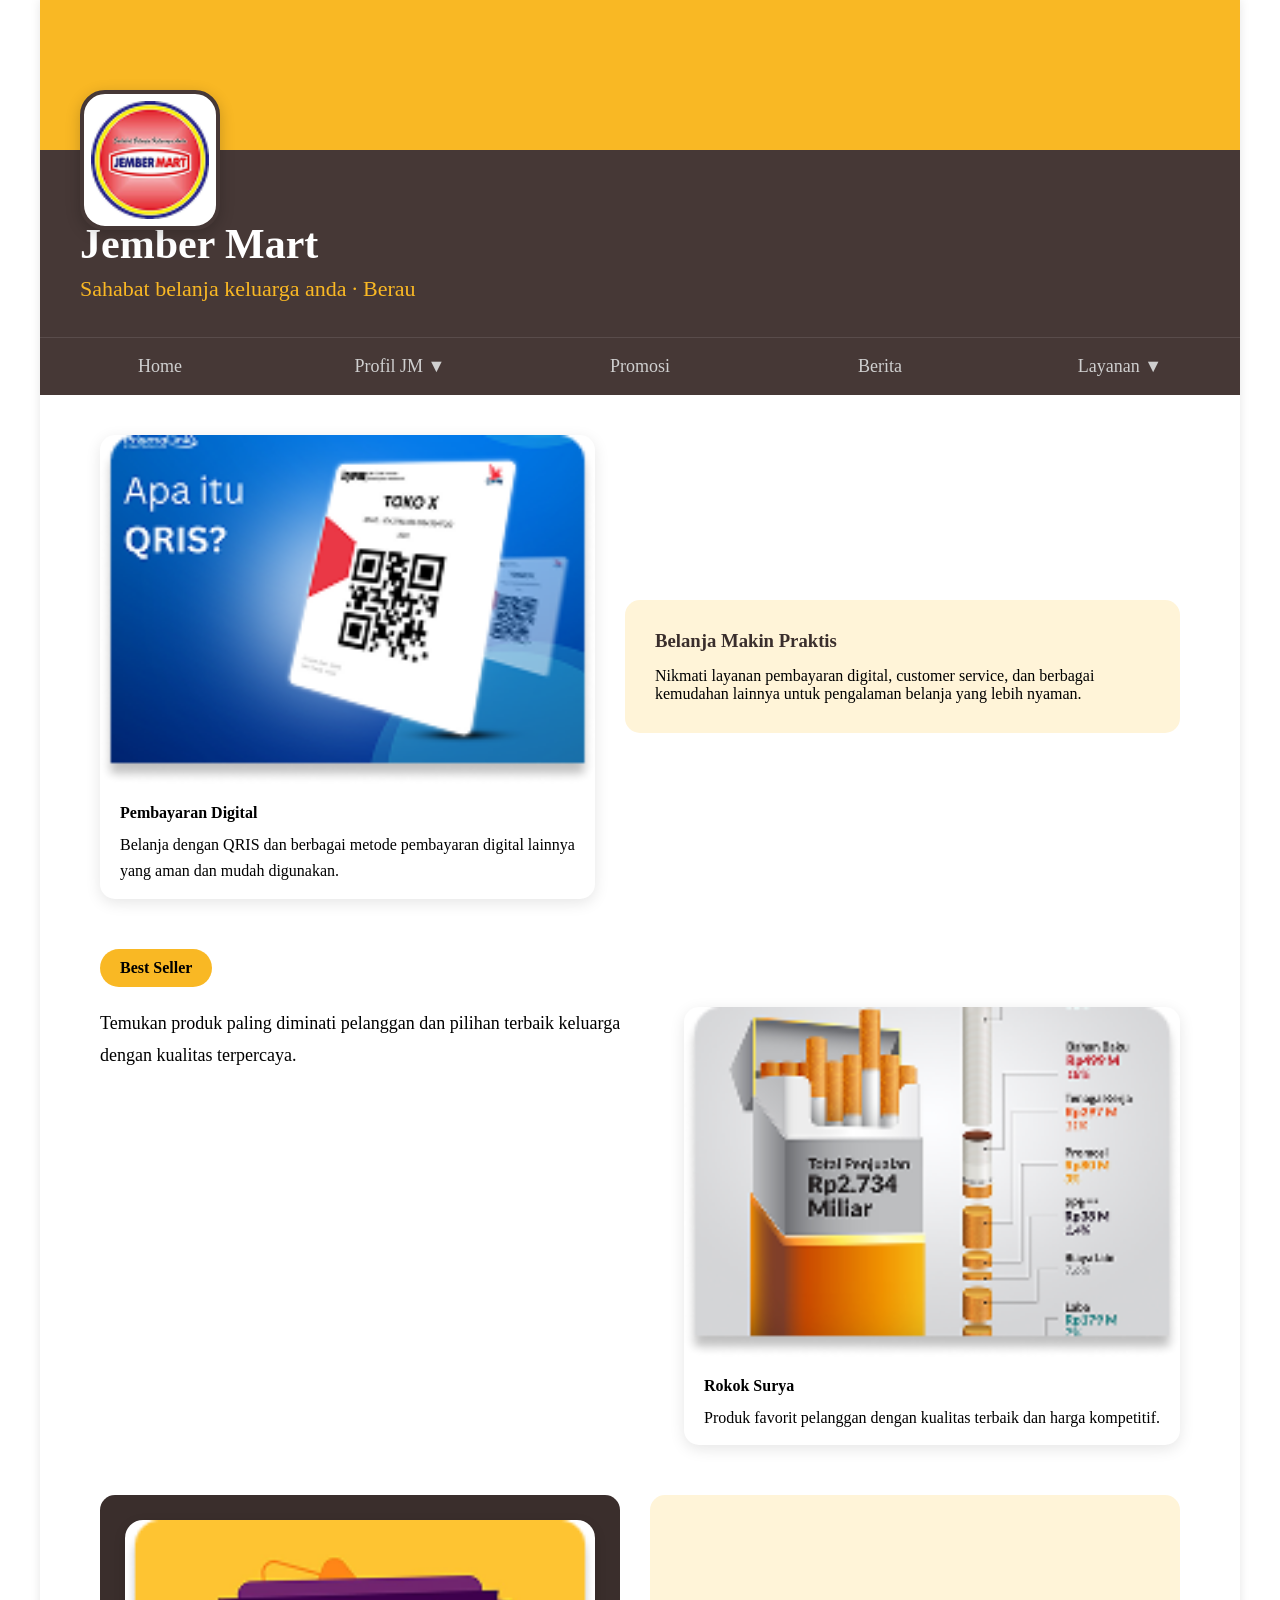
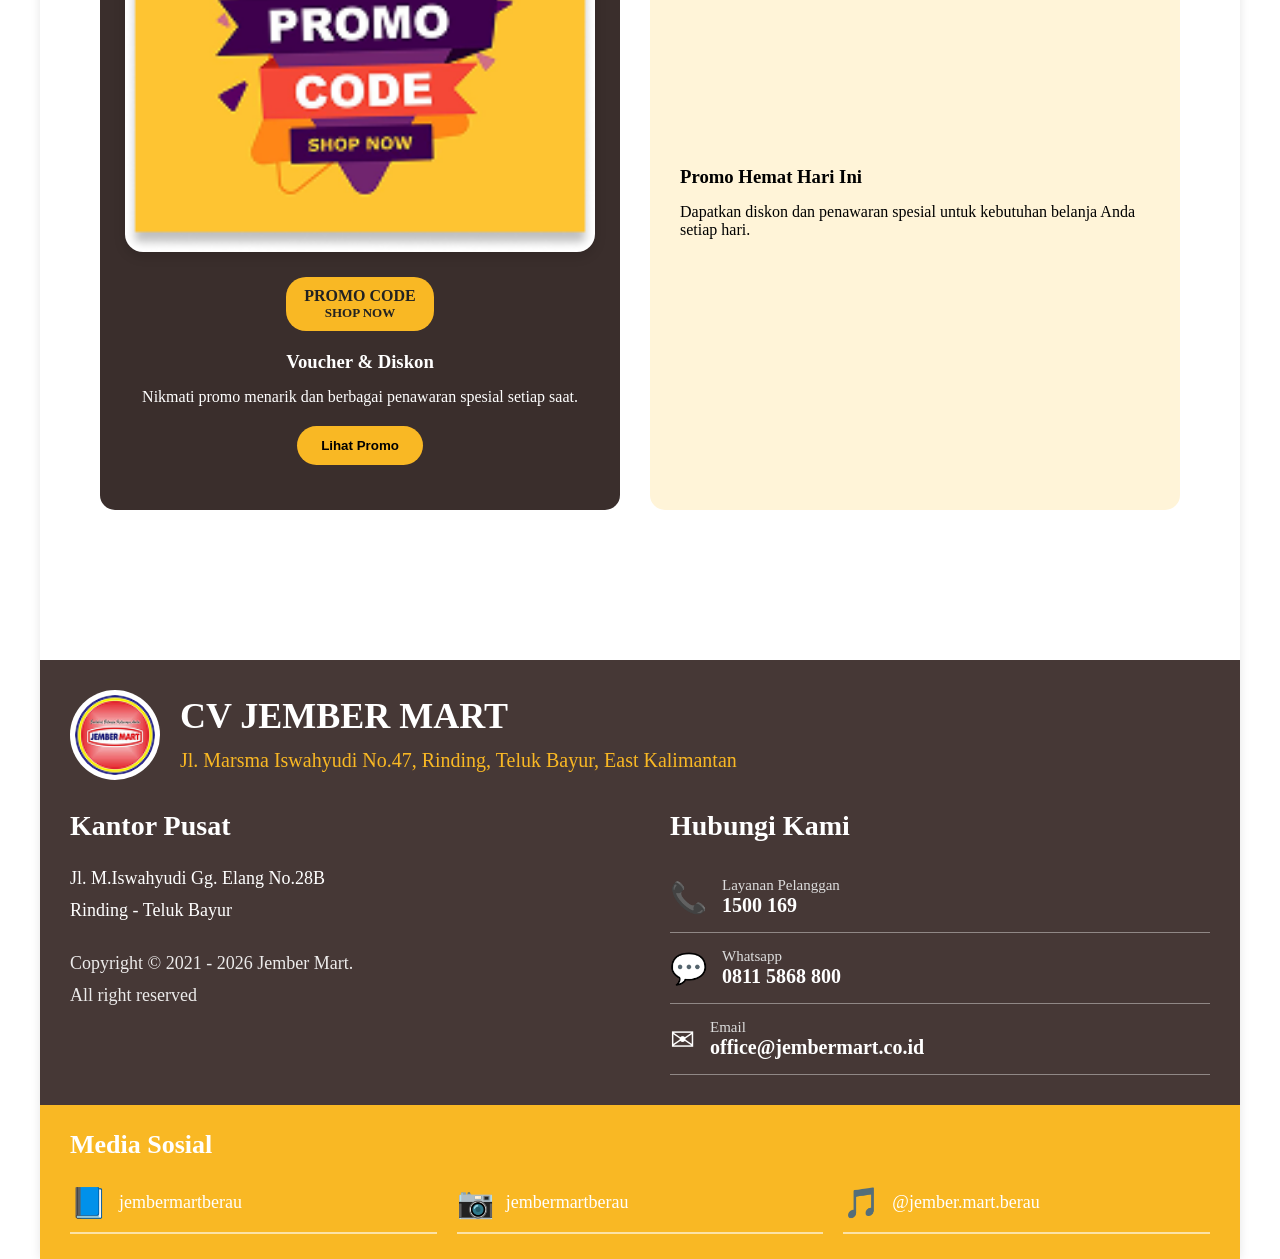
<file: index.html>
<!DOCTYPE html>
<html lang="id">
<head>
    <meta charset="UTF-8">
    <meta name="viewport" content="width=device-width, initial-scale=1.0">
    <title>Jember Mart - Berau</title>
    <link rel="stylesheet" href="style.css">
    <style>
        .container {
            max-width: 1200px;
            margin: 0 auto;
            background-color: #ffffff;
            box-shadow: 0 0 10px rgba(0,0,0,0.1);
        }
    </style>
</head>
<body>

<div class="container">

    <!-- HEADER -->
<header class="header-cover">

    <div class="cover-kuning"></div>

    <div class="profil-header">

        <div class="logo-box">
            <img src="Asset/OIP (1) 1-2.png" alt="Logo Jember Mart">
        </div>

        <div class="info-header">
            <h1>Jember Mart</h1>
            <p>Sahabat belanja keluarga anda · Berau</p>
        </div>

    </div>

</header>

<nav class="navbar">
    <a href="index.html" class="nav-link active">Home</a>

    <div class="dropdown">
        <a href="profilJM.html" class="nav-link">
            Profil JM ▼
        </a>

        <div class="dropdown-content">
            <a href="profilJM.html#tentang">Tentang Jember Mart</a>
            <a href="sejarah.html">Sejarah Jember Mart</a>
        </div>
    </div>

    <a href="promosi.html" class="nav-link">Promosi</a>
    <a href="berita.html" class="nav-link">Berita</a>

<div class="dropdown">
    <a href="#" class="nav-link">
        Layanan ▼
    </a>

    <div class="dropdown-content">
        <a href="pengajuan_produk.html">
            Pengajuan Produk
        </a>

        <a href="verifikasi_produk.html">
            Verifikasi Produk
        </a>
    </div>
</div>
</nav>


    <!-- CONTENT -->
    <main class="content">

        <!-- QRIS -->
        <section class="row qris">

            <div class="col-left">
                <div class="card-style">

                    <img src="Asset/Rectangle 12.png"
                         alt="QRIS"
                         class="foto-kartu">

                    <h4>Pembayaran Digital</h4>

                    <p>
                        Belanja dengan QRIS dan berbagai metode
                        pembayaran digital lainnya yang aman
                        dan mudah digunakan.
                    </p>

                </div>
            </div>

            <div class="col-right">
                <h3>Belanja Makin Praktis</h3>

                <p>
                    Nikmati layanan pembayaran digital,
                    customer service, dan berbagai kemudahan
                    lainnya untuk pengalaman belanja yang
                    lebih nyaman.
                </p>
            </div>

        </section>

        <!-- BEST SELLER -->
        <section class="section">

            <div class="badge">
                Best Seller
            </div>

            <div class="row bestseller">

                <div class="col-left">
                    <p class="desc">
                        Temukan produk paling diminati
                        pelanggan dan pilihan terbaik keluarga
                        dengan kualitas terpercaya.
                    </p>
                </div>

                <div class="col-right card-container">

                    <div class="card-style">

                        <img src="Asset/Rectangle 19.png"
                             alt="Rokok Surya"
                             class="foto-kartu">

                        <h4>Rokok Surya</h4>

                        <p>
                            Produk favorit pelanggan dengan
                            kualitas terbaik dan harga
                            kompetitif.
                        </p>

                    </div>

                </div>

            </div>

        </section>

        <!-- PROMO -->
        <section class="row promo">

            <div class="col-left promo-dark">

                <div class="card-style promo-card">
                    <img src="Asset/Rectangle 22.png"
                         alt="Promo"
                         class="foto-kartu">
                </div>

                <div class="promo-tag">
                    PROMO CODE
                    <span>SHOP NOW</span>
                </div>

                <h3>Voucher & Diskon</h3>

                <p>
                    Nikmati promo menarik dan berbagai
                    penawaran spesial setiap saat.
                </p>

                <button class="btn">
                    Lihat Promo
                </button>

            </div>

            <div class="col-right promo-light">

                <h3>Promo Hemat Hari Ini</h3>

                <p>
                    Dapatkan diskon dan penawaran spesial
                    untuk kebutuhan belanja Anda setiap hari.
                </p>

            </div>

        </section>

    </main>

<footer class="footer">

    <!-- BAGIAN ATAS -->
    <div class="footer-main">

        <div class="footer-header">

            <img src="Asset/OIP (1) 1-2.png" alt="Logo">

            <div>
                <h2>CV JEMBER MART</h2>

                <p>
                    Jl. Marsma Iswahyudi No.47,
                    Rinding, Teluk Bayur,
                    East Kalimantan
                </p>
            </div>

        </div>

        <div class="footer-content">

            <div class="footer-section">

                <h3>Kantor Pusat</h3>

                <p>
                    Jl. M.Iswahyudi Gg. Elang No.28B<br>
                    Rinding - Teluk Bayur
                </p>

                <p class="copyright">
                    Copyright © 2021 - 2026 Jember Mart.<br>
                    All right reserved
                </p>

            </div>

            <div class="footer-section">

                <h3>Hubungi Kami</h3>

                <div class="kontak-item">
                    <span>📞</span>
                    <div>
                        <small>Layanan Pelanggan</small>
                        <strong>1500 169</strong>
                    </div>
                </div>

                <div class="kontak-item">
                    <span>💬</span>
                    <div>
                        <small>Whatsapp</small>
                        <strong>0811 5868 800</strong>
                    </div>
                </div>

                <div class="kontak-item">
                    <span>✉</span>
                    <div>
                        <small>Email</small>
                        <strong>office@jembermart.co.id</strong>
                    </div>
                </div>

            </div>

        </div>

    </div>

    <!-- BAGIAN BAWAH -->
    <div class="footer-social">

        <h3>Media Sosial</h3>

        <div class="social-grid">

            <div class="social-item">
                <span>📘</span>
                <p>jembermartberau</p>
            </div>

            <div class="social-item">
                <span>📷</span>
                <p>jembermartberau</p>
            </div>

            <div class="social-item">
                <span>🎵</span>
                <p>@jember.mart.berau</p>
            </div>

        </div>

    </div>

</footer>

</div>

</body>
</html>
</file>
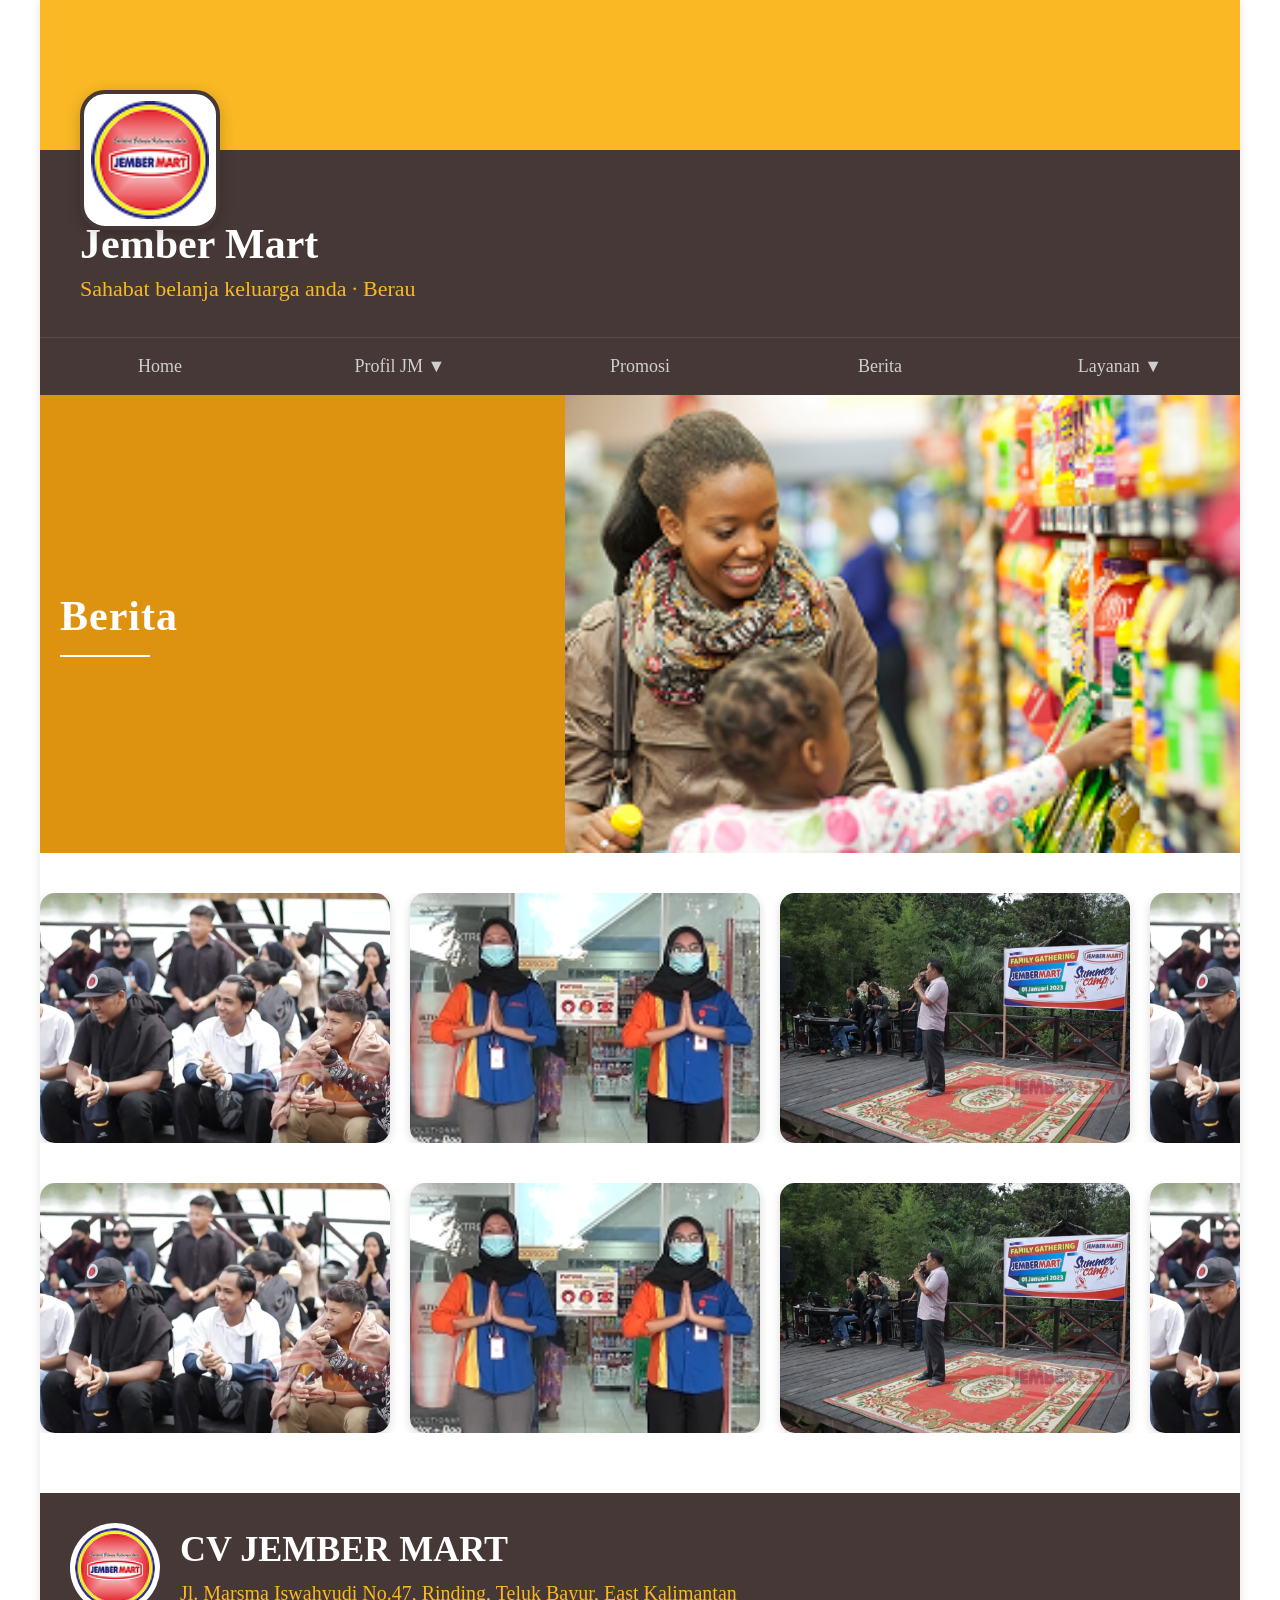
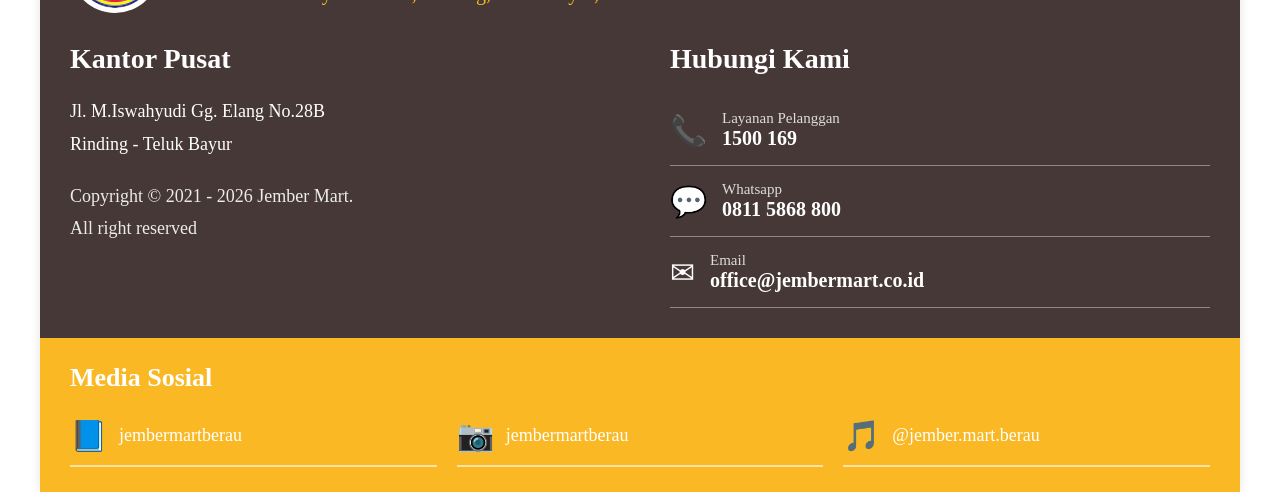
<file: berita.html>
<!DOCTYPE html>
<html lang="id">

<head>
    <meta charset="UTF-8">
    <meta name="viewport" content="width=device-width, initial-scale=1.0">
    <title>Jember Mart - Berau</title>
    <link rel="stylesheet" href="style.css">
    <style>
        /* BANNER BERITA */
        .container {
            max-width: 1200px;
            margin: 0 auto;
            background-color: #ffffff;
            box-shadow: 0 0 10px rgba(0, 0, 0, 0.1);
        }

        .banner-berita {
            margin-bottom: 40px;
        }

        .banner-kiri {
            background: #f6a000;
            padding: 0;
        }

        .banner-content {
            display: flex;
            align-items: stretch;
            min-height: 220px;
        }

        .banner-text {
            width: 50%;
            padding: 25px 20px;
            color: white;
        }

        .banner-text h2 {
            font-size: 42px;
            font-weight: 700;
            margin-bottom: 15px;
            letter-spacing: 1px;
        }

        .banner-text hr {
            width: 90px;
            border: none;
            border-top: 2px solid white;
        }

        .banner-gambar {
            width: 65%;
        }

        .banner-gambar img {
            width: 100%;
            height: 100%;
            object-fit: cover;
            display: block;
        }

        /* BERITA */
        .galeri-slider {
            width: 100%;
            overflow: hidden;
            position: relative;
            margin-bottom: 40px;
        }

        .galeri-track {
            display: flex;
            gap: 20px;
            width: max-content;
            animation: scrollGaleri 20s linear infinite;
        }

        .galeri-track img {
            width: 350px;
            height: 250px;
            object-fit: cover;
            border-radius: 15px;
            box-shadow: 0 3px 10px rgba(0, 0, 0, 0.15);
            flex-shrink: 0;
        }

        @keyframes scrollGaleri {
            from {
                transform: translateX(0);
            }

            to {
                transform: translateX(-50%);
            }
        }

        /* Pause saat cursor di atas gambar */
        .galeri-track:hover {
            animation-play-state: paused;
        }
    </style>
</head>

<body>
    <div class="container">

        <!-- HEADER -->
        <header class="header-cover">

            <div class="cover-kuning"></div>

            <div class="profil-header">

                <div class="logo-box">
                    <img src="Asset/OIP (1) 1-2.png" alt="Logo Jember Mart">
                </div>

                <div class="info-header">
                    <h1>Jember Mart</h1>
                    <p>Sahabat belanja keluarga anda · Berau</p>
                </div>

            </div>

        </header>

        <nav class="navbar">
            <a href="index.html" class="nav-link active">Home</a>

            <div class="dropdown">
                <a href="profilJM.html" class="nav-link">
                    Profil JM ▼
                </a>

                <div class="dropdown-content">
                    <a href="profilJM.html#tentang">Tentang Jember Mart</a>
                    <a href="sejarah.html">Sejarah Jember Mart</a>
                </div>
            </div>

            <a href="promosi.html" class="nav-link">Promosi</a>
            <a href="berita.html" class="nav-link">Berita</a>

            <div class="dropdown">
                <a href="#" class="nav-link">
                    Layanan ▼
                </a>

                <div class="dropdown-content">
                    <a href="pengajuan_produk.html">
                        Pengajuan Produk
                    </a>

                    <a href="verifikasi_produk.html">
                        Verifikasi Produk
                    </a>
                </div>
            </div>
        </nav>


        <section class="banner-berita">

            <div class="banner-kiri">

                <div class="banner-content">

                    <div class="banner-text">
                        <h2>Berita</h2>
                        <hr>
                    </div>

                    <div class="banner-gambar">
                        <img src="Asset/image 11-1.png" alt="Berita">
                    </div>

                </div>

            </div>

        </section>

        <div class="galeri-slider">

            <div class="galeri-track">

                <img src="Asset/img1.png" alt="">
                <img src="Asset/image 10-1.png" alt="">
                <img src="Asset/image20.png" alt="">

                <!-- Duplikat agar scroll tidak putus -->
                <img src="Asset/img1.png" alt="">
                <img src="Asset/image 10-1.png" alt="">
                <img src="Asset/image20.png" alt="">
            </div>

        </div>

        <div class="galeri-slider">

            <div class="galeri-track">

                <img src="Asset/img1.png" alt="">
                <img src="Asset/image 10-1.png" alt="">
                <img src="Asset/image20.png" alt="">

                <!-- Duplikat agar scroll tidak putus -->
                <img src="Asset/img1.png" alt="">
                <img src="Asset/image 10-1.png" alt="">
                <img src="Asset/image20.png" alt="">
            </div>
        </div>


    <!-- FOOTER -->
    <footer class="footer">

        <!-- BAGIAN ATAS -->
        <div class="footer-main">

            <div class="footer-header">

                <img src="Asset/OIP (1) 1-2.png" alt="Logo">

                <div>
                    <h2>CV JEMBER MART</h2>

                    <p>
                        Jl. Marsma Iswahyudi No.47,
                        Rinding, Teluk Bayur,
                        East Kalimantan
                    </p>
                </div>

            </div>

            <div class="footer-content">

                <div class="footer-section">

                    <h3>Kantor Pusat</h3>

                    <p>
                        Jl. M.Iswahyudi Gg. Elang No.28B<br>
                        Rinding - Teluk Bayur
                    </p>

                    <p class="copyright">
                        Copyright © 2021 - 2026 Jember Mart.<br>
                        All right reserved
                    </p>

                </div>

                <div class="footer-section">

                    <h3>Hubungi Kami</h3>

                    <div class="kontak-item">
                        <span>📞</span>
                        <div>
                            <small>Layanan Pelanggan</small>
                            <strong>1500 169</strong>
                        </div>
                    </div>

                    <div class="kontak-item">
                        <span>💬</span>
                        <div>
                            <small>Whatsapp</small>
                            <strong>0811 5868 800</strong>
                        </div>
                    </div>

                    <div class="kontak-item">
                        <span>✉</span>
                        <div>
                            <small>Email</small>
                            <strong>office@jembermart.co.id</strong>
                        </div>
                    </div>

                </div>

            </div>

        </div>

        <!-- BAGIAN BAWAH -->
        <div class="footer-social">

            <h3>Media Sosial</h3>

            <div class="social-grid">

                <div class="social-item">
                    <span>📘</span>
                    <p>jembermartberau</p>
                </div>

                <div class="social-item">
                    <span>📷</span>
                    <p>jembermartberau</p>
                </div>

                <div class="social-item">
                    <span>🎵</span>
                    <p>@jember.mart.berau</p>
                </div>

            </div>

        </div>

    </footer>
    </div>
</body>

</html>
</file>
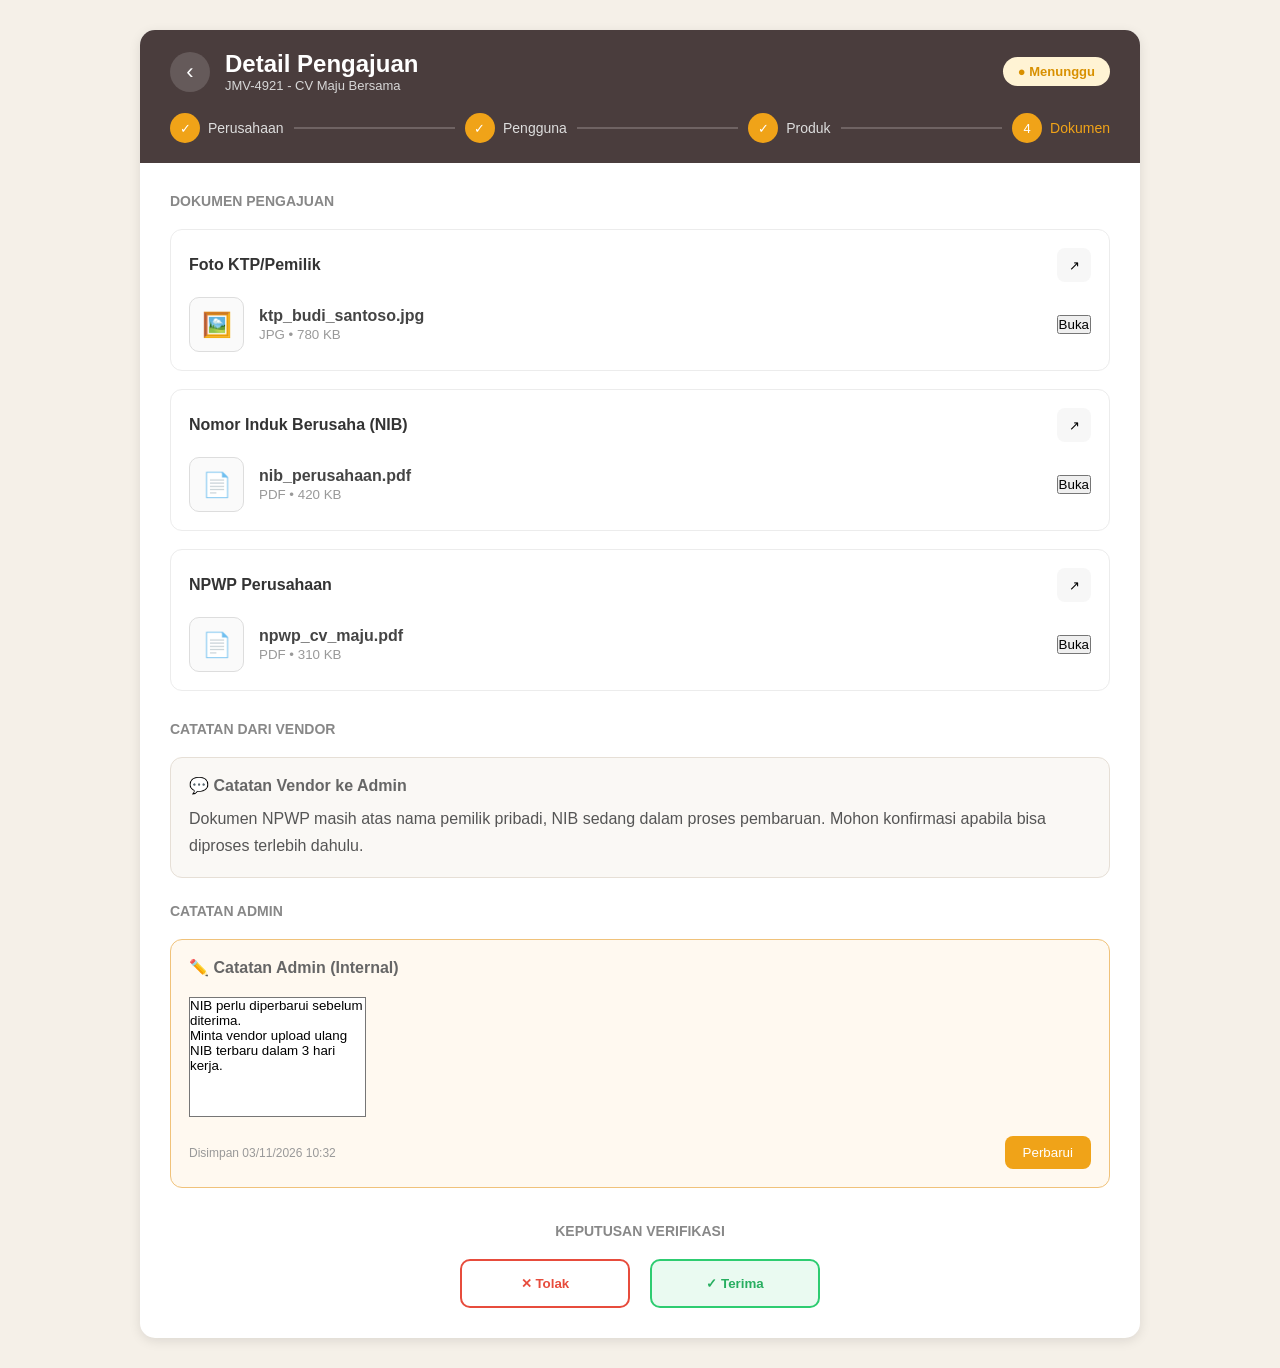
<file: dokumen-admin.html>
<!DOCTYPE html>
<html lang="id">

<head>
    <meta charset="UTF-8">
    <meta name="viewport" content="width=device-width, initial-scale=1.0">
    <title>Detail Pengajuan Vendor</title>

    <style>
        * {
            margin: 0;
            padding: 0;
            box-sizing: border-box;
            font-family: Segoe UI, sans-serif;
        }

        body {
            background: #f5f0e8;
        }

        .container {
            max-width: 1000px;
            margin: 30px auto;
            background: #fff;
            border-radius: 15px;
            overflow: hidden;
            box-shadow: 0 3px 12px rgba(0, 0, 0, .1);
        }

        /* HEADER */
        .detail-header {
            background: #4a3d3d;
            padding: 20px 30px;
            display: flex;
            justify-content: space-between;
            align-items: center;
        }

        .header-left {
            display: flex;
            align-items: center;
            gap: 15px;
        }

        .back-btn {
            width: 40px;
            height: 40px;
            border-radius: 50%;
            background: rgba(255, 255, 255, .15);
            color: #fff;
            display: flex;
            justify-content: center;
            align-items: center;
            text-decoration: none;
            font-size: 22px;
        }

        .title-area h2 {
            color: #fff;
            font-size: 24px;
        }

        .title-area p {
            color: #d7d7d7;
            font-size: 13px;
        }

        .status-badge {
            background: #fff3d4;
            color: #d89000;
            padding: 7px 15px;
            border-radius: 20px;
            font-size: 13px;
            font-weight: 600;
        }

        /* STEPPER */
        .stepper {
            background: #4a3d3d;
            padding: 0 30px 20px;
            display: flex;
            align-items: center;
        }

        .step {
            display: flex;
            align-items: center;
            gap: 8px;
        }

        .step span {
            width: 30px;
            height: 30px;
            border-radius: 50%;
            background: #6f6363;
            color: #fff;
            display: flex;
            justify-content: center;
            align-items: center;
            font-size: 13px;
        }

        .step.active span {
            background: #f0a318;
        }

        .step p {
            color: #ddd;
            font-size: 14px;
        }

        .step.active p {
            color: #f0a318;
        }

        .line {
            flex: 1;
            height: 2px;
            background: #6f6363;
            margin: 0 10px;
        }

        /* CONTENT */
        .content {
            padding: 30px;
        }

        .section-title {
            font-size: 14px;
            color: #888;
            margin-bottom: 20px;
            font-weight: 600;
        }

        .form-grid {
            display: grid;
            grid-template-columns: 1fr;
            gap: 20px;
        }

        .form-group {
            display: flex;
            flex-direction: column;
        }

        .form-group label {
            margin-bottom: 8px;
            color: #666;
            font-size: 14px;
        }

        .form-group label span {
            color: #f0a318;
        }

        .form-group input,
        .form-group textarea,
        .form-group select {
            width: 100%;
            border: 1px solid #ddd;
            border-radius: 10px;
            padding: 14px;
            font-size: 14px;
            background: #fff;
        }

        .form-row {
            display: grid;
            grid-template-columns: 1fr 1fr;
            gap: 15px;
        }

        textarea {
            resize: none;
            min-height: 90px;
        }

        /* FOOTER BUTTON */
        .footer-btn {
            border-top: 1px solid #eee;
            padding: 25px 30px;
            display: flex;
            justify-content: space-between;
        }

        .btn {
            border: none;
            border-radius: 10px;
            padding: 14px 30px;
            cursor: pointer;
            font-size: 15px;
        }

        .btn-back {
            background: #efebe5;
            color: #555;
        }

        .btn-next {
            background: #f0a318;
            color: white;
        }

        .btn-next:hover {
            background: #de9400;
        }

        /* RESPONSIVE */
        @media(max-width:768px) {

            .form-row {
                grid-template-columns: 1fr;
            }

            .step p {
                display: none;
            }

            .detail-header {
                flex-direction: column;
                gap: 15px;
                align-items: flex-start;
            }

            .footer-btn {
                flex-direction: column;
                gap: 10px;
            }

            .btn {
                width: 100%;
            }
        }

        .summary-box {
            margin-top: 20px;
            border: 1px solid #e8e2d8;
            background: #faf8f5;
            border-radius: 12px;
            padding: 20px;
        }

        .summary-box h4 {
            color: #999;
            font-size: 12px;
            margin-bottom: 15px;
            text-transform: uppercase;
        }

        .summary-row {
            display: flex;
            justify-content: space-between;
            margin-bottom: 10px;
        }

        .summary-row:last-child {
            margin-bottom: 0;
        }

        .summary-row span {
            color: #777;
        }

        .summary-row strong {
            color: #333;
        }

        .step.done span {
            background: #f0a318;
            color: #fff;
        }

        .document-card {
            border: 1px solid #ececec;
            border-radius: 12px;
            padding: 18px;
            margin-bottom: 18px;
            background: #fff;
        }

        .document-header {
            display: flex;
            justify-content: space-between;
            align-items: center;
            margin-bottom: 15px;
        }

        .document-header h4 {
            font-size: 16px;
            color: #333;
        }

        .icon-btn {
            width: 34px;
            height: 34px;
            border: none;
            background: #f7f7f7;
            border-radius: 8px;
            cursor: pointer;
        }

        .document-file {
            display: flex;
            align-items: center;
            gap: 15px;
        }

        .doc-icon {
            width: 55px;
            height: 55px;
            border-radius: 10px;
            background: #fafafa;
            border: 1px solid #ddd;
            display: flex;
            justify-content: center;
            align-items: center;
            font-size: 24px;
        }

        .doc-info {
            flex: 1;
        }

        .doc-info strong {
            display: block;
            color: #444;
        }

        .doc-info small {
            color: #999;
        }

        .note-card {
            background: #faf8f5;
            border: 1px solid #e6dfd6;
            border-radius: 12px;
            padding: 18px;
        }

        .note-title {
            font-weight: 600;
            color: #666;
            margin-bottom: 10px;
        }

        .note-content {
            color: #555;
            line-height: 1.7;
        }

        .admin-note {
            border: 1px solid #f0c27a;
            background: #fff9f0;
            border-radius: 12px;
            padding: 18px;
        }

        .admin-note textarea {
            background: #fff;
            margin-top: 10px;
            margin-bottom: 15px;
            min-height: 120px;
        }

        .note-footer {
            display: flex;
            justify-content: space-between;
            align-items: center;
        }

        .note-footer span {
            color: #999;
            font-size: 12px;
        }

        .btn-update {
            background: #f0a318;
            color: #fff;
            border: none;
            border-radius: 8px;
            padding: 9px 18px;
            cursor: pointer;
        }

        .decision-btn {
            display: flex;
            justify-content: center;
            gap: 20px;
        }

        .btn-reject {
            width: 170px;
            padding: 15px;
            border-radius: 10px;
            border: 2px solid #e74c3c;
            background: #fff;
            color: #e74c3c;
            font-weight: 600;
            cursor: pointer;
        }

        .btn-accept {
            width: 170px;
            padding: 15px;
            border-radius: 10px;
            border: 2px solid #2ecc71;
            background: #eafaf1;
            color: #27ae60;
            font-weight: 600;
            cursor: pointer;
        }

        .btn-reject:hover {
            background: #e74c3c;
            color: #fff;
        }

        .btn-accept:hover {
            background: #2ecc71;
            color: #fff;
        }
    </style>

</head>

<body>

    <div class="container">

        <!-- HEADER -->
        <div class="detail-header">

            <div class="header-left">

                <a href="admin_pengajuan.php" class="back-btn">‹</a>

                <div class="title-area">
                    <h2>Detail Pengajuan</h2>
                    <p>JMV-4921 - CV Maju Bersama</p>
                </div>

            </div>

            <div class="status-badge">
                ● Menunggu
            </div>

        </div>

        <!-- STEPPER -->
        <div class="stepper">

            <div class="step done">
                <span>✓</span>
                <p>Perusahaan</p>
            </div>

            <div class="line"></div>

            <div class="step done">
                <span>✓</span>
                <p>Pengguna</p>
            </div>

            <div class="line"></div>

            <div class="step done">
                <span>✓</span>
                <p>Produk</p>
            </div>

            <div class="line"></div>

            <div class="step active">
                <span>4</span>
                <p>Dokumen</p>
            </div>

        </div>

        <!-- FORM -->
        <div class="content">

            <div class="section-title">
                DOKUMEN PENGAJUAN
            </div>

            <!-- KTP -->
            <div class="document-card">

                <div class="document-header">
                    <h4>Foto KTP/Pemilik</h4>
                    <button class="icon-btn">↗</button>
                </div>

                <div class="document-file">
                    <div class="doc-icon">🖼️</div>

                    <div class="doc-info">
                        <strong>ktp_budi_santoso.jpg</strong>
                        <small>JPG • 780 KB</small>
                    </div>

                    <button class="lihat-btn">Buka</button>
                </div>

            </div>

            <!-- NIB -->
            <div class="document-card">

                <div class="document-header">
                    <h4>Nomor Induk Berusaha (NIB)</h4>
                    <button class="icon-btn">↗</button>
                </div>

                <div class="document-file">
                    <div class="doc-icon">📄</div>

                    <div class="doc-info">
                        <strong>nib_perusahaan.pdf</strong>
                        <small>PDF • 420 KB</small>
                    </div>

                    <button class="lihat-btn">Buka</button>
                </div>

            </div>

            <!-- NPWP -->
            <div class="document-card">

                <div class="document-header">
                    <h4>NPWP Perusahaan</h4>
                    <button class="icon-btn">↗</button>
                </div>

                <div class="document-file">
                    <div class="doc-icon">📄</div>

                    <div class="doc-info">
                        <strong>npwp_cv_maju.pdf</strong>
                        <small>PDF • 310 KB</small>
                    </div>

                    <button class="lihat-btn">Buka</button>
                </div>

            </div>


            <!-- CATATAN VENDOR -->

            <div class="section-title" style="margin-top:30px">
                CATATAN DARI VENDOR
            </div>

            <div class="note-card">

                <div class="note-title">
                    💬 Catatan Vendor ke Admin
                </div>

                <div class="note-content">
                    Dokumen NPWP masih atas nama pemilik pribadi, NIB sedang dalam proses pembaruan.
                    Mohon konfirmasi apabila bisa diproses terlebih dahulu.
                </div>

            </div>


            <!-- CATATAN ADMIN -->

            <div class="section-title" style="margin-top:25px">
                CATATAN ADMIN
            </div>

            <div class="admin-note">

                <div class="note-title">
                    ✏️ Catatan Admin (Internal)
                </div>

                <textarea readonly>
NIB perlu diperbarui sebelum diterima.
Minta vendor upload ulang NIB terbaru dalam 3 hari kerja.
        </textarea>

                <div class="note-footer">

                    <span>Disimpan 03/11/2026 10:32</span>

                    <button class="btn-update">
                        Perbarui
                    </button>

                </div>

            </div>


            <div class="section-title" style="margin-top:35px;text-align:center">
                KEPUTUSAN VERIFIKASI
            </div>

            <div class="decision-btn">

                <button class="btn-reject">
                    ✕ Tolak
                </button>

                <button class="btn-accept" onclick="window.location.href='admin_pengajuan.php'">
                    ✓ Terima
                </button>

            </div>

        </div>


        </div>

    </div>

</body>

</html>
</file>
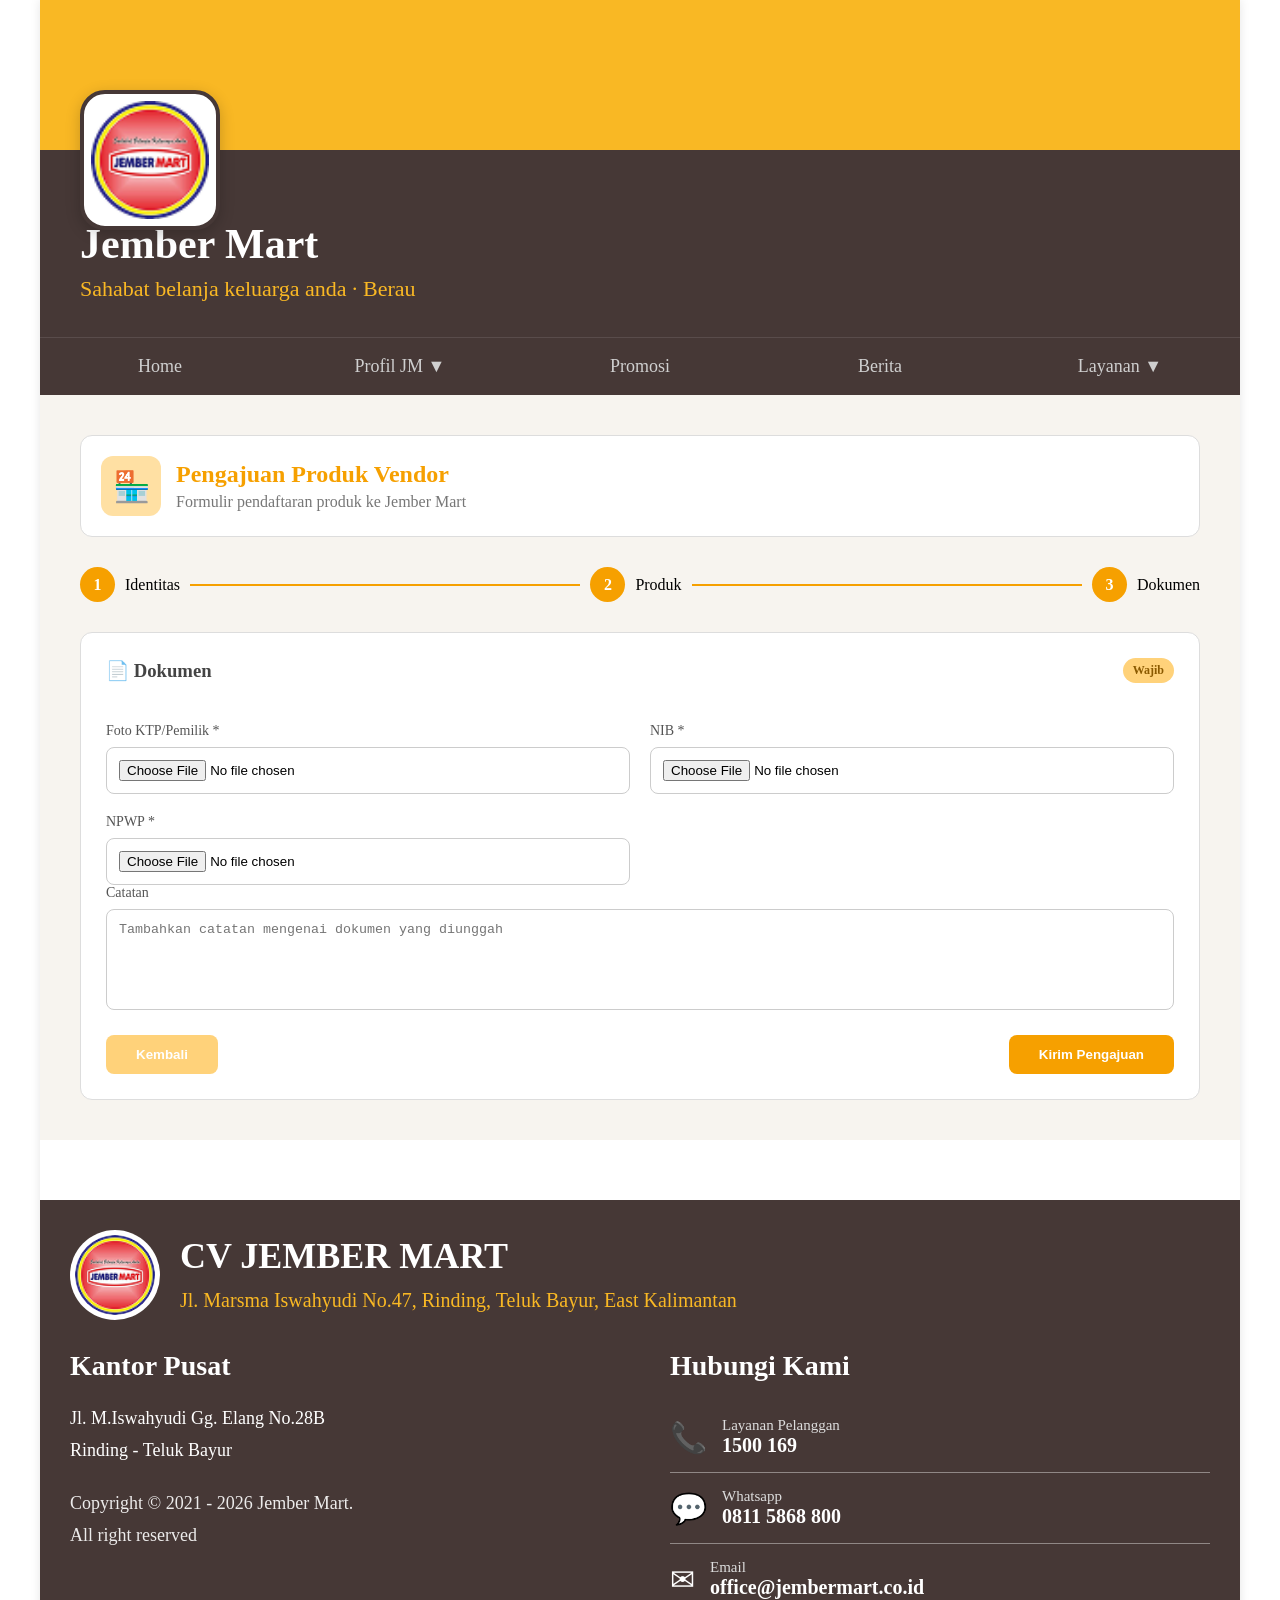
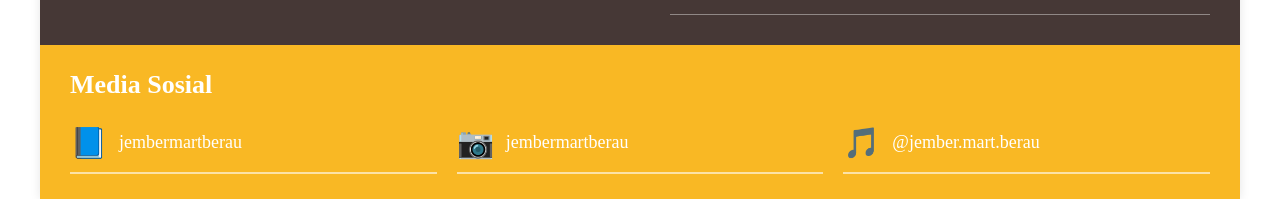
<file: dokumen.html>
<!DOCTYPE html>
<html lang="id">

<head>
    <meta charset="UTF-8">
    <meta name="viewport" content="width=device-width, initial-scale=1.0">
    <title>Jember Mart - Berau</title>
    <link rel="stylesheet" href="style.css">
    <style>
        .container {
            max-width: 1200px;
            margin: 0 auto;
            background-color: #ffffff;
            box-shadow: 0 0 10px rgba(0, 0, 0, 0.1);
        }

        /* PENGAJUAN PRODUK */

        .content {
            padding: 40px;
            background: #f7f4ef;
        }

        .vendor-header {
            background: #fff;
            border: 1px solid #ddd;
            border-radius: 12px;
            padding: 20px;
            display: flex;
            align-items: center;
            gap: 15px;
            margin-bottom: 30px;
        }

        .vendor-icon {
            width: 60px;
            height: 60px;
            background: #ffe0a3;
            border-radius: 12px;
            display: flex;
            justify-content: center;
            align-items: center;
            font-size: 30px;
        }

        .vendor-header h2 {
            color: #f6a000;
            margin-bottom: 5px;
        }

        .vendor-header p {
            color: #777;
        }

        .step-wrapper {
            display: flex;
            align-items: center;
            margin-bottom: 30px;
        }

        .step {
            display: flex;
            align-items: center;
            gap: 10px;
        }

        .step span {
            width: 35px;
            height: 35px;
            border-radius: 50%;
            background: #ffd27a;
            display: flex;
            justify-content: center;
            align-items: center;
            font-weight: bold;
        }

        .step.active span {
            background: #f6a000;
            color: white;
        }

        .line {
            flex: 1;
            height: 2px;
            background: #ddd;
            margin: 0 10px;
        }

        .vendor-form {
            display: flex;
            flex-direction: column;
            gap: 25px;
        }

        .form-card {
            background: white;
            border-radius: 12px;
            border: 1px solid #ddd;
            padding: 25px;
        }

        .form-card h3 {
            margin-bottom: 20px;
            color: #444;
        }

        .form-grid {
            display: grid;
            grid-template-columns: repeat(2, 1fr);
            gap: 20px;
        }

        .form-group {
            display: flex;
            flex-direction: column;
        }

        .form-group label {
            margin-bottom: 8px;
            color: #555;
            font-size: 14px;
        }

        .form-group input,
        .form-group select,
        .form-group textarea {
            padding: 12px;
            border: 1px solid #ccc;
            border-radius: 8px;
        }

        .form-group textarea {
            resize: none;
        }

        .card-title {
            display: flex;
            justify-content: space-between;
            align-items: center;
            margin-bottom: 20px;
        }

        .badge {
            background: #ffd27a;
            color: #8b5a00;
            padding: 5px 10px;
            border-radius: 20px;
            font-size: 12px;
        }

        .btn-area {
            text-align: right;
            margin-top: 20px;
        }

        .btn-next {
            background: #f6a000;
            color: white;
            border: none;
            padding: 12px 25px;
            border-radius: 8px;
            cursor: pointer;
            font-weight: bold;
        }

        .btn-next:hover {
            background: #df8f00;
        }

        @media(max-width:768px) {

            .content {
                padding: 20px;
            }

            .form-grid {
                grid-template-columns: 1fr;
            }

        }

        /* STEP PRODUK */

        .step.done span {
            background: #f6a000;
            color: #fff;
        }

        .line.active {
            background: #f6a000;
        }

        .button-group {
            display: flex;
            justify-content: space-between;
            margin-top: 25px;
        }

        .btn-back {
            background: #ffd27a;
            border: none;
            color: #fff;
            padding: 12px 30px;
            border-radius: 8px;
            cursor: pointer;
            font-weight: 600;
        }

        .btn-next {
            background: #f6a000;
            border: none;
            color: white;
            padding: 12px 30px;
            border-radius: 8px;
            cursor: pointer;
            font-weight: 600;
        }

        .btn-back:hover {
            opacity: .9;
        }

        .btn-next:hover {
            background: #df8f00;
        }
    </style>
</head>

<body>

    <div class="container">

        <!-- HEADER -->
        <header class="header-cover">

            <div class="cover-kuning"></div>

            <div class="profil-header">

                <div class="logo-box">
                    <img src="Asset/OIP (1) 1-2.png" alt="Logo Jember Mart">
                </div>

                <div class="info-header">
                    <h1>Jember Mart</h1>
                    <p>Sahabat belanja keluarga anda · Berau</p>
                </div>

            </div>

        </header>

        <nav class="navbar">
            <a href="index.html" class="nav-link active">Home</a>

            <div class="dropdown">
                <a href="profilJM.html" class="nav-link">
                    Profil JM ▼
                </a>

                <div class="dropdown-content">
                    <a href="profilJM.html#tentang">Tentang Jember Mart</a>
                    <a href="sejarah.html">Sejarah Jember Mart</a>
                </div>
            </div>

            <a href="promosi.html" class="nav-link">Promosi</a>
            <a href="berita.html" class="nav-link">Berita</a>

<div class="dropdown">
    <a href="#" class="nav-link">
        Layanan ▼
    </a>

    <div class="dropdown-content">
        <a href="pengajuan_produk.html">
            Pengajuan Produk
        </a>

        <a href="verifikasi_produk.html">
            Verifikasi Produk
        </a>
    </div>
</div>
        </nav>


        <!-- CONTENT -->
        <main class="content">

            <section class="vendor-header">

                <div class="vendor-icon">🏪</div>

                <div>
                    <h2>Pengajuan Produk Vendor</h2>
                    <p>Formulir pendaftaran produk ke Jember Mart</p>
                </div>

            </section>

            <section class="step-wrapper">

                <div class="step done">
                    <span>1</span>
                    <p>Identitas</p>
                </div>

                <div class="line active"></div>

                <div class="step done">
                    <span>2</span>
                    <p>Produk</p>
                </div>

                <div class="line active"></div>

                <div class="step active">
                    <span>3</span>
                    <p>Dokumen</p>
                </div>

            </section>

            <form class="vendor-form">

                <div class="form-card">

                    <div class="card-title">
                        <h3>📄 Dokumen</h3>
                        <span class="badge">Wajib</span>
                    </div>

                    <div class="form-grid">

                        <div class="form-group">
                            <label>Foto KTP/Pemilik *</label>
                            <input type="file">
                        </div>

                        <div class="form-group">
                            <label>NIB *</label>
                            <input type="file">
                        </div>

                        <div class="form-group">
                            <label>NPWP *</label>
                            <input type="file">
                        </div>

                    </div>

                    <div class="form-group">
                        <label>Catatan</label>

                        <textarea rows="5" placeholder="Tambahkan catatan mengenai dokumen yang diunggah"></textarea>
                    </div>

                    <div class="button-group">

                        <button type="button" class="btn-back" onclick="window.location.href='produk.html'">

                            Kembali
                        </button>

                        <button type="button" class="btn-next" onclick="window.location.href='sukses.html'">
                            Kirim Pengajuan
                        </button>

                    </div>

                </div>

            </form>

        </main>

        <footer class="footer">

            <!-- BAGIAN ATAS -->
            <div class="footer-main">

                <div class="footer-header">

                    <img src="Asset/OIP (1) 1-2.png" alt="Logo">

                    <div>
                        <h2>CV JEMBER MART</h2>

                        <p>
                            Jl. Marsma Iswahyudi No.47,
                            Rinding, Teluk Bayur,
                            East Kalimantan
                        </p>
                    </div>

                </div>

                <div class="footer-content">

                    <div class="footer-section">

                        <h3>Kantor Pusat</h3>

                        <p>
                            Jl. M.Iswahyudi Gg. Elang No.28B<br>
                            Rinding - Teluk Bayur
                        </p>

                        <p class="copyright">
                            Copyright © 2021 - 2026 Jember Mart.<br>
                            All right reserved
                        </p>

                    </div>

                    <div class="footer-section">

                        <h3>Hubungi Kami</h3>

                        <div class="kontak-item">
                            <span>📞</span>
                            <div>
                                <small>Layanan Pelanggan</small>
                                <strong>1500 169</strong>
                            </div>
                        </div>

                        <div class="kontak-item">
                            <span>💬</span>
                            <div>
                                <small>Whatsapp</small>
                                <strong>0811 5868 800</strong>
                            </div>
                        </div>

                        <div class="kontak-item">
                            <span>✉</span>
                            <div>
                                <small>Email</small>
                                <strong>office@jembermart.co.id</strong>
                            </div>
                        </div>

                    </div>

                </div>

            </div>

            <!-- BAGIAN BAWAH -->
            <div class="footer-social">

                <h3>Media Sosial</h3>

                <div class="social-grid">

                    <div class="social-item">
                        <span>📘</span>
                        <p>jembermartberau</p>
                    </div>

                    <div class="social-item">
                        <span>📷</span>
                        <p>jembermartberau</p>
                    </div>

                    <div class="social-item">
                        <span>🎵</span>
                        <p>@jember.mart.berau</p>
                    </div>

                </div>

            </div>

        </footer>

    </div>

</body>

</html>
</file>
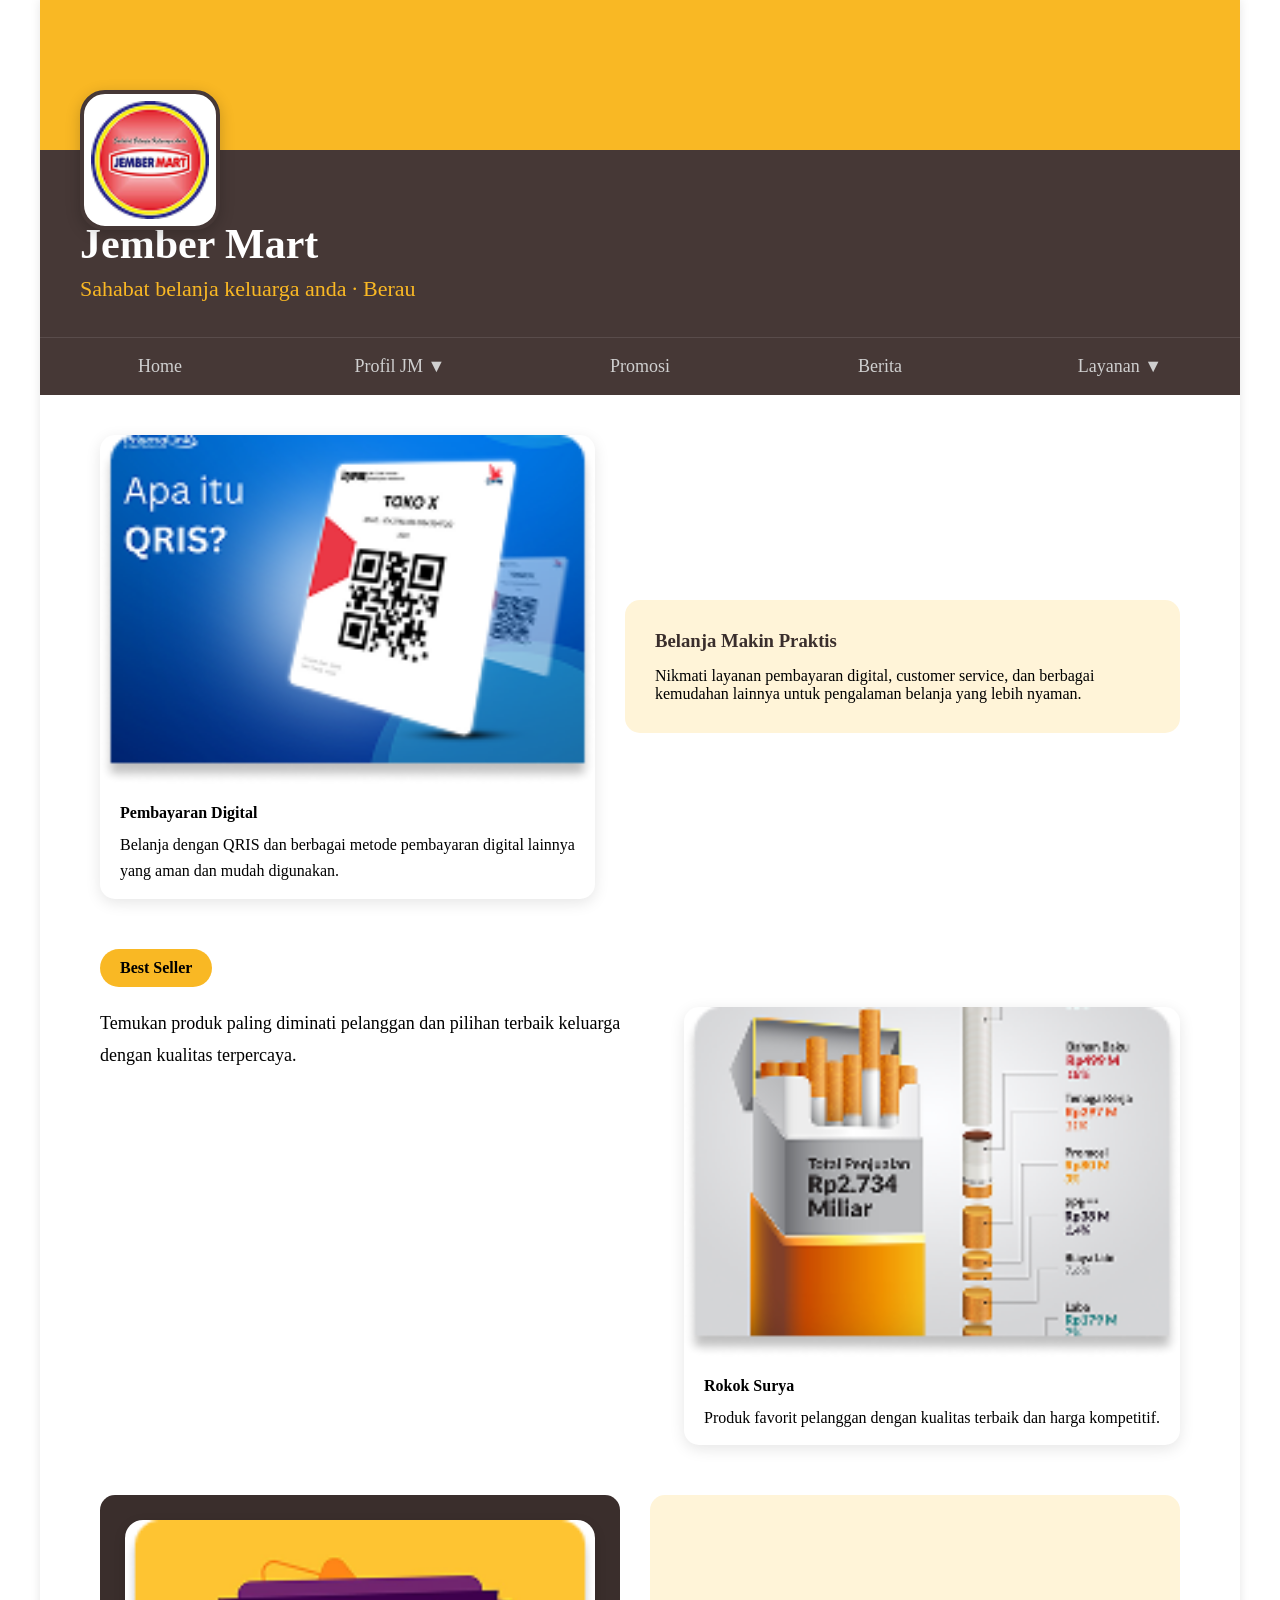
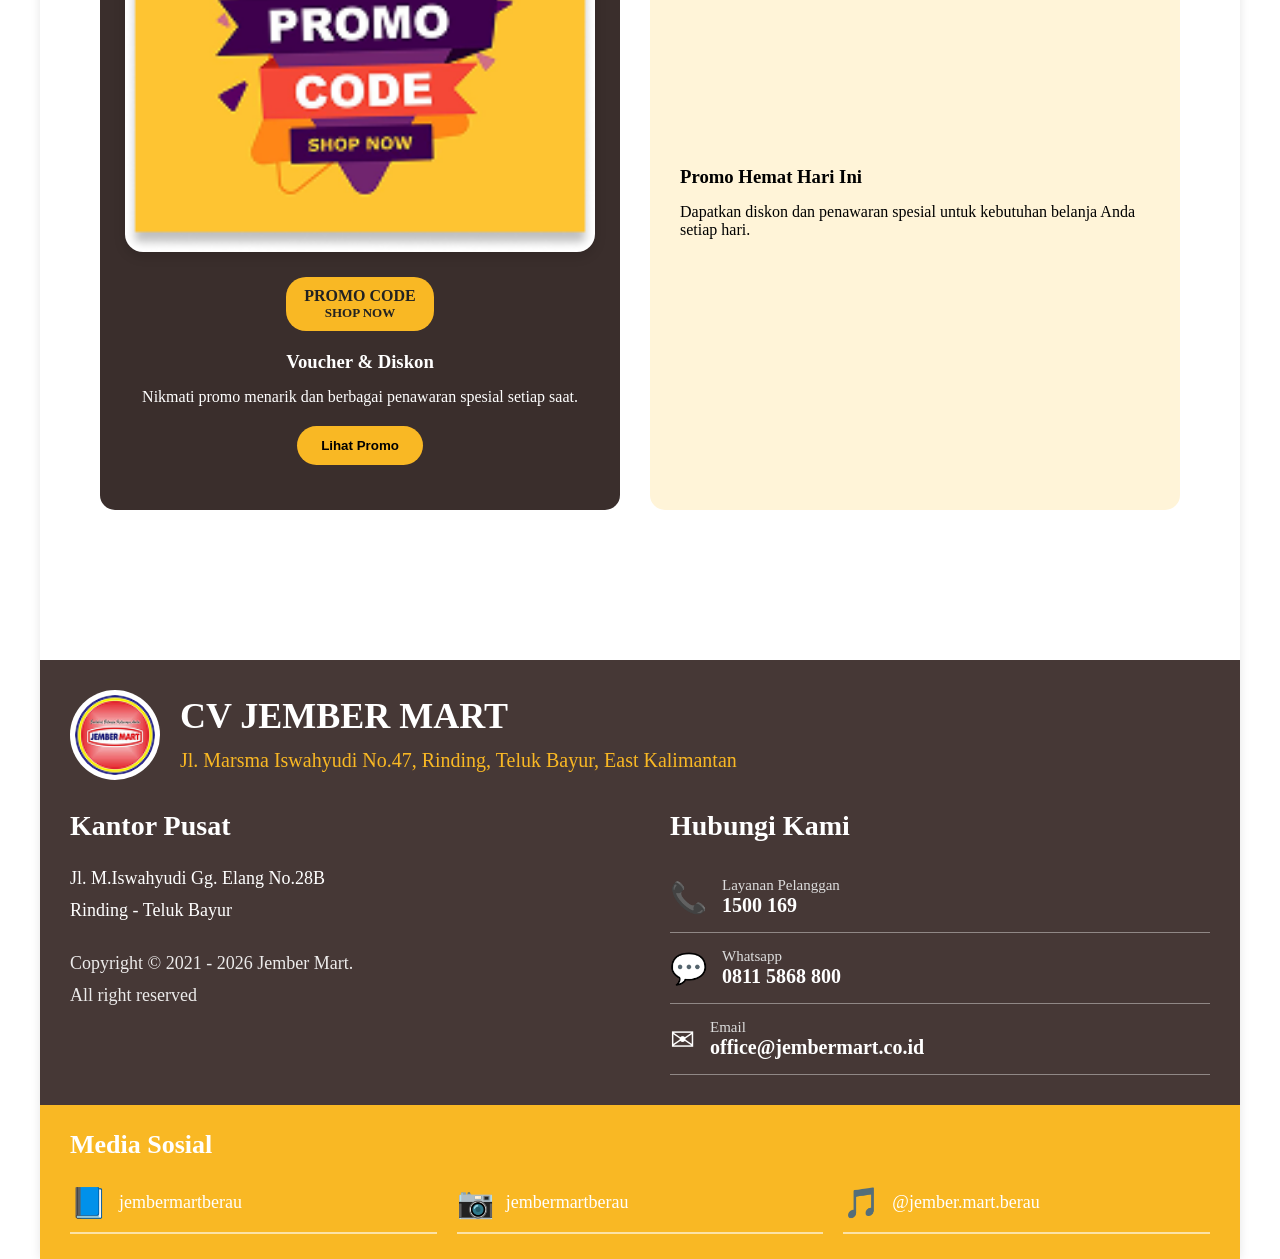
<file: homepage.html>
<!DOCTYPE html>
<html lang="id">
<head>
    <meta charset="UTF-8">
    <meta name="viewport" content="width=device-width, initial-scale=1.0">
    <title>Jember Mart - Berau</title>
    <link rel="stylesheet" href="style.css">
    <style>
        .container {
            max-width: 1200px;
            margin: 0 auto;
            background-color: #ffffff;
            box-shadow: 0 0 10px rgba(0,0,0,0.1);
        }
    </style>
</head>
<body>

<div class="container">

    <!-- HEADER -->
<header class="header-cover">

    <div class="cover-kuning"></div>

    <div class="profil-header">

        <div class="logo-box">
            <img src="Asset/OIP (1) 1-2.png" alt="Logo Jember Mart">
        </div>

        <div class="info-header">
            <h1>Jember Mart</h1>
            <p>Sahabat belanja keluarga anda · Berau</p>
        </div>

    </div>

</header>

<nav class="navbar">
    <a href="homepage.html" class="nav-link active">Home</a>

    <div class="dropdown">
        <a href="profilJM.html" class="nav-link">
            Profil JM ▼
        </a>

        <div class="dropdown-content">
            <a href="profilJM.html#tentang">Tentang Jember Mart</a>
            <a href="sejarah.html">Sejarah Jember Mart</a>
        </div>
    </div>

    <a href="promosi.html" class="nav-link">Promosi</a>
    <a href="berita.html" class="nav-link">Berita</a>

<div class="dropdown">
    <a href="#" class="nav-link">
        Layanan ▼
    </a>

    <div class="dropdown-content">
        <a href="pengajuan_produk.html">
            Pengajuan Produk
        </a>

        <a href="verifikasi_produk.html">
            Verifikasi Produk
        </a>
    </div>
</div>
</nav>


    <!-- CONTENT -->
    <main class="content">

        <!-- QRIS -->
        <section class="row qris">

            <div class="col-left">
                <div class="card-style">

                    <img src="Asset/Rectangle 12.png"
                         alt="QRIS"
                         class="foto-kartu">

                    <h4>Pembayaran Digital</h4>

                    <p>
                        Belanja dengan QRIS dan berbagai metode
                        pembayaran digital lainnya yang aman
                        dan mudah digunakan.
                    </p>

                </div>
            </div>

            <div class="col-right">
                <h3>Belanja Makin Praktis</h3>

                <p>
                    Nikmati layanan pembayaran digital,
                    customer service, dan berbagai kemudahan
                    lainnya untuk pengalaman belanja yang
                    lebih nyaman.
                </p>
            </div>

        </section>

        <!-- BEST SELLER -->
        <section class="section">

            <div class="badge">
                Best Seller
            </div>

            <div class="row bestseller">

                <div class="col-left">
                    <p class="desc">
                        Temukan produk paling diminati
                        pelanggan dan pilihan terbaik keluarga
                        dengan kualitas terpercaya.
                    </p>
                </div>

                <div class="col-right card-container">

                    <div class="card-style">

                        <img src="Asset/Rectangle 19.png"
                             alt="Rokok Surya"
                             class="foto-kartu">

                        <h4>Rokok Surya</h4>

                        <p>
                            Produk favorit pelanggan dengan
                            kualitas terbaik dan harga
                            kompetitif.
                        </p>

                    </div>

                </div>

            </div>

        </section>

        <!-- PROMO -->
        <section class="row promo">

            <div class="col-left promo-dark">

                <div class="card-style promo-card">
                    <img src="Asset/Rectangle 22.png"
                         alt="Promo"
                         class="foto-kartu">
                </div>

                <div class="promo-tag">
                    PROMO CODE
                    <span>SHOP NOW</span>
                </div>

                <h3>Voucher & Diskon</h3>

                <p>
                    Nikmati promo menarik dan berbagai
                    penawaran spesial setiap saat.
                </p>

                <button class="btn">
                    Lihat Promo
                </button>

            </div>

            <div class="col-right promo-light">

                <h3>Promo Hemat Hari Ini</h3>

                <p>
                    Dapatkan diskon dan penawaran spesial
                    untuk kebutuhan belanja Anda setiap hari.
                </p>

            </div>

        </section>

    </main>

<footer class="footer">

    <!-- BAGIAN ATAS -->
    <div class="footer-main">

        <div class="footer-header">

            <img src="Asset/OIP (1) 1-2.png" alt="Logo">

            <div>
                <h2>CV JEMBER MART</h2>

                <p>
                    Jl. Marsma Iswahyudi No.47,
                    Rinding, Teluk Bayur,
                    East Kalimantan
                </p>
            </div>

        </div>

        <div class="footer-content">

            <div class="footer-section">

                <h3>Kantor Pusat</h3>

                <p>
                    Jl. M.Iswahyudi Gg. Elang No.28B<br>
                    Rinding - Teluk Bayur
                </p>

                <p class="copyright">
                    Copyright © 2021 - 2026 Jember Mart.<br>
                    All right reserved
                </p>

            </div>

            <div class="footer-section">

                <h3>Hubungi Kami</h3>

                <div class="kontak-item">
                    <span>📞</span>
                    <div>
                        <small>Layanan Pelanggan</small>
                        <strong>1500 169</strong>
                    </div>
                </div>

                <div class="kontak-item">
                    <span>💬</span>
                    <div>
                        <small>Whatsapp</small>
                        <strong>0811 5868 800</strong>
                    </div>
                </div>

                <div class="kontak-item">
                    <span>✉</span>
                    <div>
                        <small>Email</small>
                        <strong>office@jembermart.co.id</strong>
                    </div>
                </div>

            </div>

        </div>

    </div>

    <!-- BAGIAN BAWAH -->
    <div class="footer-social">

        <h3>Media Sosial</h3>

        <div class="social-grid">

            <div class="social-item">
                <span>📘</span>
                <p>jembermartberau</p>
            </div>

            <div class="social-item">
                <span>📷</span>
                <p>jembermartberau</p>
            </div>

            <div class="social-item">
                <span>🎵</span>
                <p>@jember.mart.berau</p>
            </div>

        </div>

    </div>

</footer>

</div>

</body>
</html>
</file>
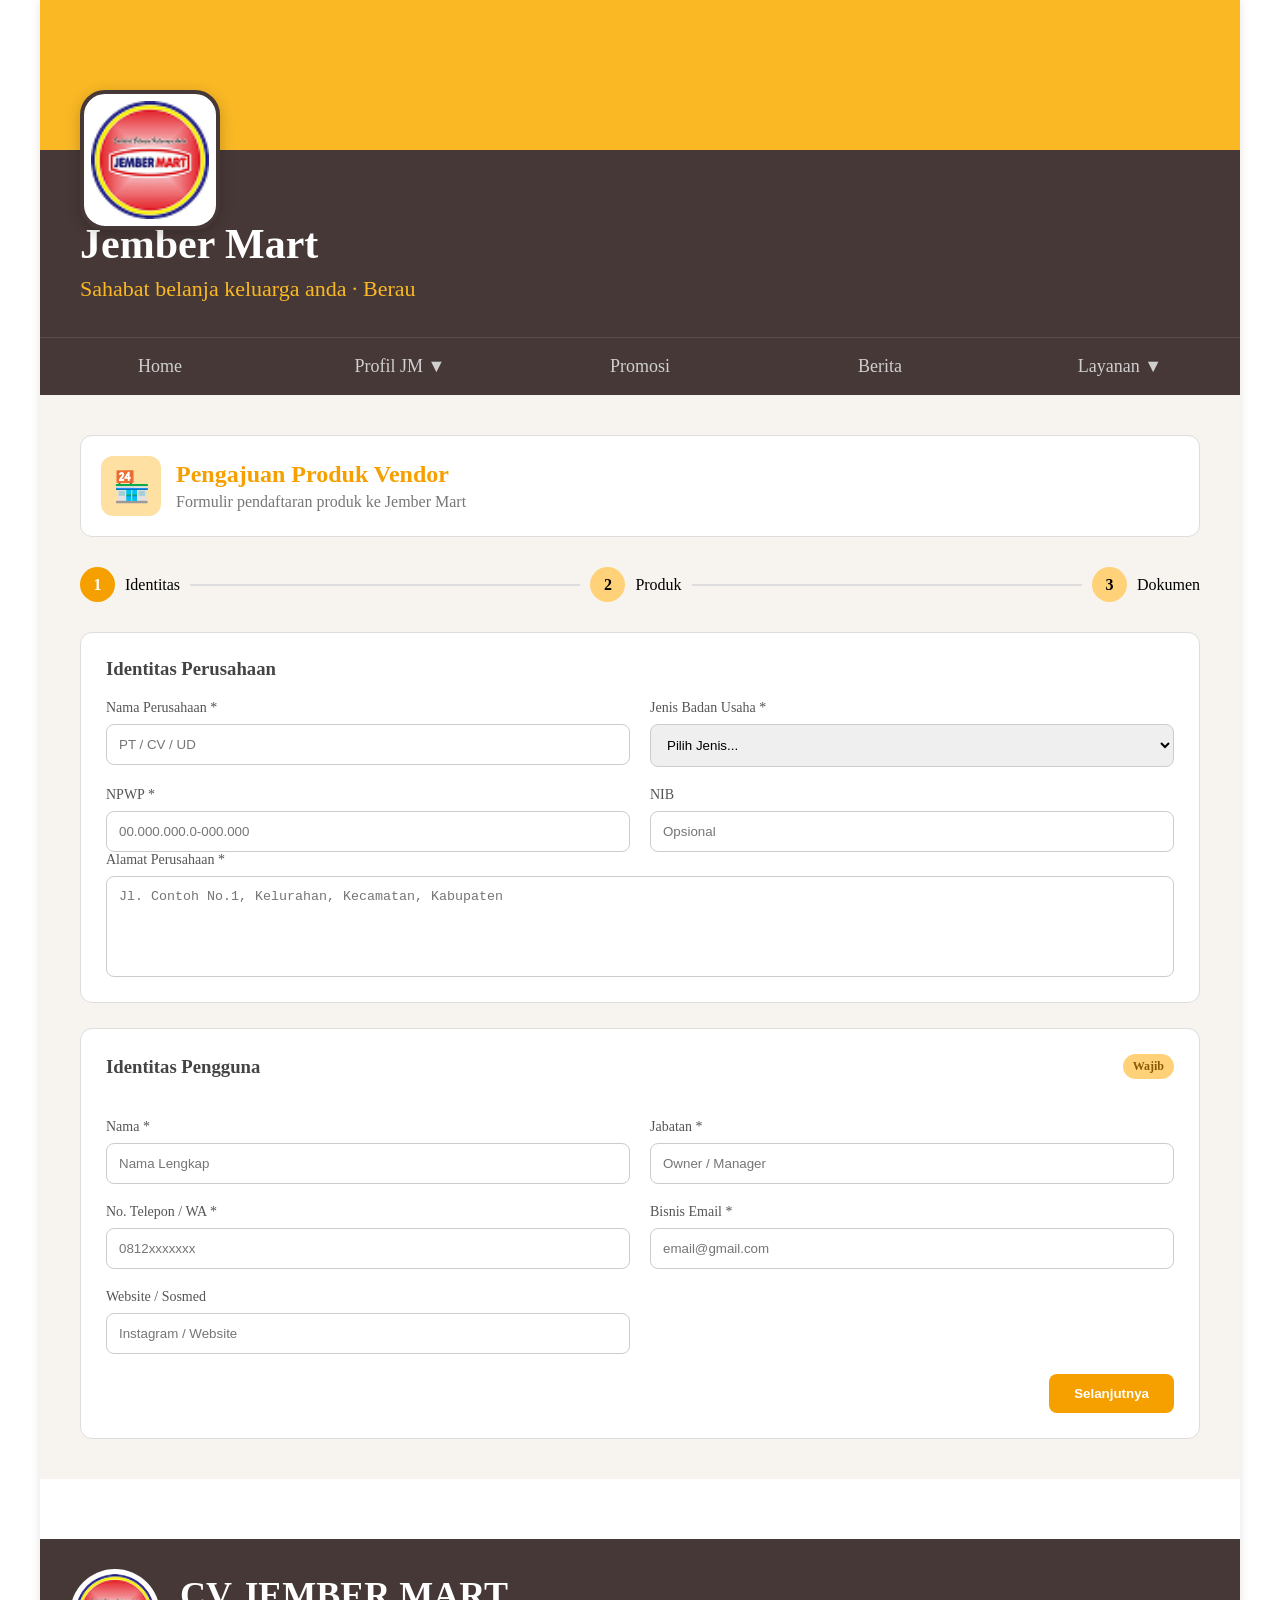
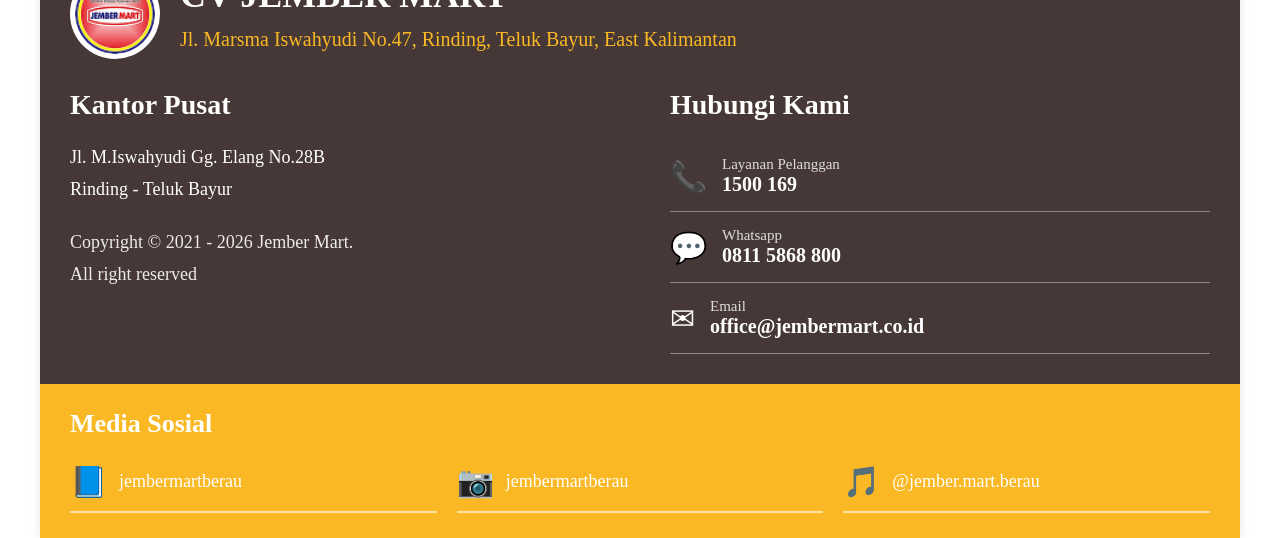
<file: pengajuan_produk.html>
<!DOCTYPE html>
<html lang="id">

<head>
    <meta charset="UTF-8">
    <meta name="viewport" content="width=device-width, initial-scale=1.0">
    <title>Jember Mart - Berau</title>
    <link rel="stylesheet" href="style.css">
    <style>
        .container {
            max-width: 1200px;
            margin: 0 auto;
            background-color: #ffffff;
            box-shadow: 0 0 10px rgba(0, 0, 0, 0.1);
        }

        /* PENGAJUAN PRODUK */

        .content {
            padding: 40px;
            background: #f7f4ef;
        }

        .vendor-header {
            background: #fff;
            border: 1px solid #ddd;
            border-radius: 12px;
            padding: 20px;
            display: flex;
            align-items: center;
            gap: 15px;
            margin-bottom: 30px;
        }

        .vendor-icon {
            width: 60px;
            height: 60px;
            background: #ffe0a3;
            border-radius: 12px;
            display: flex;
            justify-content: center;
            align-items: center;
            font-size: 30px;
        }

        .vendor-header h2 {
            color: #f6a000;
            margin-bottom: 5px;
        }

        .vendor-header p {
            color: #777;
        }

        .step-wrapper {
            display: flex;
            align-items: center;
            margin-bottom: 30px;
        }

        .step {
            display: flex;
            align-items: center;
            gap: 10px;
        }

        .step span {
            width: 35px;
            height: 35px;
            border-radius: 50%;
            background: #ffd27a;
            display: flex;
            justify-content: center;
            align-items: center;
            font-weight: bold;
        }

        .step.active span {
            background: #f6a000;
            color: white;
        }

        .line {
            flex: 1;
            height: 2px;
            background: #ddd;
            margin: 0 10px;
        }

        .vendor-form {
            display: flex;
            flex-direction: column;
            gap: 25px;
        }

        .form-card {
            background: white;
            border-radius: 12px;
            border: 1px solid #ddd;
            padding: 25px;
        }

        .form-card h3 {
            margin-bottom: 20px;
            color: #444;
        }

        .form-grid {
            display: grid;
            grid-template-columns: repeat(2, 1fr);
            gap: 20px;
        }

        .form-group {
            display: flex;
            flex-direction: column;
        }

        .form-group label {
            margin-bottom: 8px;
            color: #555;
            font-size: 14px;
        }

        .form-group input,
        .form-group select,
        .form-group textarea {
            padding: 12px;
            border: 1px solid #ccc;
            border-radius: 8px;
        }

        .form-group textarea {
            resize: none;
        }

        .card-title {
            display: flex;
            justify-content: space-between;
            align-items: center;
            margin-bottom: 20px;
        }

        .badge {
            background: #ffd27a;
            color: #8b5a00;
            padding: 5px 10px;
            border-radius: 20px;
            font-size: 12px;
        }

        .btn-area {
            text-align: right;
            margin-top: 20px;
        }

        .btn-next {
            background: #f6a000;
            color: white;
            border: none;
            padding: 12px 25px;
            border-radius: 8px;
            cursor: pointer;
            font-weight: bold;
        }

        .btn-next:hover {
            background: #df8f00;
        }

        @media(max-width:768px) {

            .content {
                padding: 20px;
            }

            .form-grid {
                grid-template-columns: 1fr;
            }

        }
    </style>
</head>

<body>

    <div class="container">

        <!-- HEADER -->
        <header class="header-cover">

            <div class="cover-kuning"></div>

            <div class="profil-header">

                <div class="logo-box">
                    <img src="Asset/OIP (1) 1-2.png" alt="Logo Jember Mart">
                </div>

                <div class="info-header">
                    <h1>Jember Mart</h1>
                    <p>Sahabat belanja keluarga anda · Berau</p>
                </div>

            </div>

        </header>

        <nav class="navbar">
            <a href="index.html" class="nav-link active">Home</a>

            <div class="dropdown">
                <a href="profilJM.html" class="nav-link">
                    Profil JM ▼
                </a>

                <div class="dropdown-content">
                    <a href="profilJM.html#tentang">Tentang Jember Mart</a>
                    <a href="sejarah.html">Sejarah Jember Mart</a>
                </div>
            </div>

            <a href="promosi.html" class="nav-link">Promosi</a>
            <a href="berita.html" class="nav-link">Berita</a>

<div class="dropdown">
    <a href="#" class="nav-link">
        Layanan ▼
    </a>

    <div class="dropdown-content">
        <a href="pengajuan_produk.html">
            Pengajuan Produk
        </a>

        <a href="verifikasi_produk.html">
            Verifikasi Produk
        </a>
    </div>
</div>
        </nav>


        <!-- CONTENT -->
        <main class="content">

            <section class="vendor-header">

                <div class="vendor-icon">
                    🏪
                </div>

                <div>
                    <h2>Pengajuan Produk Vendor</h2>
                    <p>Formulir pendaftaran produk ke Jember Mart</p>
                </div>

            </section>

            <section class="step-wrapper">

                <div class="step active">
                    <span>1</span>
                    <p>Identitas</p>
                </div>

                <div class="line"></div>

                <div class="step">
                    <span>2</span>
                    <p>Produk</p>
                </div>

                <div class="line"></div>

                <div class="step">
                    <span>3</span>
                    <p>Dokumen</p>
                </div>

            </section>

            <form class="vendor-form">

                <div class="form-card">

                    <h3>Identitas Perusahaan</h3>

                    <div class="form-grid">

                        <div class="form-group">
                            <label>Nama Perusahaan *</label>
                            <input type="text" placeholder="PT / CV / UD">
                        </div>

                        <div class="form-group">
                            <label>Jenis Badan Usaha *</label>
                            <select>
                                <option>Pilih Jenis...</option>
                                <option>PT</option>
                                <option>CV</option>
                                <option>UD</option>
                            </select>
                        </div>

                        <div class="form-group">
                            <label>NPWP *</label>
                            <input type="text" placeholder="00.000.000.0-000.000">
                        </div>

                        <div class="form-group">
                            <label>NIB</label>
                            <input type="text" placeholder="Opsional">
                        </div>

                    </div>

                    <div class="form-group">
                        <label>Alamat Perusahaan *</label>
                        <textarea rows="5" placeholder="Jl. Contoh No.1, Kelurahan, Kecamatan, Kabupaten"></textarea>
                    </div>

                </div>

                <div class="form-card">

                    <div class="card-title">
                        <h3>Identitas Pengguna</h3>
                        <span class="badge">Wajib</span>
                    </div>

                    <div class="form-grid">

                        <div class="form-group">
                            <label>Nama *</label>
                            <input type="text" placeholder="Nama Lengkap">
                        </div>

                        <div class="form-group">
                            <label>Jabatan *</label>
                            <input type="text" placeholder="Owner / Manager">
                        </div>

                        <div class="form-group">
                            <label>No. Telepon / WA *</label>
                            <input type="text" placeholder="0812xxxxxxx">
                        </div>

                        <div class="form-group">
                            <label>Bisnis Email *</label>
                            <input type="email" placeholder="email@gmail.com">
                        </div>

                        <div class="form-group">
                            <label>Website / Sosmed</label>
                            <input type="text" placeholder="Instagram / Website">
                        </div>

                    </div>

                    <div class="btn-area">
                        <button type="button" class="btn-next" onclick="window.location.href='produk.html'">
                            Selanjutnya
                        </button>
                    </div>

                </div>

            </form>

        </main>

        <footer class="footer">

            <!-- BAGIAN ATAS -->
            <div class="footer-main">

                <div class="footer-header">

                    <img src="Asset/OIP (1) 1-2.png" alt="Logo">

                    <div>
                        <h2>CV JEMBER MART</h2>

                        <p>
                            Jl. Marsma Iswahyudi No.47,
                            Rinding, Teluk Bayur,
                            East Kalimantan
                        </p>
                    </div>

                </div>

                <div class="footer-content">

                    <div class="footer-section">

                        <h3>Kantor Pusat</h3>

                        <p>
                            Jl. M.Iswahyudi Gg. Elang No.28B<br>
                            Rinding - Teluk Bayur
                        </p>

                        <p class="copyright">
                            Copyright © 2021 - 2026 Jember Mart.<br>
                            All right reserved
                        </p>

                    </div>

                    <div class="footer-section">

                        <h3>Hubungi Kami</h3>

                        <div class="kontak-item">
                            <span>📞</span>
                            <div>
                                <small>Layanan Pelanggan</small>
                                <strong>1500 169</strong>
                            </div>
                        </div>

                        <div class="kontak-item">
                            <span>💬</span>
                            <div>
                                <small>Whatsapp</small>
                                <strong>0811 5868 800</strong>
                            </div>
                        </div>

                        <div class="kontak-item">
                            <span>✉</span>
                            <div>
                                <small>Email</small>
                                <strong>office@jembermart.co.id</strong>
                            </div>
                        </div>

                    </div>

                </div>

            </div>

            <!-- BAGIAN BAWAH -->
            <div class="footer-social">

                <h3>Media Sosial</h3>

                <div class="social-grid">

                    <div class="social-item">
                        <span>📘</span>
                        <p>jembermartberau</p>
                    </div>

                    <div class="social-item">
                        <span>📷</span>
                        <p>jembermartberau</p>
                    </div>

                    <div class="social-item">
                        <span>🎵</span>
                        <p>@jember.mart.berau</p>
                    </div>

                </div>

            </div>

        </footer>

    </div>

</body>

</html>
</file>
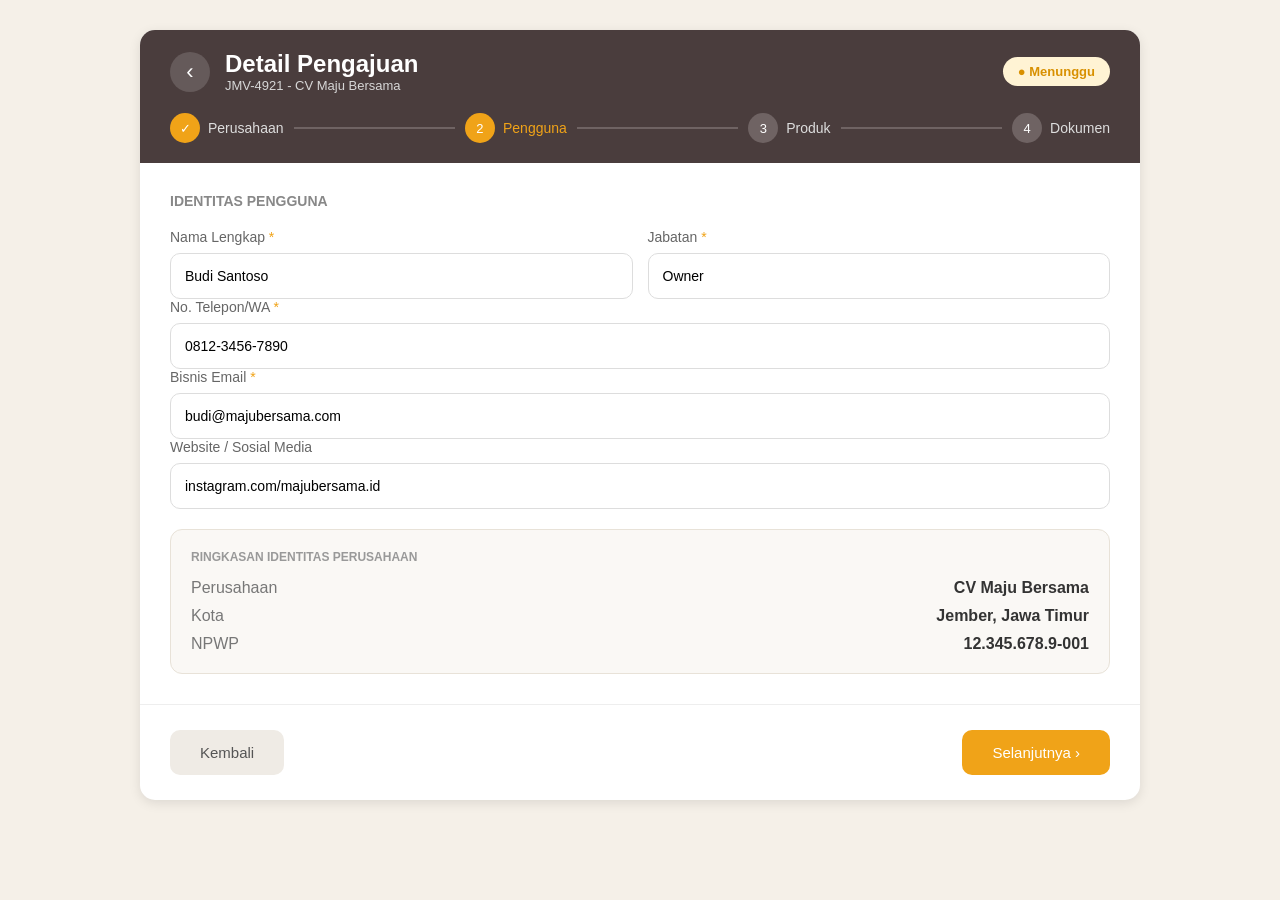
<file: pengguna.html>
<!DOCTYPE html>
<html lang="id">
<head>
<meta charset="UTF-8">
<meta name="viewport" content="width=device-width, initial-scale=1.0">
<title>Detail Pengajuan Vendor</title>

<style>
*{
    margin:0;
    padding:0;
    box-sizing:border-box;
    font-family:Segoe UI,sans-serif;
}

body{
    background:#f5f0e8;
}

.container{
    max-width:1000px;
    margin:30px auto;
    background:#fff;
    border-radius:15px;
    overflow:hidden;
    box-shadow:0 3px 12px rgba(0,0,0,.1);
}

/* HEADER */
.detail-header{
    background:#4a3d3d;
    padding:20px 30px;
    display:flex;
    justify-content:space-between;
    align-items:center;
}

.header-left{
    display:flex;
    align-items:center;
    gap:15px;
}

.back-btn{
    width:40px;
    height:40px;
    border-radius:50%;
    background:rgba(255,255,255,.15);
    color:#fff;
    display:flex;
    justify-content:center;
    align-items:center;
    text-decoration:none;
    font-size:22px;
}

.title-area h2{
    color:#fff;
    font-size:24px;
}

.title-area p{
    color:#d7d7d7;
    font-size:13px;
}

.status-badge{
    background:#fff3d4;
    color:#d89000;
    padding:7px 15px;
    border-radius:20px;
    font-size:13px;
    font-weight:600;
}

/* STEPPER */
.stepper{
    background:#4a3d3d;
    padding:0 30px 20px;
    display:flex;
    align-items:center;
}

.step{
    display:flex;
    align-items:center;
    gap:8px;
}

.step span{
    width:30px;
    height:30px;
    border-radius:50%;
    background:#6f6363;
    color:#fff;
    display:flex;
    justify-content:center;
    align-items:center;
    font-size:13px;
}

.step.active span{
    background:#f0a318;
}

.step p{
    color:#ddd;
    font-size:14px;
}

.step.active p{
    color:#f0a318;
}

.line{
    flex:1;
    height:2px;
    background:#6f6363;
    margin:0 10px;
}

/* CONTENT */
.content{
    padding:30px;
}

.section-title{
    font-size:14px;
    color:#888;
    margin-bottom:20px;
    font-weight:600;
}

.form-grid{
    display:grid;
    grid-template-columns:1fr;
    gap:20px;
}

.form-group{
    display:flex;
    flex-direction:column;
}

.form-group label{
    margin-bottom:8px;
    color:#666;
    font-size:14px;
}

.form-group label span{
    color:#f0a318;
}

.form-group input,
.form-group textarea,
.form-group select{
    width:100%;
    border:1px solid #ddd;
    border-radius:10px;
    padding:14px;
    font-size:14px;
    background:#fff;
}

.form-row{
    display:grid;
    grid-template-columns:1fr 1fr;
    gap:15px;
}

textarea{
    resize:none;
    min-height:90px;
}

/* FOOTER BUTTON */
.footer-btn{
    border-top:1px solid #eee;
    padding:25px 30px;
    display:flex;
    justify-content:space-between;
}

.btn{
    border:none;
    border-radius:10px;
    padding:14px 30px;
    cursor:pointer;
    font-size:15px;
}

.btn-back{
    background:#efebe5;
    color:#555;
}

.btn-next{
    background:#f0a318;
    color:white;
}

.btn-next:hover{
    background:#de9400;
}

/* RESPONSIVE */
@media(max-width:768px){

.form-row{
    grid-template-columns:1fr;
}

.step p{
    display:none;
}

.detail-header{
    flex-direction:column;
    gap:15px;
    align-items:flex-start;
}

.footer-btn{
    flex-direction:column;
    gap:10px;
}

.btn{
    width:100%;
}
}
.summary-box{
    margin-top:20px;
    border:1px solid #e8e2d8;
    background:#faf8f5;
    border-radius:12px;
    padding:20px;
}

.summary-box h4{
    color:#999;
    font-size:12px;
    margin-bottom:15px;
    text-transform:uppercase;
}

.summary-row{
    display:flex;
    justify-content:space-between;
    margin-bottom:10px;
}

.summary-row:last-child{
    margin-bottom:0;
}

.summary-row span{
    color:#777;
}

.summary-row strong{
    color:#333;
}
.step.done span{
    background:#f0a318;
    color:#fff;
}
</style>

</head>
<body>

<div class="container">

    <!-- HEADER -->
    <div class="detail-header">

        <div class="header-left">

            <a href="admin_pengajuan.php" class="back-btn">‹</a>

            <div class="title-area">
                <h2>Detail Pengajuan</h2>
                <p>JMV-4921 - CV Maju Bersama</p>
            </div>

        </div>

        <div class="status-badge">
            ● Menunggu
        </div>

    </div>

    <!-- STEPPER -->
<div class="stepper">

    <div class="step done">
        <span>✓</span>
        <p>Perusahaan</p>
    </div>

    <div class="line"></div>

    <div class="step active">
        <span>2</span>
        <p>Pengguna</p>
    </div>

    <div class="line"></div>

    <div class="step">
        <span>3</span>
        <p>Produk</p>
    </div>

    <div class="line"></div>

    <div class="step">
        <span>4</span>
        <p>Dokumen</p>
    </div>

</div>

    <!-- FORM -->
<div class="content">

    <div class="section-title">
        IDENTITAS PENGGUNA
    </div>

    <div class="form-row">

        <div class="form-group">
            <label>Nama Lengkap <span>*</span></label>
            <input type="text" value="Budi Santoso" readonly>
        </div>

        <div class="form-group">
            <label>Jabatan <span>*</span></label>
            <input type="text" value="Owner" readonly>
        </div>

    </div>

    <div class="form-group">
        <label>No. Telepon/WA <span>*</span></label>
        <input type="text" value="0812-3456-7890" readonly>
    </div>

    <div class="form-group">
        <label>Bisnis Email <span>*</span></label>
        <input type="email" value="budi@majubersama.com" readonly>
    </div>

    <div class="form-group">
        <label>Website / Sosial Media</label>
        <input type="text" value="instagram.com/majubersama.id" readonly>
    </div>

    <!-- RINGKASAN -->
    <div class="summary-box">

        <h4>RINGKASAN IDENTITAS PERUSAHAAN</h4>

        <div class="summary-row">
            <span>Perusahaan</span>
            <strong>CV Maju Bersama</strong>
        </div>

        <div class="summary-row">
            <span>Kota</span>
            <strong>Jember, Jawa Timur</strong>
        </div>

        <div class="summary-row">
            <span>NPWP</span>
            <strong>12.345.678.9-001</strong>
        </div>

    </div>

</div>

    <!-- BUTTON -->
    <div class="footer-btn">

        <button class="btn btn-back" onclick="window.location.href='detail_pengajuan.php'">
            Kembali
        </button>

        <button class="btn btn-next" onclick="window.location.href='produk-admin.html'">
            Selanjutnya ›
        </button>

    </div>

</div>

</body>
</html>
</file>
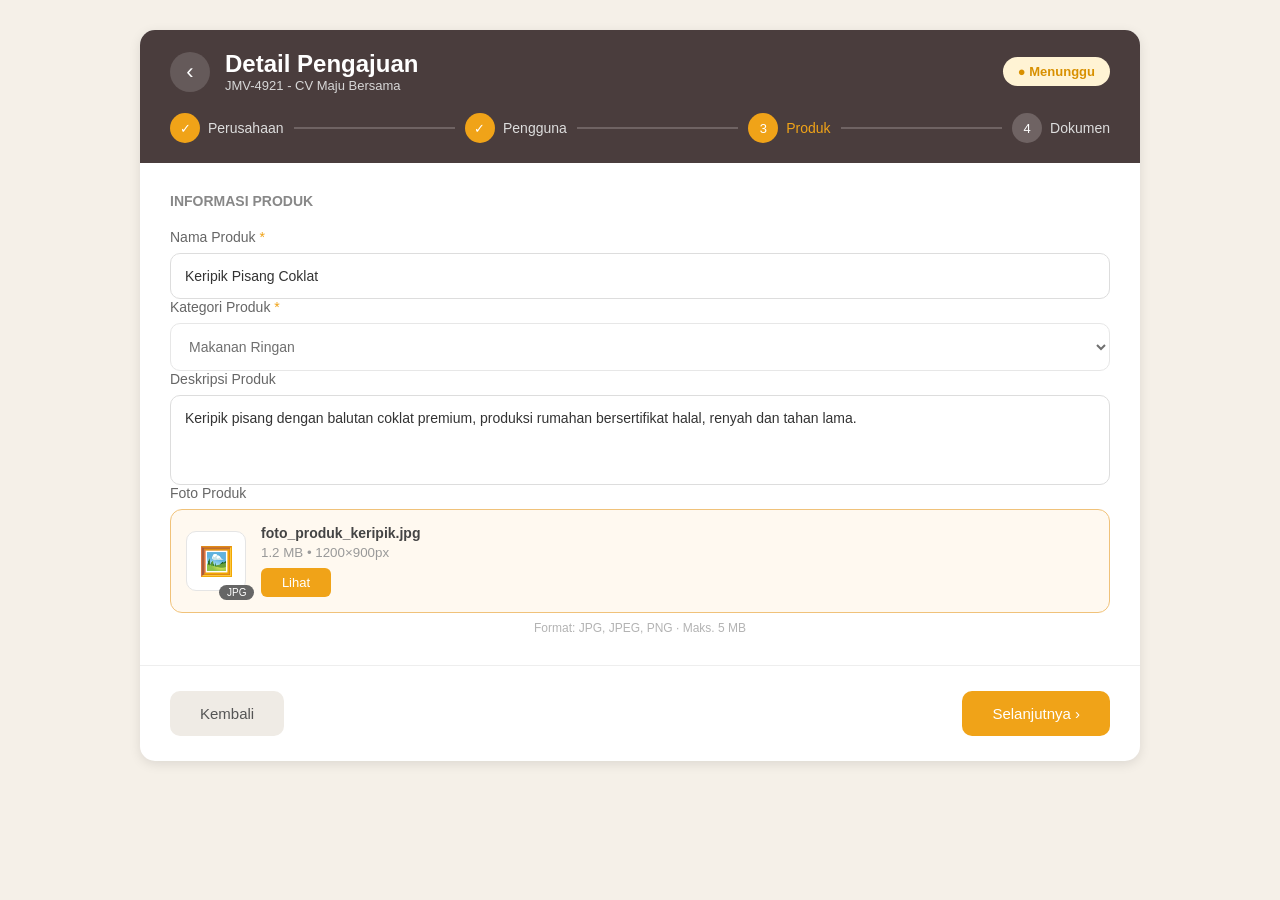
<file: produk-admin.html>
<!DOCTYPE html>
<html lang="id">
<head>
<meta charset="UTF-8">
<meta name="viewport" content="width=device-width, initial-scale=1.0">
<title>Detail Pengajuan Vendor</title>

<style>
*{
    margin:0;
    padding:0;
    box-sizing:border-box;
    font-family:Segoe UI,sans-serif;
}

body{
    background:#f5f0e8;
}

.container{
    max-width:1000px;
    margin:30px auto;
    background:#fff;
    border-radius:15px;
    overflow:hidden;
    box-shadow:0 3px 12px rgba(0,0,0,.1);
}

/* HEADER */
.detail-header{
    background:#4a3d3d;
    padding:20px 30px;
    display:flex;
    justify-content:space-between;
    align-items:center;
}

.header-left{
    display:flex;
    align-items:center;
    gap:15px;
}

.back-btn{
    width:40px;
    height:40px;
    border-radius:50%;
    background:rgba(255,255,255,.15);
    color:#fff;
    display:flex;
    justify-content:center;
    align-items:center;
    text-decoration:none;
    font-size:22px;
}

.title-area h2{
    color:#fff;
    font-size:24px;
}

.title-area p{
    color:#d7d7d7;
    font-size:13px;
}

.status-badge{
    background:#fff3d4;
    color:#d89000;
    padding:7px 15px;
    border-radius:20px;
    font-size:13px;
    font-weight:600;
}

/* STEPPER */
.stepper{
    background:#4a3d3d;
    padding:0 30px 20px;
    display:flex;
    align-items:center;
}

.step{
    display:flex;
    align-items:center;
    gap:8px;
}

.step span{
    width:30px;
    height:30px;
    border-radius:50%;
    background:#6f6363;
    color:#fff;
    display:flex;
    justify-content:center;
    align-items:center;
    font-size:13px;
}

.step.active span{
    background:#f0a318;
}

.step p{
    color:#ddd;
    font-size:14px;
}

.step.active p{
    color:#f0a318;
}

.line{
    flex:1;
    height:2px;
    background:#6f6363;
    margin:0 10px;
}

/* CONTENT */
.content{
    padding:30px;
}

.section-title{
    font-size:14px;
    color:#888;
    margin-bottom:20px;
    font-weight:600;
}

.form-grid{
    display:grid;
    grid-template-columns:1fr;
    gap:20px;
}

.form-group{
    display:flex;
    flex-direction:column;
}

.form-group label{
    margin-bottom:8px;
    color:#666;
    font-size:14px;
}

.form-group label span{
    color:#f0a318;
}

.form-group input,
.form-group textarea,
.form-group select{
    width:100%;
    border:1px solid #ddd;
    border-radius:10px;
    padding:14px;
    font-size:14px;
    background:#fff;
}

.form-row{
    display:grid;
    grid-template-columns:1fr 1fr;
    gap:15px;
}

textarea{
    resize:none;
    min-height:90px;
}

/* FOOTER BUTTON */
.footer-btn{
    border-top:1px solid #eee;
    padding:25px 30px;
    display:flex;
    justify-content:space-between;
}

.btn{
    border:none;
    border-radius:10px;
    padding:14px 30px;
    cursor:pointer;
    font-size:15px;
}

.btn-back{
    background:#efebe5;
    color:#555;
}

.btn-next{
    background:#f0a318;
    color:white;
}

.btn-next:hover{
    background:#de9400;
}

/* RESPONSIVE */
@media(max-width:768px){

.form-row{
    grid-template-columns:1fr;
}

.step p{
    display:none;
}

.detail-header{
    flex-direction:column;
    gap:15px;
    align-items:flex-start;
}

.footer-btn{
    flex-direction:column;
    gap:10px;
}

.btn{
    width:100%;
}
}
.summary-box{
    margin-top:20px;
    border:1px solid #e8e2d8;
    background:#faf8f5;
    border-radius:12px;
    padding:20px;
}

.summary-box h4{
    color:#999;
    font-size:12px;
    margin-bottom:15px;
    text-transform:uppercase;
}

.summary-row{
    display:flex;
    justify-content:space-between;
    margin-bottom:10px;
}

.summary-row:last-child{
    margin-bottom:0;
}

.summary-row span{
    color:#777;
}

.summary-row strong{
    color:#333;
}
.step.done span{
    background:#f0a318;
    color:#fff;
}
.upload-preview{
    border:1px solid #f0c27a;
    background:#fff9f0;
    border-radius:12px;
    padding:15px;
    display:flex;
    align-items:center;
    position:relative;
    gap:15px;
}

.file-icon{
    width:60px;
    height:60px;
    border:1px solid #e5e5e5;
    border-radius:10px;
    display:flex;
    justify-content:center;
    align-items:center;
    font-size:28px;
    background:#fff;
}

.file-info{
    flex:1;
    display:flex;
    flex-direction:column;
}

.file-info strong{
    font-size:14px;
    color:#444;
}

.file-info small{
    color:#999;
    margin:4px 0 8px;
}

.lihat-btn{
    width:70px;
    border:none;
    background:#f0a318;
    color:#fff;
    padding:7px 0;
    border-radius:6px;
    cursor:pointer;
    font-size:13px;
}

.lihat-btn:hover{
    background:#d98f00;
}

.file-type{
    position:absolute;
    left:48px;
    bottom:12px;
    background:#666;
    color:#fff;
    font-size:10px;
    padding:2px 8px;
    border-radius:10px;
}

.upload-note{
    text-align:center;
    color:#b3b3b3;
    font-size:12px;
    margin-top:8px;
}

select:disabled,
input:read-only,
textarea:read-only{
    background:#fff;
    color:#333;
}
</style>

</head>
<body>

<div class="container">

    <!-- HEADER -->
    <div class="detail-header">

        <div class="header-left">

            <a href="admin_pengajuan.php" class="back-btn">‹</a>

            <div class="title-area">
                <h2>Detail Pengajuan</h2>
                <p>JMV-4921 - CV Maju Bersama</p>
            </div>

        </div>

        <div class="status-badge">
            ● Menunggu
        </div>

    </div>

    <!-- STEPPER -->
<div class="stepper">

    <div class="step done">
        <span>✓</span>
        <p>Perusahaan</p>
    </div>

    <div class="line"></div>

    <div class="step done">
        <span>✓</span>
        <p>Pengguna</p>
    </div>

    <div class="line"></div>

    <div class="step active">
        <span>3</span>
        <p>Produk</p>
    </div>

    <div class="line"></div>

    <div class="step">
        <span>4</span>
        <p>Dokumen</p>
    </div>

</div>

    <!-- FORM -->
<div class="content">

    <div class="section-title">
        INFORMASI PRODUK
    </div>

    <div class="form-group">
        <label>Nama Produk <span>*</span></label>
        <input type="text" value="Keripik Pisang Coklat" readonly>
    </div>

    <div class="form-group">
        <label>Kategori Produk <span>*</span></label>
        <select disabled>
            <option selected>Makanan Ringan</option>
        </select>
    </div>

    <div class="form-group">
        <label>Deskripsi Produk</label>
        <textarea readonly>Keripik pisang dengan balutan coklat premium, produksi rumahan bersertifikat halal, renyah dan tahan lama.</textarea>
    </div>

    <div class="form-group">
        <label>Foto Produk</label>

        <div class="upload-preview">

            <div class="file-icon">
                🖼️
            </div>

            <div class="file-info">
                <strong>foto_produk_keripik.jpg</strong>
                <small>1.2 MB • 1200×900px</small>

                <button class="lihat-btn">
                    Lihat
                </button>
            </div>

            <div class="file-type">
                JPG
            </div>

        </div>

        <div class="upload-note">
            Format: JPG, JPEG, PNG · Maks. 5 MB
        </div>

    </div>

</div>

    <!-- BUTTON -->
    <div class="footer-btn">

        <button class="btn btn-back" onclick="window.location.href='pengguna.html'">
            Kembali
        </button>

        <button class="btn btn-next" onclick="window.location.href='dokumen-admin.html'">
            Selanjutnya ›
        </button>

    </div>

</div>

</body>
</html>
</file>
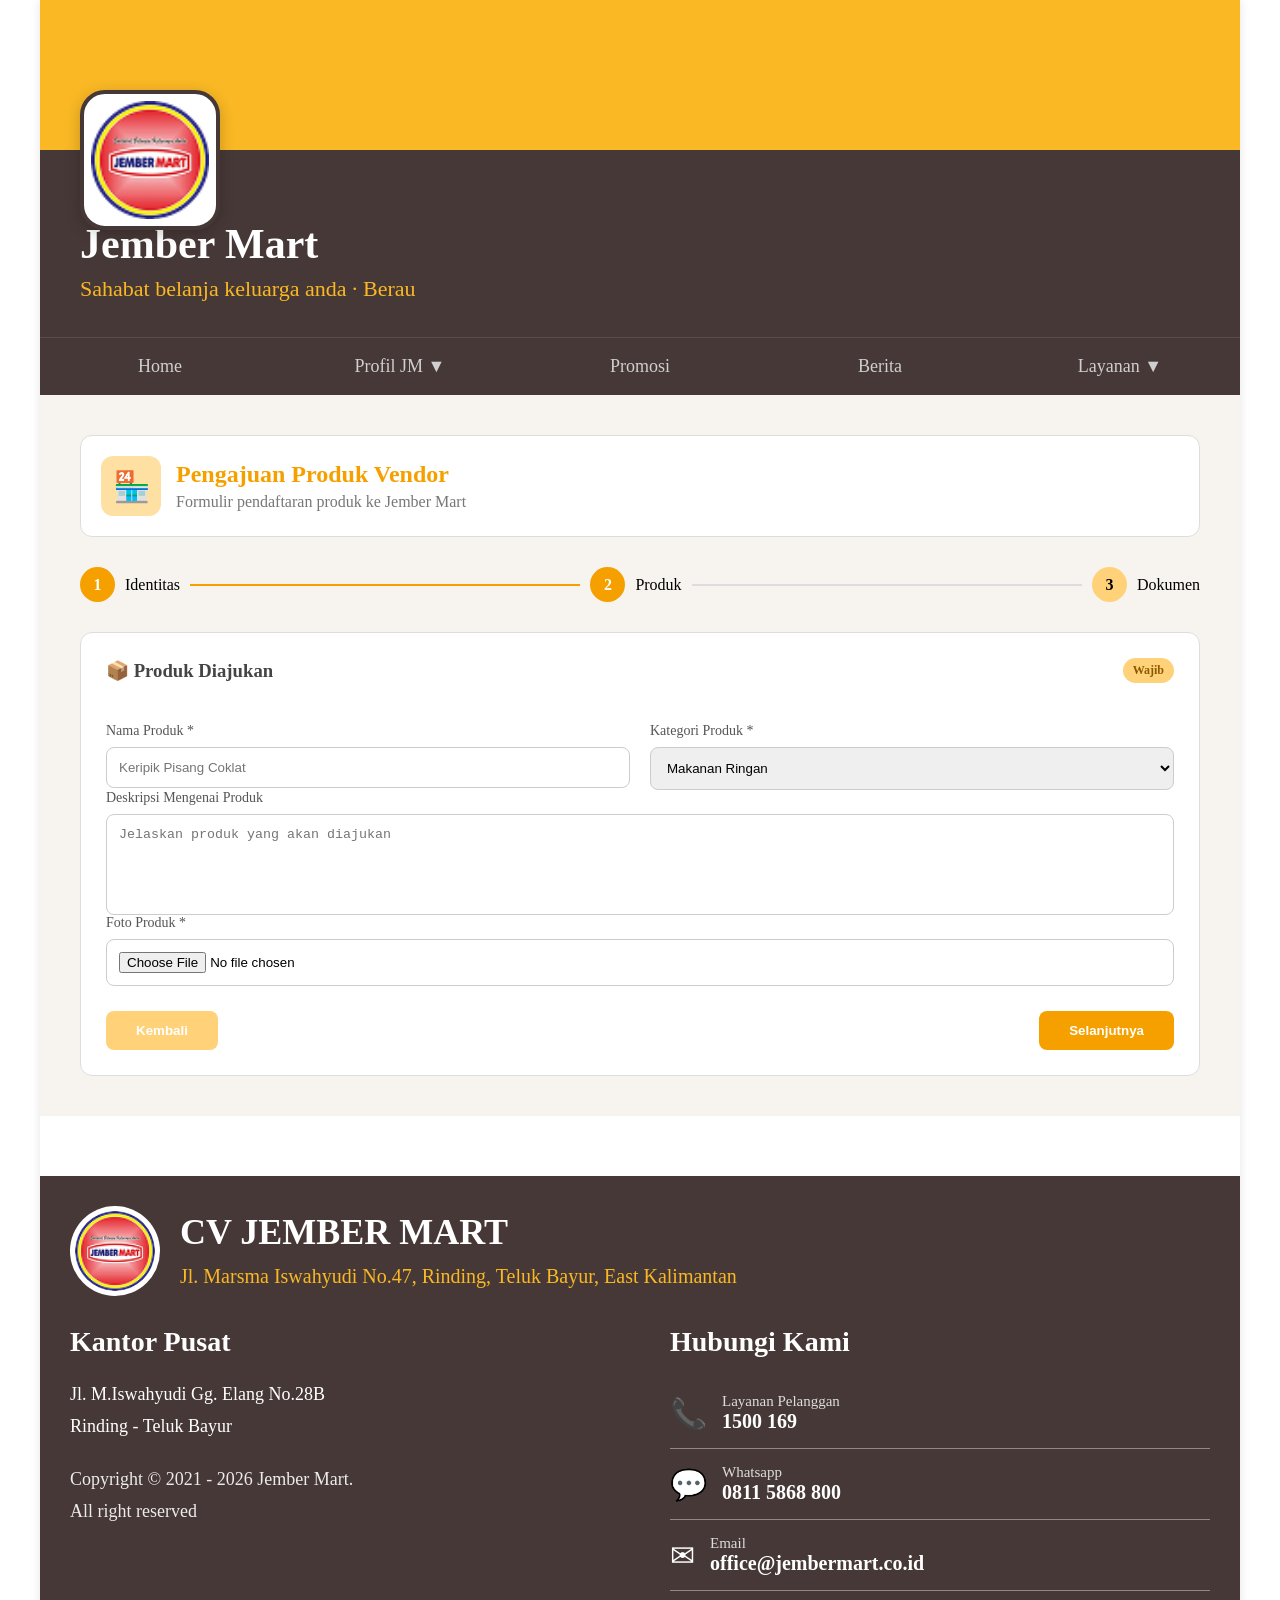
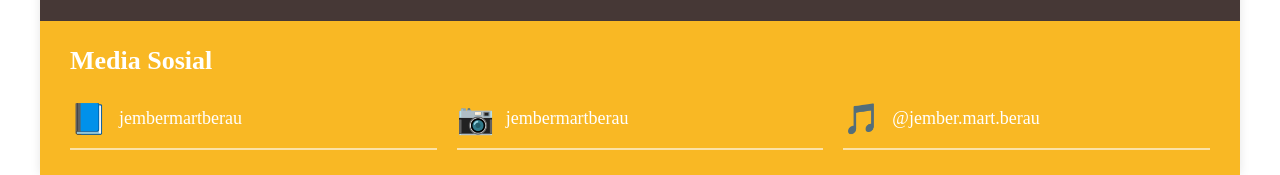
<file: produk.html>
<!DOCTYPE html>
<html lang="id">

<head>
    <meta charset="UTF-8">
    <meta name="viewport" content="width=device-width, initial-scale=1.0">
    <title>Jember Mart - Berau</title>
    <link rel="stylesheet" href="style.css">
    <style>
        .container {
            max-width: 1200px;
            margin: 0 auto;
            background-color: #ffffff;
            box-shadow: 0 0 10px rgba(0, 0, 0, 0.1);
        }

        /* PENGAJUAN PRODUK */

        .content {
            padding: 40px;
            background: #f7f4ef;
        }

        .vendor-header {
            background: #fff;
            border: 1px solid #ddd;
            border-radius: 12px;
            padding: 20px;
            display: flex;
            align-items: center;
            gap: 15px;
            margin-bottom: 30px;
        }

        .vendor-icon {
            width: 60px;
            height: 60px;
            background: #ffe0a3;
            border-radius: 12px;
            display: flex;
            justify-content: center;
            align-items: center;
            font-size: 30px;
        }

        .vendor-header h2 {
            color: #f6a000;
            margin-bottom: 5px;
        }

        .vendor-header p {
            color: #777;
        }

        .step-wrapper {
            display: flex;
            align-items: center;
            margin-bottom: 30px;
        }

        .step {
            display: flex;
            align-items: center;
            gap: 10px;
        }

        .step span {
            width: 35px;
            height: 35px;
            border-radius: 50%;
            background: #ffd27a;
            display: flex;
            justify-content: center;
            align-items: center;
            font-weight: bold;
        }

        .step.active span {
            background: #f6a000;
            color: white;
        }

        .line {
            flex: 1;
            height: 2px;
            background: #ddd;
            margin: 0 10px;
        }

        .vendor-form {
            display: flex;
            flex-direction: column;
            gap: 25px;
        }

        .form-card {
            background: white;
            border-radius: 12px;
            border: 1px solid #ddd;
            padding: 25px;
        }

        .form-card h3 {
            margin-bottom: 20px;
            color: #444;
        }

        .form-grid {
            display: grid;
            grid-template-columns: repeat(2, 1fr);
            gap: 20px;
        }

        .form-group {
            display: flex;
            flex-direction: column;
        }

        .form-group label {
            margin-bottom: 8px;
            color: #555;
            font-size: 14px;
        }

        .form-group input,
        .form-group select,
        .form-group textarea {
            padding: 12px;
            border: 1px solid #ccc;
            border-radius: 8px;
        }

        .form-group textarea {
            resize: none;
        }

        .card-title {
            display: flex;
            justify-content: space-between;
            align-items: center;
            margin-bottom: 20px;
        }

        .badge {
            background: #ffd27a;
            color: #8b5a00;
            padding: 5px 10px;
            border-radius: 20px;
            font-size: 12px;
        }

        .btn-area {
            text-align: right;
            margin-top: 20px;
        }

        .btn-next {
            background: #f6a000;
            color: white;
            border: none;
            padding: 12px 25px;
            border-radius: 8px;
            cursor: pointer;
            font-weight: bold;
        }

        .btn-next:hover {
            background: #df8f00;
        }

        @media(max-width:768px) {

            .content {
                padding: 20px;
            }

            .form-grid {
                grid-template-columns: 1fr;
            }

        }

        /* STEP PRODUK */

        .step.done span {
            background: #f6a000;
            color: #fff;
        }

        .line.active {
            background: #f6a000;
        }

        .button-group {
            display: flex;
            justify-content: space-between;
            margin-top: 25px;
        }

        .btn-back {
            background: #ffd27a;
            border: none;
            color: #fff;
            padding: 12px 30px;
            border-radius: 8px;
            cursor: pointer;
            font-weight: 600;
        }

        .btn-next {
            background: #f6a000;
            border: none;
            color: white;
            padding: 12px 30px;
            border-radius: 8px;
            cursor: pointer;
            font-weight: 600;
        }

        .btn-back:hover {
            opacity: .9;
        }

        .btn-next:hover {
            background: #df8f00;
        }
    </style>
</head>

<body>

    <div class="container">

        <!-- HEADER -->
        <header class="header-cover">

            <div class="cover-kuning"></div>

            <div class="profil-header">

                <div class="logo-box">
                    <img src="Asset/OIP (1) 1-2.png" alt="Logo Jember Mart">
                </div>

                <div class="info-header">
                    <h1>Jember Mart</h1>
                    <p>Sahabat belanja keluarga anda · Berau</p>
                </div>

            </div>

        </header>

        <nav class="navbar">
            <a href="index.html" class="nav-link active">Home</a>

            <div class="dropdown">
                <a href="profilJM.html" class="nav-link">
                    Profil JM ▼
                </a>

                <div class="dropdown-content">
                    <a href="profilJM.html#tentang">Tentang Jember Mart</a>
                    <a href="sejarah.html">Sejarah Jember Mart</a>
                </div>
            </div>

            <a href="promosi.html" class="nav-link">Promosi</a>
            <a href="berita.html" class="nav-link">Berita</a>

<div class="dropdown">
    <a href="#" class="nav-link">
        Layanan ▼
    </a>

    <div class="dropdown-content">
        <a href="pengajuan_produk.html">
            Pengajuan Produk
        </a>

        <a href="verifikasi_produk.html">
            Verifikasi Produk
        </a>
    </div>
</div>
        </nav>


        <!-- CONTENT -->
        <main class="content">

            <section class="vendor-header">

                <div class="vendor-icon">🏪</div>

                <div>
                    <h2>Pengajuan Produk Vendor</h2>
                    <p>Formulir pendaftaran produk ke Jember Mart</p>
                </div>

            </section>

            <section class="step-wrapper">

                <div class="step done">
                    <span>1</span>
                    <p>Identitas</p>
                </div>

                <div class="line active"></div>

                <div class="step active">
                    <span>2</span>
                    <p>Produk</p>
                </div>

                <div class="line"></div>

                <div class="step">
                    <span>3</span>
                    <p>Dokumen</p>
                </div>

            </section>

            <form class="vendor-form">

                <div class="form-card">

                    <div class="card-title">
                        <h3>📦 Produk Diajukan</h3>
                        <span class="badge">Wajib</span>
                    </div>

                    <div class="form-grid">

                        <div class="form-group">
                            <label>Nama Produk *</label>
                            <input type="text" placeholder="Keripik Pisang Coklat">
                        </div>

                        <div class="form-group">
                            <label>Kategori Produk *</label>

                            <select>
                                <option>Makanan Ringan</option>
                                <option>Minuman</option>
                                <option>Sembako</option>
                                <option>Frozen Food</option>
                                <option>Kosmetik</option>
                            </select>
                        </div>

                    </div>

                    <div class="form-group">
                        <label>Deskripsi Mengenai Produk</label>

                        <textarea rows="5" placeholder="Jelaskan produk yang akan diajukan"></textarea>
                    </div>

                    <div class="form-group">
                        <label>Foto Produk *</label>
                        <input type="file">
                    </div>

                    <div class="button-group">
                        <button type="button" class="btn-back" onclick="window.location.href='pengajuan_produk.html'">
                            Kembali
                        </button>

                        <button type="button" class="btn-next" onclick="window.location.href='dokumen.html'">
                            Selanjutnya
                        </button>

                    </div>

                </div>

            </form>

        </main>

        <footer class="footer">

            <!-- BAGIAN ATAS -->
            <div class="footer-main">

                <div class="footer-header">

                    <img src="Asset/OIP (1) 1-2.png" alt="Logo">

                    <div>
                        <h2>CV JEMBER MART</h2>

                        <p>
                            Jl. Marsma Iswahyudi No.47,
                            Rinding, Teluk Bayur,
                            East Kalimantan
                        </p>
                    </div>

                </div>

                <div class="footer-content">

                    <div class="footer-section">

                        <h3>Kantor Pusat</h3>

                        <p>
                            Jl. M.Iswahyudi Gg. Elang No.28B<br>
                            Rinding - Teluk Bayur
                        </p>

                        <p class="copyright">
                            Copyright © 2021 - 2026 Jember Mart.<br>
                            All right reserved
                        </p>

                    </div>

                    <div class="footer-section">

                        <h3>Hubungi Kami</h3>

                        <div class="kontak-item">
                            <span>📞</span>
                            <div>
                                <small>Layanan Pelanggan</small>
                                <strong>1500 169</strong>
                            </div>
                        </div>

                        <div class="kontak-item">
                            <span>💬</span>
                            <div>
                                <small>Whatsapp</small>
                                <strong>0811 5868 800</strong>
                            </div>
                        </div>

                        <div class="kontak-item">
                            <span>✉</span>
                            <div>
                                <small>Email</small>
                                <strong>office@jembermart.co.id</strong>
                            </div>
                        </div>

                    </div>

                </div>

            </div>

            <!-- BAGIAN BAWAH -->
            <div class="footer-social">

                <h3>Media Sosial</h3>

                <div class="social-grid">

                    <div class="social-item">
                        <span>📘</span>
                        <p>jembermartberau</p>
                    </div>

                    <div class="social-item">
                        <span>📷</span>
                        <p>jembermartberau</p>
                    </div>

                    <div class="social-item">
                        <span>🎵</span>
                        <p>@jember.mart.berau</p>
                    </div>

                </div>

            </div>

        </footer>

    </div>

</body>

</html>
</file>
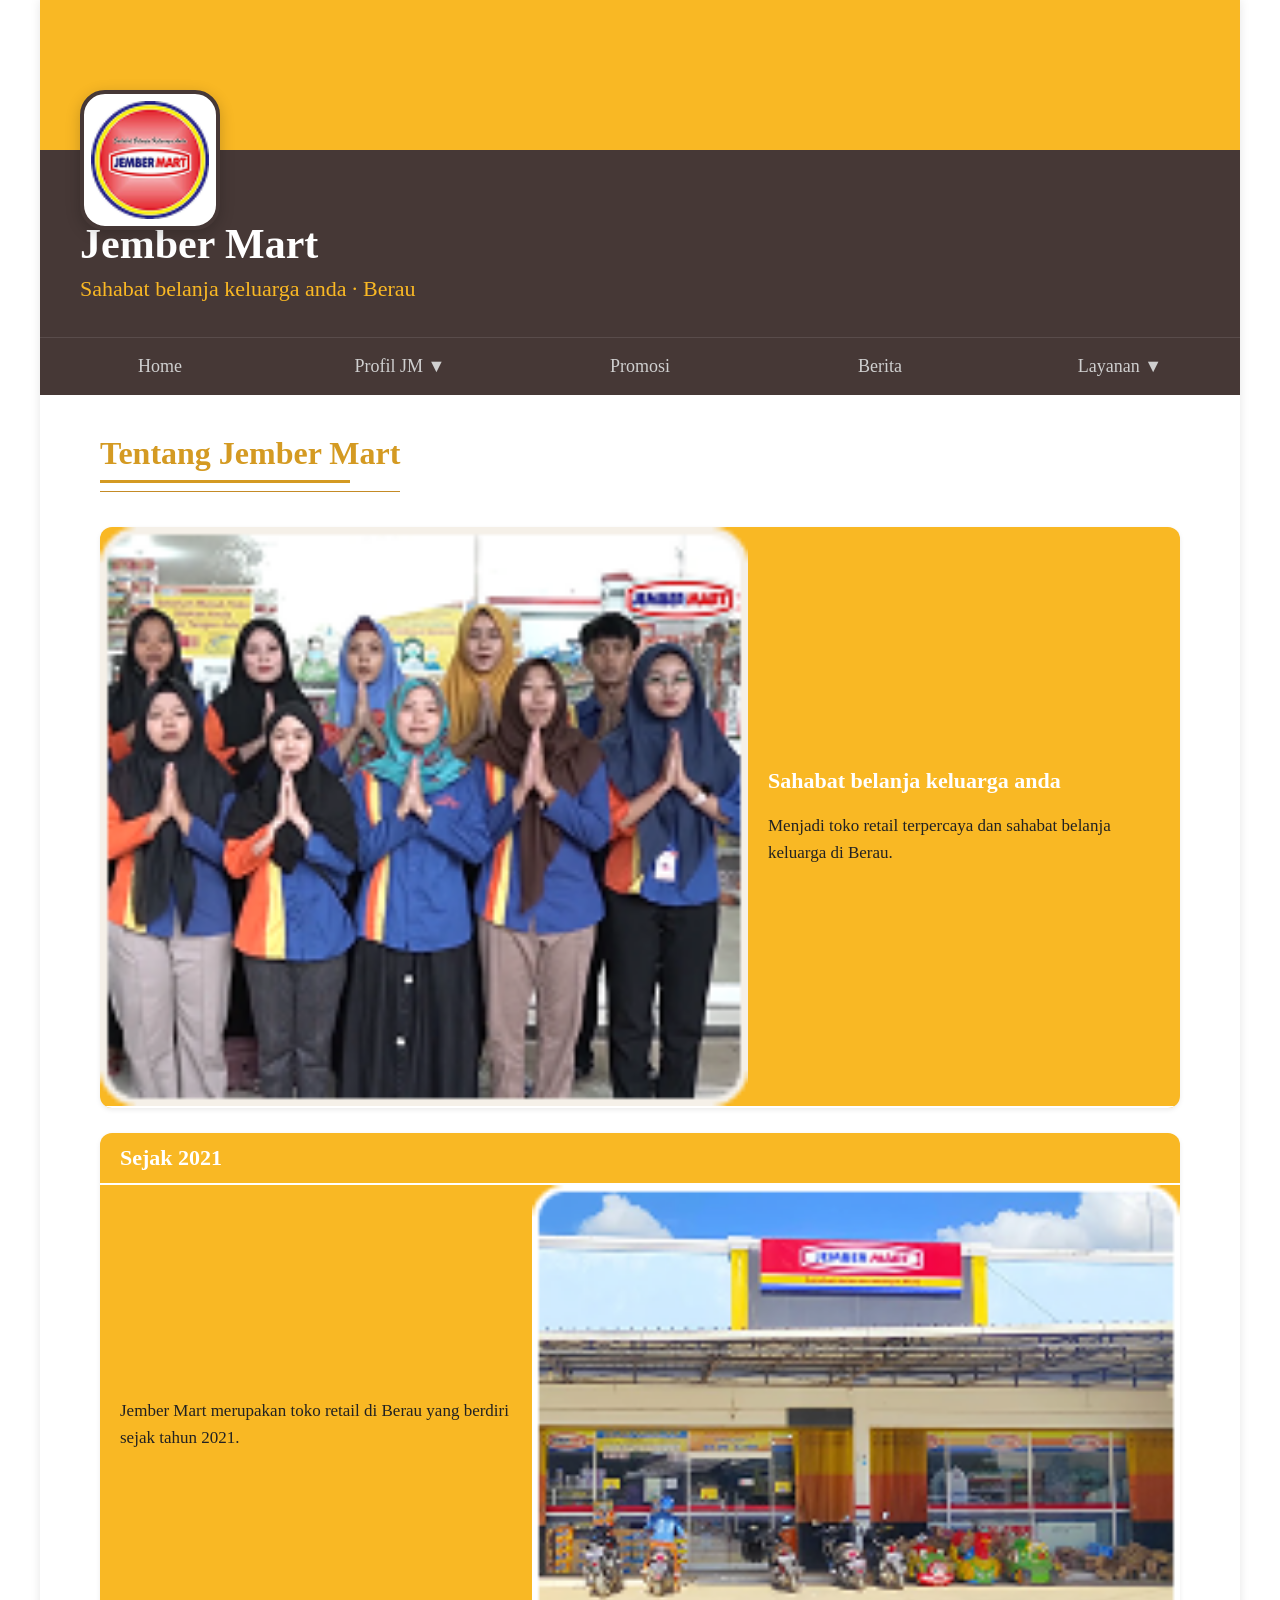
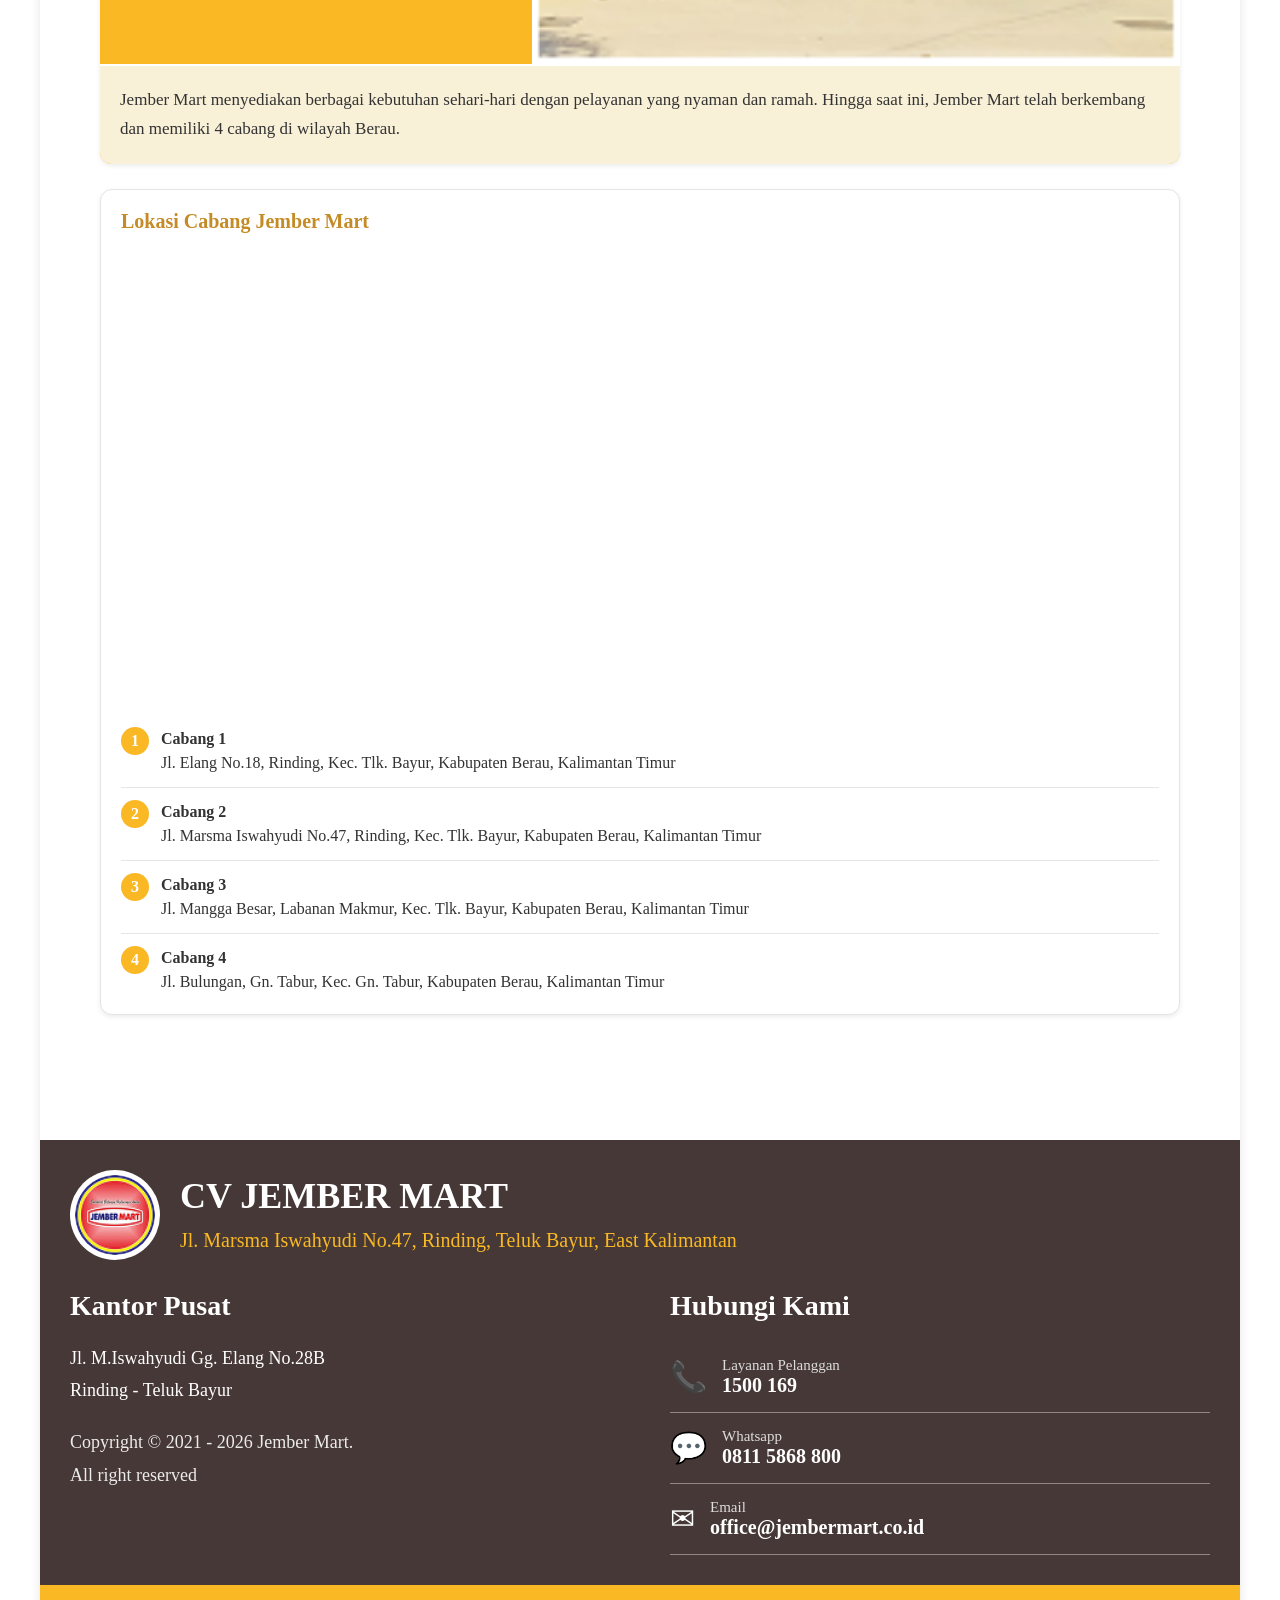
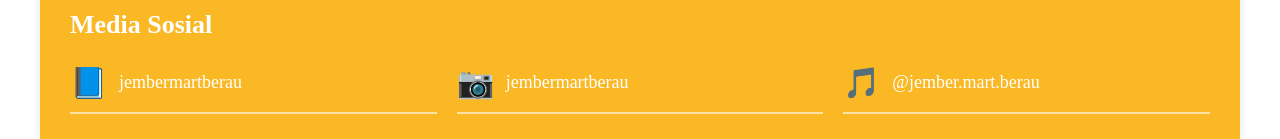
<file: profilJM.html>
<!DOCTYPE html>
<html lang="id">

<head>
    <meta charset="UTF-8">
    <meta name="viewport" content="width=device-width, initial-scale=1.0">
    <title>Tentang Kami - Jember Mart</title>
    <link rel="stylesheet" href="style.css">
        <style>
        .container {
            max-width: 1200px;
            margin: 0 auto;
            background-color: #ffffff;
            box-shadow: 0 0 10px rgba(0,0,0,0.1);
        }
    </style>
</head>

<body>
    <div class="container">

        <!-- HEADER -->
        <header class="header-cover">

            <div class="cover-kuning"></div>

            <div class="profil-header">

                <div class="logo-box">
                    <img src="Asset/OIP (1) 1-2.png" alt="Logo Jember Mart">
                </div>

                <div class="info-header">
                    <h1>Jember Mart</h1>
                    <p>Sahabat belanja keluarga anda · Berau</p>
                </div>

            </div>

        </header>

        <nav class="navbar">
            <a href="index.html" class="nav-link active">Home</a>

            <div class="dropdown">
                <a href="profilJM.html" class="nav-link">
                    Profil JM ▼
                </a>

                <div class="dropdown-content">
                    <a href="profilJM.html#tentang">Tentang Jember Mart</a>
                    <a href="sejarah.html">Sejarah Jember Mart</a>
                </div>
            </div>

            <a href="promosi.html" class="nav-link">Promosi</a>
            <a href="berita.html" class="nav-link">Berita</a>

<div class="dropdown">
    <a href="#" class="nav-link">
        Layanan ▼
    </a>

    <div class="dropdown-content">
        <a href="pengajuan_produk.html">
            Pengajuan Produk
        </a>

        <a href="verifikasi_produk.html">
            Verifikasi Produk
        </a>
    </div>
</div>
        </nav>

        <!-- Konten Utama -->
        <main class="content">
            <h2 class="judul-halaman">Tentang Jember Mart</h2>

            <!-- Bagian Sahabat Belanja -->
            <div class="kotak-kuning">
                <div class="baris-flex">
                    <div class="bagian-gambar">
                        <img src="Asset/image 5.png" alt="Tim Jember Mart">
                    </div>
                    <div class="bagian-teks">
                        <h3>Sahabat belanja keluarga anda</h3>
                        <p>Menjadi toko retail terpercaya dan sahabat belanja keluarga di Berau.</p>
                    </div>
                </div>
            </div>

            <!-- Bagian Sejak 2021 -->
            <div class="kotak-kuning">
                <div class="judul-kuning">
                    <h3>Sejak 2021</h3>
                </div>
                <div class="baris-flex">
                    <div class="bagian-teks">
                        <p>Jember Mart merupakan toko retail di Berau yang berdiri sejak tahun 2021.</p>
                    </div>
                    <div class="bagian-gambar">
                        <img src="Asset/image 8.png" alt="Tampilan Toko Jember Mart">
                    </div>
                </div>
                <div class="bagian-bawah-krem">
                    <p>Jember Mart menyediakan berbagai kebutuhan sehari-hari dengan pelayanan yang nyaman dan ramah.
                        Hingga saat ini, Jember Mart telah berkembang dan memiliki 4 cabang di wilayah Berau.</p>
                </div>
            </div>

            <!-- Bagian Lokasi Cabang -->
            <div class="kotak-putih">
                <h3 class="sub-judul">Lokasi Cabang Jember Mart</h3>
                <div class="peta">
                    <iframe
                        src="https://www.google.com/maps/embed?pb=!1m18!1m12!1m3!1d18965.290591933655!2d117.45023806264845!3d2.168452281777467!2m3!1f0!2f0!3f0!3m2!1i1024!2i768!4f13.1!3m3!1m2!1s0x320df60a5d3e197f%3A0xef0a73f1687f327c!2sJl.%20Elang%20No.28b%2C%20Rinding%2C%20Kec.%20Tlk.%20Bayur%2C%20Kabupaten%20Berau%2C%20Kalimantan%20Timur%2077352!5e0!3m2!1sen!2sid!4v1782061484378!5m2!1sen!2sid"
                        width="100%" height="450" style="border:0;" allowfullscreen="" loading="lazy"
                        referrerpolicy="no-referrer-when-downgrade">
                    </iframe>
                </div>
                <div class="daftar-cabang">
                    <div class="item-cabang">
                        <span class="nomor">1</span>
                        <p><strong>Cabang 1</strong><br>Jl. Elang No.18, Rinding, Kec. Tlk. Bayur, Kabupaten Berau,
                            Kalimantan Timur</p>
                    </div>
                    <div class="garis-pemisah"></div>
                    <div class="item-cabang">
                        <span class="nomor">2</span>
                        <p><strong>Cabang 2</strong><br>Jl. Marsma Iswahyudi No.47, Rinding, Kec. Tlk. Bayur, Kabupaten
                            Berau, Kalimantan Timur</p>
                    </div>
                    <div class="garis-pemisah"></div>
                    <div class="item-cabang">
                        <span class="nomor">3</span>
                        <p><strong>Cabang 3</strong><br>Jl. Mangga Besar, Labanan Makmur, Kec. Tlk. Bayur, Kabupaten
                            Berau, Kalimantan Timur</p>
                    </div>
                    <div class="garis-pemisah"></div>
                    <div class="item-cabang">
                        <span class="nomor">4</span>
                        <p><strong>Cabang 4</strong><br>Jl. Bulungan, Gn. Tabur, Kec. Gn. Tabur, Kabupaten Berau,
                            Kalimantan Timur</p>
                    </div>
                </div>
            </div>

        </main>

        <!-- FOOTER -->
        <footer class="footer">

            <!-- BAGIAN ATAS -->
            <div class="footer-main">

                <div class="footer-header">

                    <img src="Asset/OIP (1) 1-2.png" alt="Logo">

                    <div>
                        <h2>CV JEMBER MART</h2>

                        <p>
                            Jl. Marsma Iswahyudi No.47,
                            Rinding, Teluk Bayur,
                            East Kalimantan
                        </p>
                    </div>

                </div>

                <div class="footer-content">

                    <div class="footer-section">

                        <h3>Kantor Pusat</h3>

                        <p>
                            Jl. M.Iswahyudi Gg. Elang No.28B<br>
                            Rinding - Teluk Bayur
                        </p>

                        <p class="copyright">
                            Copyright © 2021 - 2026 Jember Mart.<br>
                            All right reserved
                        </p>

                    </div>

                    <div class="footer-section">

                        <h3>Hubungi Kami</h3>

                        <div class="kontak-item">
                            <span>📞</span>
                            <div>
                                <small>Layanan Pelanggan</small>
                                <strong>1500 169</strong>
                            </div>
                        </div>

                        <div class="kontak-item">
                            <span>💬</span>
                            <div>
                                <small>Whatsapp</small>
                                <strong>0811 5868 800</strong>
                            </div>
                        </div>

                        <div class="kontak-item">
                            <span>✉</span>
                            <div>
                                <small>Email</small>
                                <strong>office@jembermart.co.id</strong>
                            </div>
                        </div>

                    </div>

                </div>

            </div>

            <!-- BAGIAN BAWAH -->
            <div class="footer-social">

                <h3>Media Sosial</h3>

                <div class="social-grid">

                    <div class="social-item">
                        <span>📘</span>
                        <p>jembermartberau</p>
                    </div>

                    <div class="social-item">
                        <span>📷</span>
                        <p>jembermartberau</p>
                    </div>

                    <div class="social-item">
                        <span>🎵</span>
                        <p>@jember.mart.berau</p>
                    </div>

                </div>

            </div>

        </footer>

    </div>
</body>

</html>
</file>
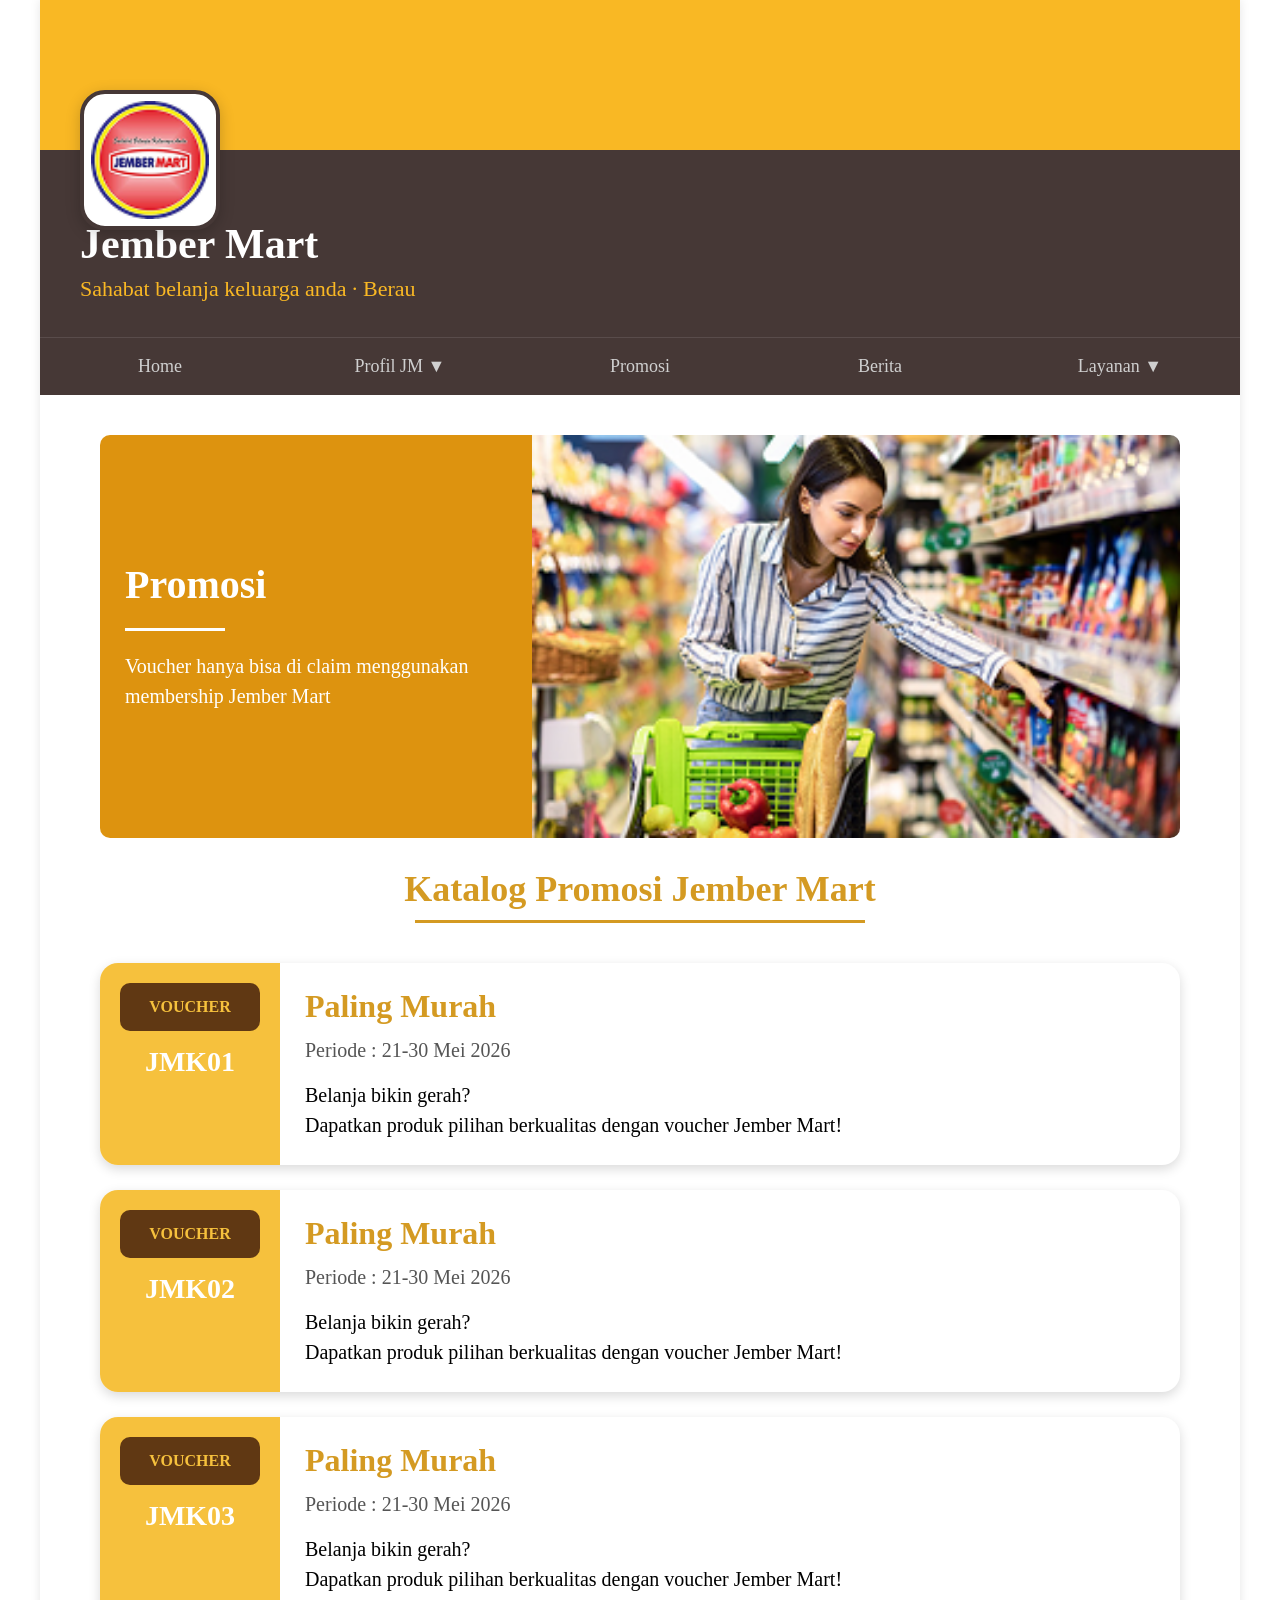
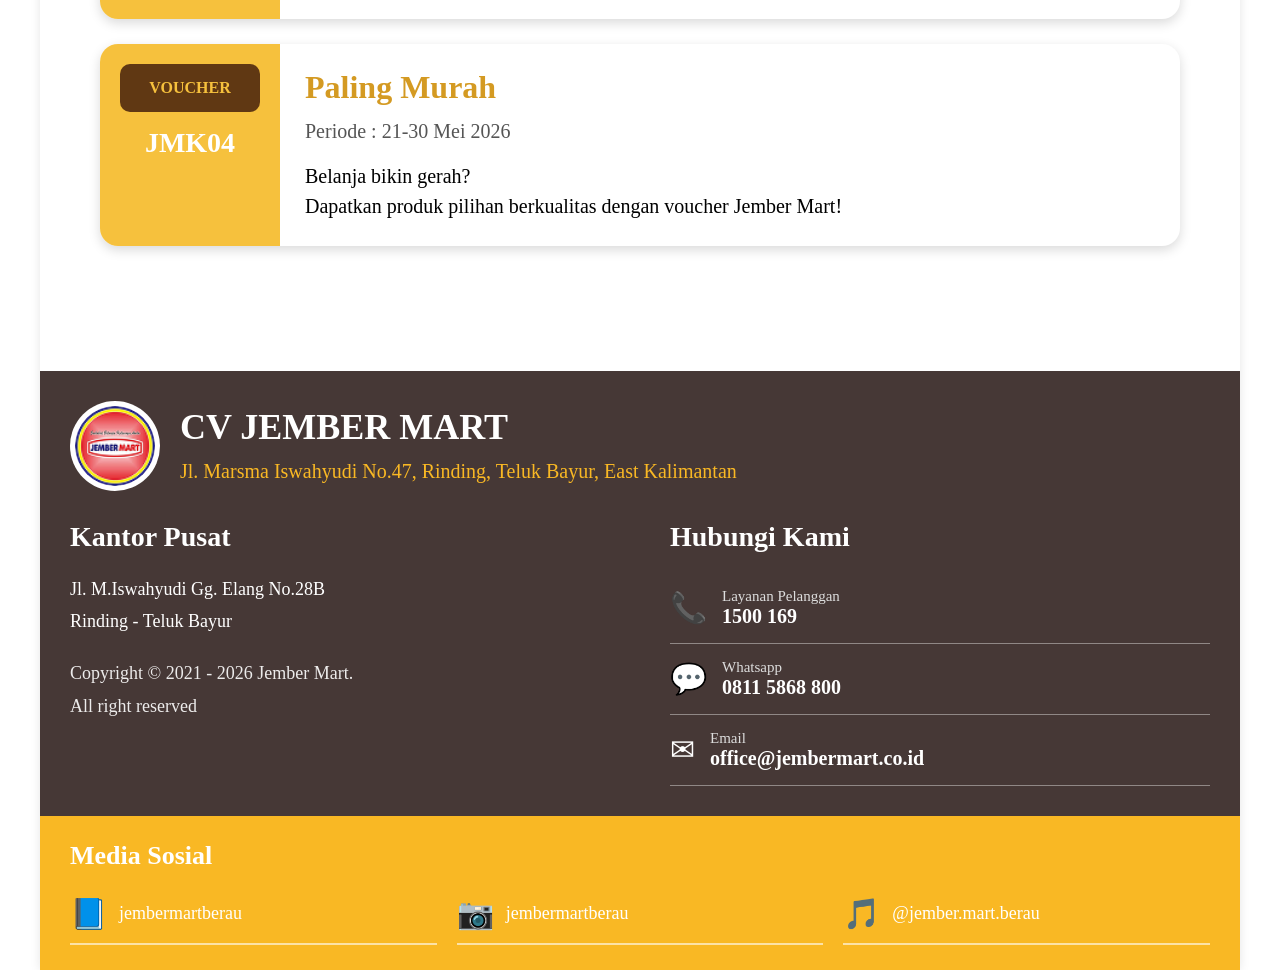
<file: promosi.html>
<!DOCTYPE html>
<html lang="id">
<head>
    <meta charset="UTF-8">
    <meta name="viewport" content="width=device-width, initial-scale=1.0">
    <title>Promosi - Jember Mart</title>
    <link rel="stylesheet" href="style.css">
        <style>
        .container {
            max-width: 1200px;
            margin: 0 auto;
            background-color: #ffffff;
            box-shadow: 0 0 10px rgba(0,0,0,0.1);
        }

    </style>
</head>
<body>
    <div class="container">

<header class="header-cover">

    <div class="cover-kuning"></div>

    <div class="profil-header">

        <div class="logo-box">
            <img src="Asset/OIP (1) 1-2.png" alt="Logo Jember Mart">
        </div>

        <div class="info-header">
            <h1>Jember Mart</h1>
            <p>Sahabat belanja keluarga anda · Berau</p>
        </div>

    </div>

</header>

<nav class="navbar">
    <a href="index.html" class="nav-link active">Home</a>

    <div class="dropdown">
        <a href="profilJM.html" class="nav-link">
            Profil JM ▼
        </a>

        <div class="dropdown-content">
            <a href="profilJM.html#tentang">Tentang Jember Mart</a>
            <a href="sejarah.html">Sejarah Jember Mart</a>
        </div>
    </div>

    <a href="promosi.html" class="nav-link">Promosi</a>
    <a href="berita.html" class="nav-link">Berita</a>

<div class="dropdown">
    <a href="#" class="nav-link">
        Layanan ▼
    </a>

    <div class="dropdown-content">
        <a href="pengajuan_produk.html">
            Pengajuan Produk
        </a>

        <a href="verifikasi_produk.html">
            Verifikasi Produk
        </a>
    </div>
</div>
</nav>

      <main class="content">

    <!-- Banner -->
    <section class="banner-promosi">

        <div class="banner-text">
            <h2>Promosi</h2>

            <div class="garis"></div>

            <p>
                Voucher hanya bisa di claim menggunakan
                membership Jember Mart
            </p>
        </div>

        <div class="banner-image">
            <img src="Asset/image 11.png" alt="">
        </div>

    </section>

    <!-- Judul -->
    <h2 class="judul-katalog">
        Katalog Promosi Jember Mart
    </h2>

    <!-- PROMO 1 -->
    <div class="promo-card">

        <div class="voucher-box">

            <div class="voucher">
                VOUCHER
            </div>

            <span>JMK01</span>

        </div>

        <div class="promo-info">

            <h3>Paling Murah</h3>

            <p class="periode">
                Periode : 21-30 Mei 2026
            </p>

            <p>
                Belanja bikin gerah?<br>
                Dapatkan produk pilihan berkualitas
                dengan voucher Jember Mart!
            </p>

        </div>

    </div>

    <!-- PROMO 2 -->
    <div class="promo-card">

        <div class="voucher-box">

            <div class="voucher">
                VOUCHER
            </div>

            <span>JMK02</span>

        </div>

        <div class="promo-info">

            <h3>Paling Murah</h3>

            <p class="periode">
                Periode : 21-30 Mei 2026
            </p>

            <p>
                Belanja bikin gerah?<br>
                Dapatkan produk pilihan berkualitas
                dengan voucher Jember Mart!
            </p>

        </div>

    </div>

    <!-- PROMO 3 -->
    <div class="promo-card">

        <div class="voucher-box">

            <div class="voucher">
                VOUCHER
            </div>

            <span>JMK03</span>

        </div>

        <div class="promo-info">

            <h3>Paling Murah</h3>

            <p class="periode">
                Periode : 21-30 Mei 2026
            </p>

            <p>
                Belanja bikin gerah?<br>
                Dapatkan produk pilihan berkualitas
                dengan voucher Jember Mart!
            </p>

        </div>

    </div>

    <!-- PROMO 4 -->
    <div class="promo-card">

        <div class="voucher-box">

            <div class="voucher">
                VOUCHER
            </div>

            <span>JMK04</span>

        </div>

        <div class="promo-info">

            <h3>Paling Murah</h3>

            <p class="periode">
                Periode : 21-30 Mei 2026
            </p>

            <p>
                Belanja bikin gerah?<br>
                Dapatkan produk pilihan berkualitas
                dengan voucher Jember Mart!
            </p>

        </div>

    </div>

</main>
    <!-- FOOTER -->
<footer class="footer">

    <!-- BAGIAN ATAS -->
    <div class="footer-main">

        <div class="footer-header">

            <img src="Asset/OIP (1) 1-2.png" alt="Logo">

            <div>
                <h2>CV JEMBER MART</h2>

                <p>
                    Jl. Marsma Iswahyudi No.47,
                    Rinding, Teluk Bayur,
                    East Kalimantan
                </p>
            </div>

        </div>

        <div class="footer-content">

            <div class="footer-section">

                <h3>Kantor Pusat</h3>

                <p>
                    Jl. M.Iswahyudi Gg. Elang No.28B<br>
                    Rinding - Teluk Bayur
                </p>

                <p class="copyright">
                    Copyright © 2021 - 2026 Jember Mart.<br>
                    All right reserved
                </p>

            </div>

            <div class="footer-section">

                <h3>Hubungi Kami</h3>

                <div class="kontak-item">
                    <span>📞</span>
                    <div>
                        <small>Layanan Pelanggan</small>
                        <strong>1500 169</strong>
                    </div>
                </div>

                <div class="kontak-item">
                    <span>💬</span>
                    <div>
                        <small>Whatsapp</small>
                        <strong>0811 5868 800</strong>
                    </div>
                </div>

                <div class="kontak-item">
                    <span>✉</span>
                    <div>
                        <small>Email</small>
                        <strong>office@jembermart.co.id</strong>
                    </div>
                </div>

            </div>

        </div>

    </div>

    <!-- BAGIAN BAWAH -->
    <div class="footer-social">

        <h3>Media Sosial</h3>

        <div class="social-grid">

            <div class="social-item">
                <span>📘</span>
                <p>jembermartberau</p>
            </div>

            <div class="social-item">
                <span>📷</span>
                <p>jembermartberau</p>
            </div>

            <div class="social-item">
                <span>🎵</span>
                <p>@jember.mart.berau</p>
            </div>

        </div>

    </div>

</footer>

    </div>
</body>
</html>
</file>
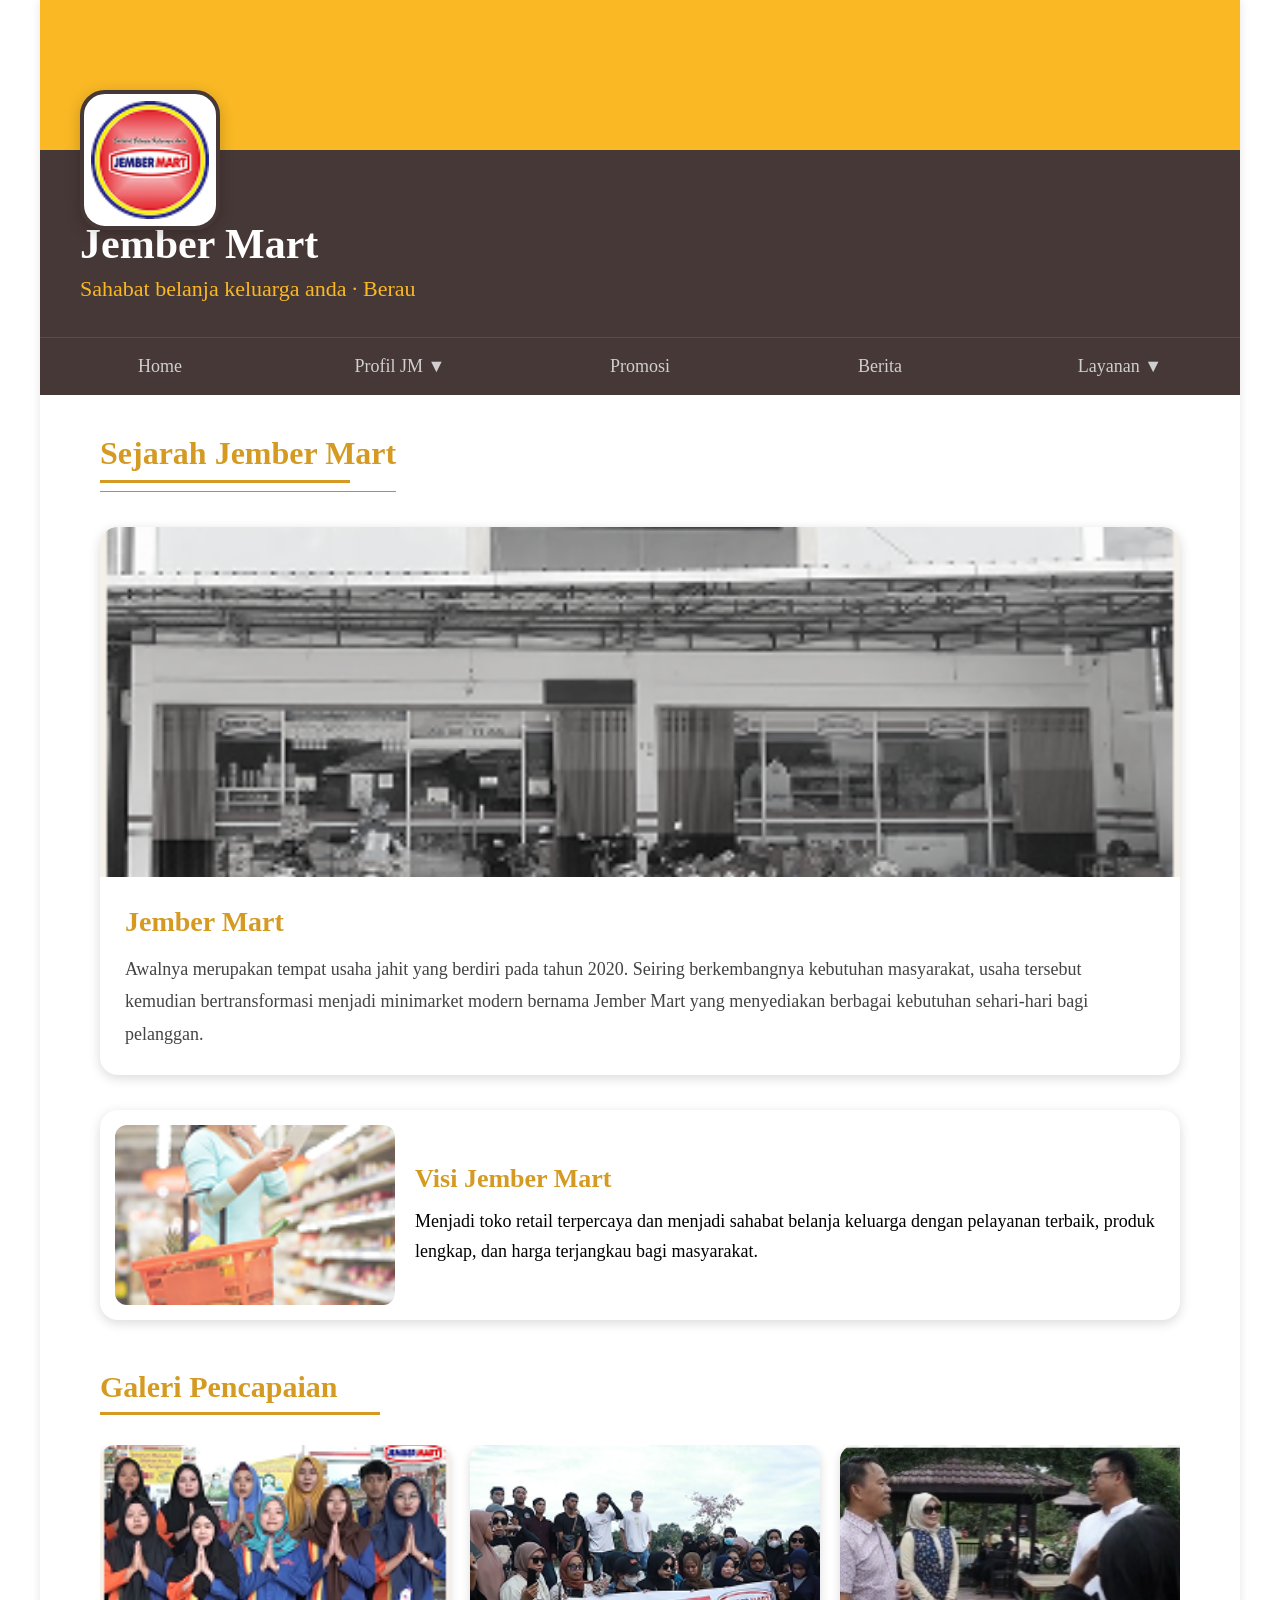
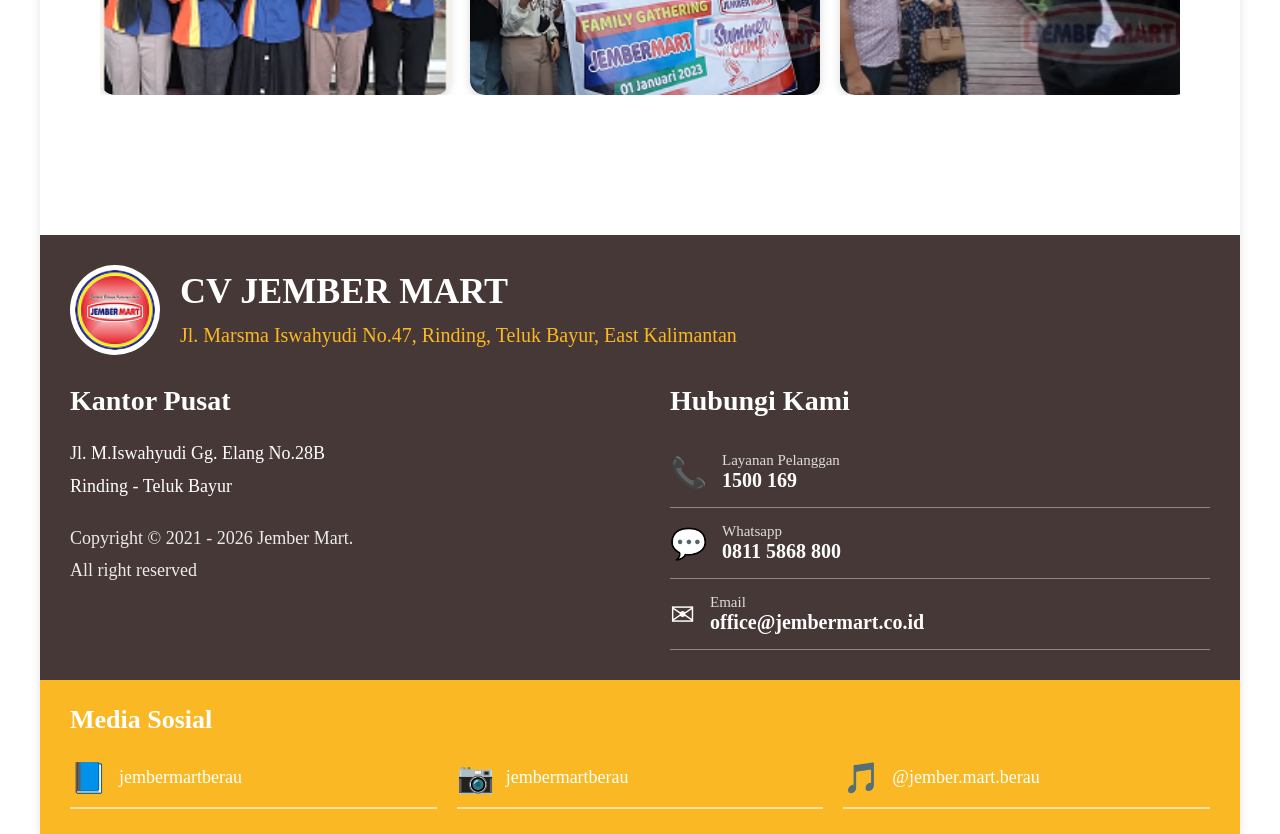
<file: sejarah.html>
<!DOCTYPE html>
<html lang="id">
<head>
    <meta charset="UTF-8">
    <meta name="viewport" content="width=device-width, initial-scale=1.0">
    <title>Sejarah Jember Mart</title>
    <link rel="stylesheet" href="style.css">
        <style>
        .container {
            max-width: 1200px;
            margin: 0 auto;
            background-color: #ffffff;
            box-shadow: 0 0 10px rgba(0,0,0,0.1);
        }
    </style>
</head>
<body>

<div class="container">

<header class="header-cover">

    <div class="cover-kuning"></div>

    <div class="profil-header">

        <div class="logo-box">
            <img src="Asset/OIP (1) 1-2.png" alt="Logo Jember Mart">
        </div>

        <div class="info-header">
            <h1>Jember Mart</h1>
            <p>Sahabat belanja keluarga anda · Berau</p>
        </div>

    </div>

</header>

<nav class="navbar">
    <a href="index.html" class="nav-link active">Home</a>

    <div class="dropdown">
        <a href="profilJM.html" class="nav-link">
            Profil JM ▼
        </a>

        <div class="dropdown-content">
            <a href="profilJM.html#tentang">Tentang Jember Mart</a>
            <a href="sejarah.html">Sejarah Jember Mart</a>
        </div>
    </div>

    <a href="promosi.html" class="nav-link">Promosi</a>
    <a href="berita.html" class="nav-link">Berita</a>

<div class="dropdown">
    <a href="#" class="nav-link">
        Layanan ▼
    </a>

    <div class="dropdown-content">
        <a href="pengajuan_produk.html">
            Pengajuan Produk
        </a>

        <a href="verifikasi_produk.html">
            Verifikasi Produk
        </a>
    </div>
</div>
</nav>

    <!-- CONTENT -->
    <main class="content">

        <h2 class="judul-halaman">
            Sejarah Jember Mart
        </h2>

        <!-- CARD SEJARAH -->
        <div class="history-card">

            <img src="Asset/image 8-1.png"
                 alt="Jember Mart">

            <div class="history-content">

                <h3>Jember Mart</h3>

                <p>
                    Awalnya merupakan tempat usaha jahit yang berdiri
                    pada tahun 2020. Seiring berkembangnya kebutuhan
                    masyarakat, usaha tersebut kemudian bertransformasi
                    menjadi minimarket modern bernama Jember Mart yang
                    menyediakan berbagai kebutuhan sehari-hari bagi
                    pelanggan.
                </p>

            </div>

        </div>

        <!-- VISI -->
        <div class="visi-card">

            <img src="Asset/image 10.png"
                 alt="Visi Jember Mart">

            <div class="visi-content">

                <h3>Visi Jember Mart</h3>

                <p>
                    Menjadi toko retail terpercaya dan menjadi
                    sahabat belanja keluarga dengan pelayanan
                    terbaik, produk lengkap, dan harga terjangkau
                    bagi masyarakat.
                </p>

            </div>

        </div>

<h2 class="judul-galeri">
    Galeri Pencapaian
</h2>

<div class="galeri-slider">

    <div class="galeri-track">

        <img src="Asset/image 5.png" alt="">
        <img src="Asset/Rectangle 33.png" alt="">
        <img src="Asset/image21.png" alt="">

        <!-- Duplikat agar scroll tidak putus -->
        <img src="Asset/image 5.png" alt="">
        <img src="Asset/Rectangle 33.png" alt="">
        <img src="Asset/image21.png" alt="">

    </div>

</div>
    </main>

    <!-- FOOTER -->
<footer class="footer">

    <!-- BAGIAN ATAS -->
    <div class="footer-main">

        <div class="footer-header">

            <img src="Asset/OIP (1) 1-2.png" alt="Logo">

            <div>
                <h2>CV JEMBER MART</h2>

                <p>
                    Jl. Marsma Iswahyudi No.47,
                    Rinding, Teluk Bayur,
                    East Kalimantan
                </p>
            </div>

        </div>

        <div class="footer-content">

            <div class="footer-section">

                <h3>Kantor Pusat</h3>

                <p>
                    Jl. M.Iswahyudi Gg. Elang No.28B<br>
                    Rinding - Teluk Bayur
                </p>

                <p class="copyright">
                    Copyright © 2021 - 2026 Jember Mart.<br>
                    All right reserved
                </p>

            </div>

            <div class="footer-section">

                <h3>Hubungi Kami</h3>

                <div class="kontak-item">
                    <span>📞</span>
                    <div>
                        <small>Layanan Pelanggan</small>
                        <strong>1500 169</strong>
                    </div>
                </div>

                <div class="kontak-item">
                    <span>💬</span>
                    <div>
                        <small>Whatsapp</small>
                        <strong>0811 5868 800</strong>
                    </div>
                </div>

                <div class="kontak-item">
                    <span>✉</span>
                    <div>
                        <small>Email</small>
                        <strong>office@jembermart.co.id</strong>
                    </div>
                </div>

            </div>

        </div>

    </div>

    <!-- BAGIAN BAWAH -->
    <div class="footer-social">

        <h3>Media Sosial</h3>

        <div class="social-grid">

            <div class="social-item">
                <span>📘</span>
                <p>jembermartberau</p>
            </div>

            <div class="social-item">
                <span>📷</span>
                <p>jembermartberau</p>
            </div>

            <div class="social-item">
                <span>🎵</span>
                <p>@jember.mart.berau</p>
            </div>

        </div>

    </div>

</footer>

</div>

</body>
</html>
</file>
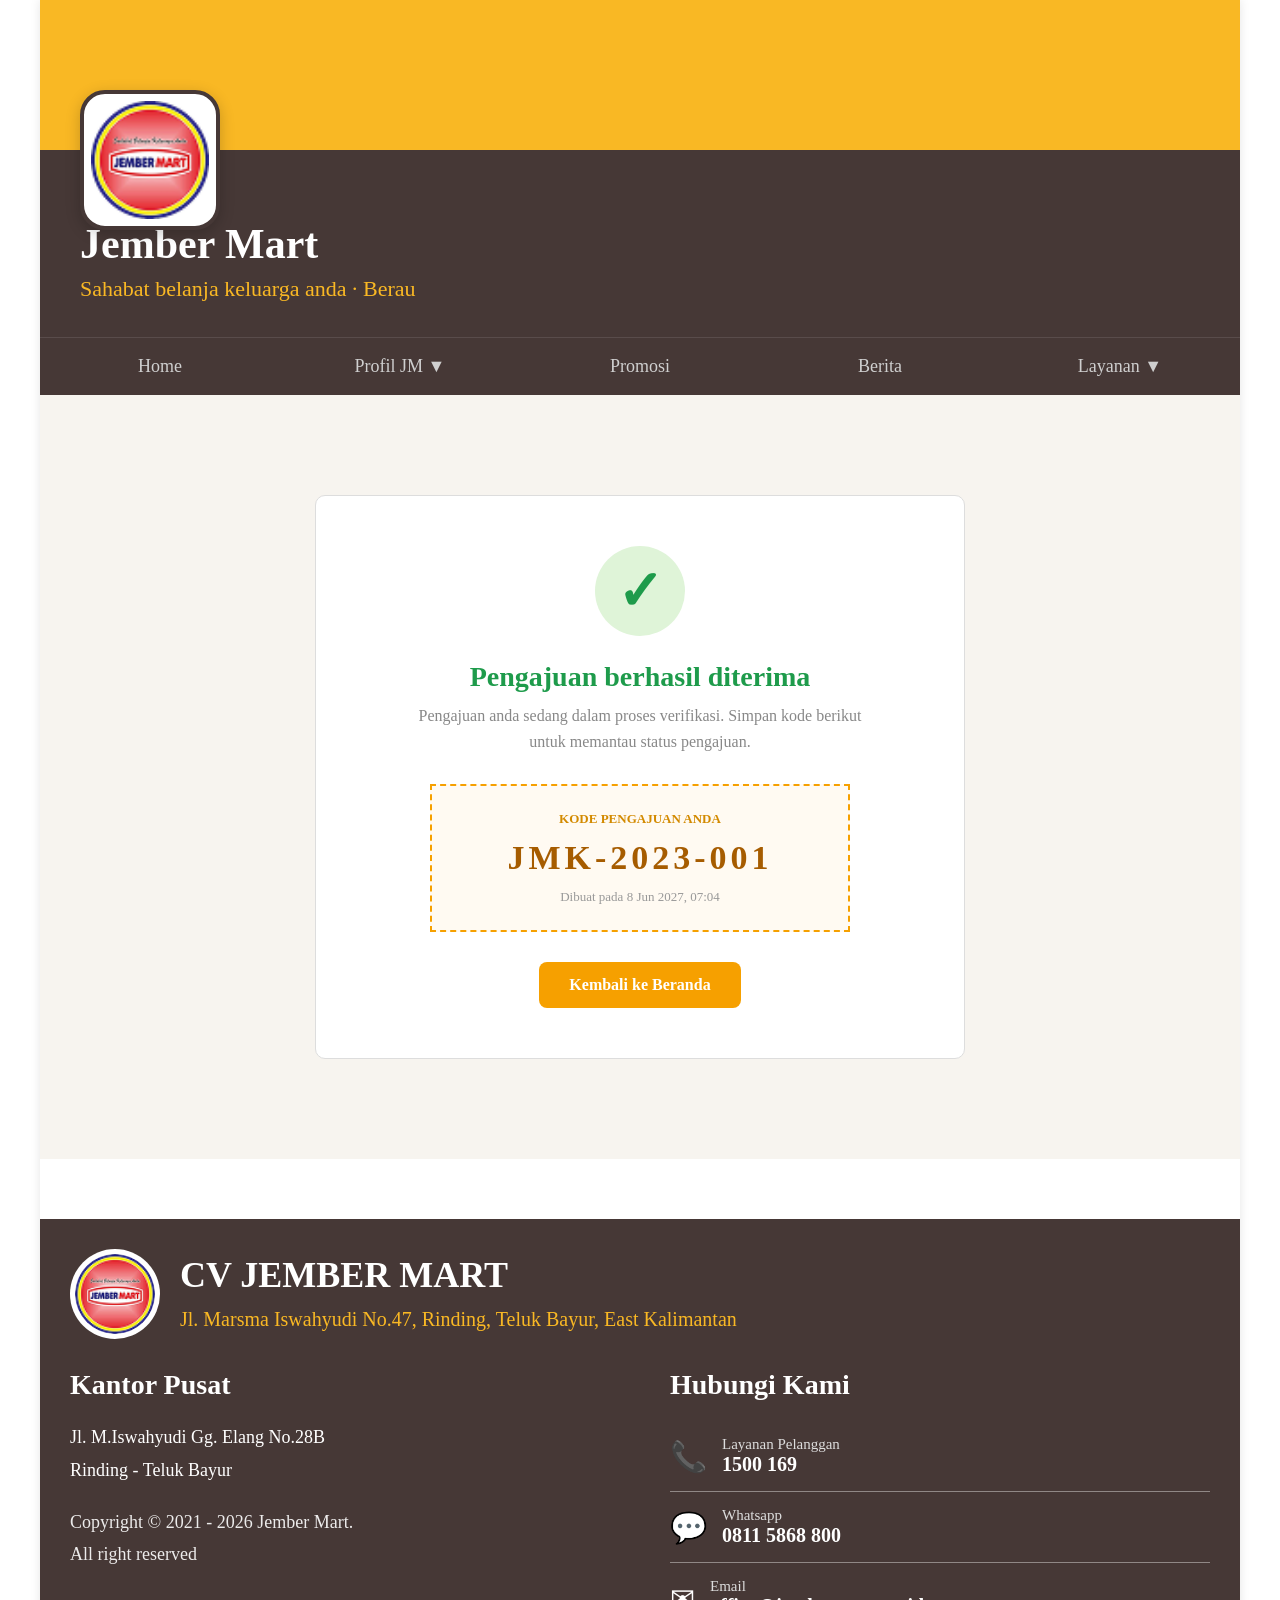
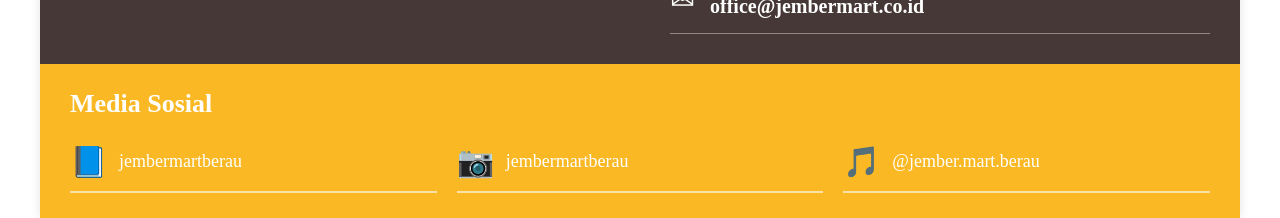
<file: sukses.html>
<!DOCTYPE html>
<html lang="id">

<head>
    <meta charset="UTF-8">
    <meta name="viewport" content="width=device-width, initial-scale=1.0">
    <title>Jember Mart - Berau</title>
    <link rel="stylesheet" href="style.css">
    <style>
        .container {
            max-width: 1200px;
            margin: 0 auto;
            background-color: #ffffff;
            box-shadow: 0 0 10px rgba(0, 0, 0, 0.1);
        }

        /* PENGAJUAN PRODUK */

        .content {
            padding: 40px;
            background: #f7f4ef;
        }

        .vendor-header {
            background: #fff;
            border: 1px solid #ddd;
            border-radius: 12px;
            padding: 20px;
            display: flex;
            align-items: center;
            gap: 15px;
            margin-bottom: 30px;
        }

        .vendor-icon {
            width: 60px;
            height: 60px;
            background: #ffe0a3;
            border-radius: 12px;
            display: flex;
            justify-content: center;
            align-items: center;
            font-size: 30px;
        }

        .vendor-header h2 {
            color: #f6a000;
            margin-bottom: 5px;
        }

        .vendor-header p {
            color: #777;
        }

        .step-wrapper {
            display: flex;
            align-items: center;
            margin-bottom: 30px;
        }

        .step {
            display: flex;
            align-items: center;
            gap: 10px;
        }

        .step span {
            width: 35px;
            height: 35px;
            border-radius: 50%;
            background: #ffd27a;
            display: flex;
            justify-content: center;
            align-items: center;
            font-weight: bold;
        }

        .step.active span {
            background: #f6a000;
            color: white;
        }

        .line {
            flex: 1;
            height: 2px;
            background: #ddd;
            margin: 0 10px;
        }

        .vendor-form {
            display: flex;
            flex-direction: column;
            gap: 25px;
        }

        .form-card {
            background: white;
            border-radius: 12px;
            border: 1px solid #ddd;
            padding: 25px;
        }

        .form-card h3 {
            margin-bottom: 20px;
            color: #444;
        }

        .form-grid {
            display: grid;
            grid-template-columns: repeat(2, 1fr);
            gap: 20px;
        }

        .form-group {
            display: flex;
            flex-direction: column;
        }

        .form-group label {
            margin-bottom: 8px;
            color: #555;
            font-size: 14px;
        }

        .form-group input,
        .form-group select,
        .form-group textarea {
            padding: 12px;
            border: 1px solid #ccc;
            border-radius: 8px;
        }

        .form-group textarea {
            resize: none;
        }

        .card-title {
            display: flex;
            justify-content: space-between;
            align-items: center;
            margin-bottom: 20px;
        }

        .badge {
            background: #ffd27a;
            color: #8b5a00;
            padding: 5px 10px;
            border-radius: 20px;
            font-size: 12px;
        }

        .btn-area {
            text-align: right;
            margin-top: 20px;
        }

        .btn-next {
            background: #f6a000;
            color: white;
            border: none;
            padding: 12px 25px;
            border-radius: 8px;
            cursor: pointer;
            font-weight: bold;
        }

        .btn-next:hover {
            background: #df8f00;
        }

        @media(max-width:768px) {

            .content {
                padding: 20px;
            }

            .form-grid {
                grid-template-columns: 1fr;
            }

        }

        /* STEP PRODUK */

        .step.done span {
            background: #f6a000;
            color: #fff;
        }

        .line.active {
            background: #f6a000;
        }

        .button-group {
            display: flex;
            justify-content: space-between;
            margin-top: 25px;
        }

        .btn-back {
            background: #ffd27a;
            border: none;
            color: #fff;
            padding: 12px 30px;
            border-radius: 8px;
            cursor: pointer;
            font-weight: 600;
        }

        .btn-next {
            background: #f6a000;
            border: none;
            color: white;
            padding: 12px 30px;
            border-radius: 8px;
            cursor: pointer;
            font-weight: 600;
        }

        .btn-back:hover {
            opacity: .9;
        }

        .btn-next:hover {
            background: #df8f00;
        }
        /* HALAMAN SUKSES */

.success-wrapper{
    padding:60px 20px;
    background:#f7f4ef;
    display:flex;
    justify-content:center;
}

.success-card{
    width:100%;
    max-width:650px;
    background:#fff;
    border:1px solid #ddd;
    border-radius:10px;
    padding:50px 40px;
    text-align:center;
}

.success-icon{
    width:90px;
    height:90px;
    background:#dff4d8;
    color:#1e9b4b;
    font-size:55px;
    border-radius:50%;
    margin:0 auto 25px;
    display:flex;
    align-items:center;
    justify-content:center;
    font-weight:bold;
}

.success-card h2{
    color:#1e9b4b;
    margin-bottom:10px;
    font-size:28px;
}

.success-desc{
    color:#888;
    max-width:450px;
    margin:0 auto 30px;
    line-height:1.6;
}

.kode-box{
    border:2px dashed #f6a000;
    background:#fffaf2;
    padding:25px;
    margin:30px auto;
    max-width:420px;
}

.kode-title{
    color:#d38a00;
    font-size:13px;
    font-weight:600;
    margin-bottom:12px;
}

.kode-nomor{
    font-size:34px;
    font-weight:bold;
    color:#a65c00;
    letter-spacing:4px;
    margin-bottom:12px;
}

.kode-date{
    color:#999;
    font-size:13px;
}

.success-button{
    margin-top:30px;
}

.btn-home{
    display:inline-block;
    background:#f6a000;
    color:white;
    text-decoration:none;
    padding:14px 30px;
    border-radius:8px;
    font-weight:600;
    transition:.3s;
}

.btn-home:hover{
    background:#dd9000;
}

@media(max-width:768px){

    .success-card{
        padding:35px 20px;
    }

    .kode-nomor{
        font-size:24px;
        letter-spacing:2px;
    }

}
    </style>
</head>

<body>

    <div class="container">

        <!-- HEADER -->
        <header class="header-cover">

            <div class="cover-kuning"></div>

            <div class="profil-header">

                <div class="logo-box">
                    <img src="Asset/OIP (1) 1-2.png" alt="Logo Jember Mart">
                </div>

                <div class="info-header">
                    <h1>Jember Mart</h1>
                    <p>Sahabat belanja keluarga anda · Berau</p>
                </div>

            </div>

        </header>

        <nav class="navbar">
            <a href="index.html" class="nav-link active">Home</a>

            <div class="dropdown">
                <a href="profilJM.html" class="nav-link">
                    Profil JM ▼
                </a>

                <div class="dropdown-content">
                    <a href="profilJM.html#tentang">Tentang Jember Mart</a>
                    <a href="sejarah.html">Sejarah Jember Mart</a>
                </div>
            </div>

            <a href="promosi.html" class="nav-link">Promosi</a>
            <a href="berita.html" class="nav-link">Berita</a>

<div class="dropdown">
    <a href="#" class="nav-link">
        Layanan ▼
    </a>

    <div class="dropdown-content">
        <a href="pengajuan_produk.html">
            Pengajuan Produk
        </a>

        <a href="verifikasi_produk.html">
            Verifikasi Produk
        </a>
    </div>
</div>
        </nav>


        <!-- CONTENT -->
<main class="content">

    <div class="success-wrapper">

        <div class="success-card">

            <div class="success-icon">
                ✓
            </div>

            <h2>Pengajuan berhasil diterima</h2>

            <p class="success-desc">
                Pengajuan anda sedang dalam proses verifikasi.
                Simpan kode berikut untuk memantau status pengajuan.
            </p>

            <div class="kode-box">

                <div class="kode-title">
                    KODE PENGAJUAN ANDA
                </div>

                <div class="kode-nomor">
                    JMK-2023-001
                </div>

                <div class="kode-date">
                    Dibuat pada 8 Jun 2027, 07:04
                </div>

            </div>

            <div class="success-button">

                <a href="index.html" class="btn-home">
                    Kembali ke Beranda
                </a>

            </div>

        </div>

    </div>

</main>

        <footer class="footer">

            <!-- BAGIAN ATAS -->
            <div class="footer-main">

                <div class="footer-header">

                    <img src="Asset/OIP (1) 1-2.png" alt="Logo">

                    <div>
                        <h2>CV JEMBER MART</h2>

                        <p>
                            Jl. Marsma Iswahyudi No.47,
                            Rinding, Teluk Bayur,
                            East Kalimantan
                        </p>
                    </div>

                </div>

                <div class="footer-content">

                    <div class="footer-section">

                        <h3>Kantor Pusat</h3>

                        <p>
                            Jl. M.Iswahyudi Gg. Elang No.28B<br>
                            Rinding - Teluk Bayur
                        </p>

                        <p class="copyright">
                            Copyright © 2021 - 2026 Jember Mart.<br>
                            All right reserved
                        </p>

                    </div>

                    <div class="footer-section">

                        <h3>Hubungi Kami</h3>

                        <div class="kontak-item">
                            <span>📞</span>
                            <div>
                                <small>Layanan Pelanggan</small>
                                <strong>1500 169</strong>
                            </div>
                        </div>

                        <div class="kontak-item">
                            <span>💬</span>
                            <div>
                                <small>Whatsapp</small>
                                <strong>0811 5868 800</strong>
                            </div>
                        </div>

                        <div class="kontak-item">
                            <span>✉</span>
                            <div>
                                <small>Email</small>
                                <strong>office@jembermart.co.id</strong>
                            </div>
                        </div>

                    </div>

                </div>

            </div>

            <!-- BAGIAN BAWAH -->
            <div class="footer-social">

                <h3>Media Sosial</h3>

                <div class="social-grid">

                    <div class="social-item">
                        <span>📘</span>
                        <p>jembermartberau</p>
                    </div>

                    <div class="social-item">
                        <span>📷</span>
                        <p>jembermartberau</p>
                    </div>

                    <div class="social-item">
                        <span>🎵</span>
                        <p>@jember.mart.berau</p>
                    </div>

                </div>

            </div>

        </footer>

    </div>

</body>

</html>
</file>
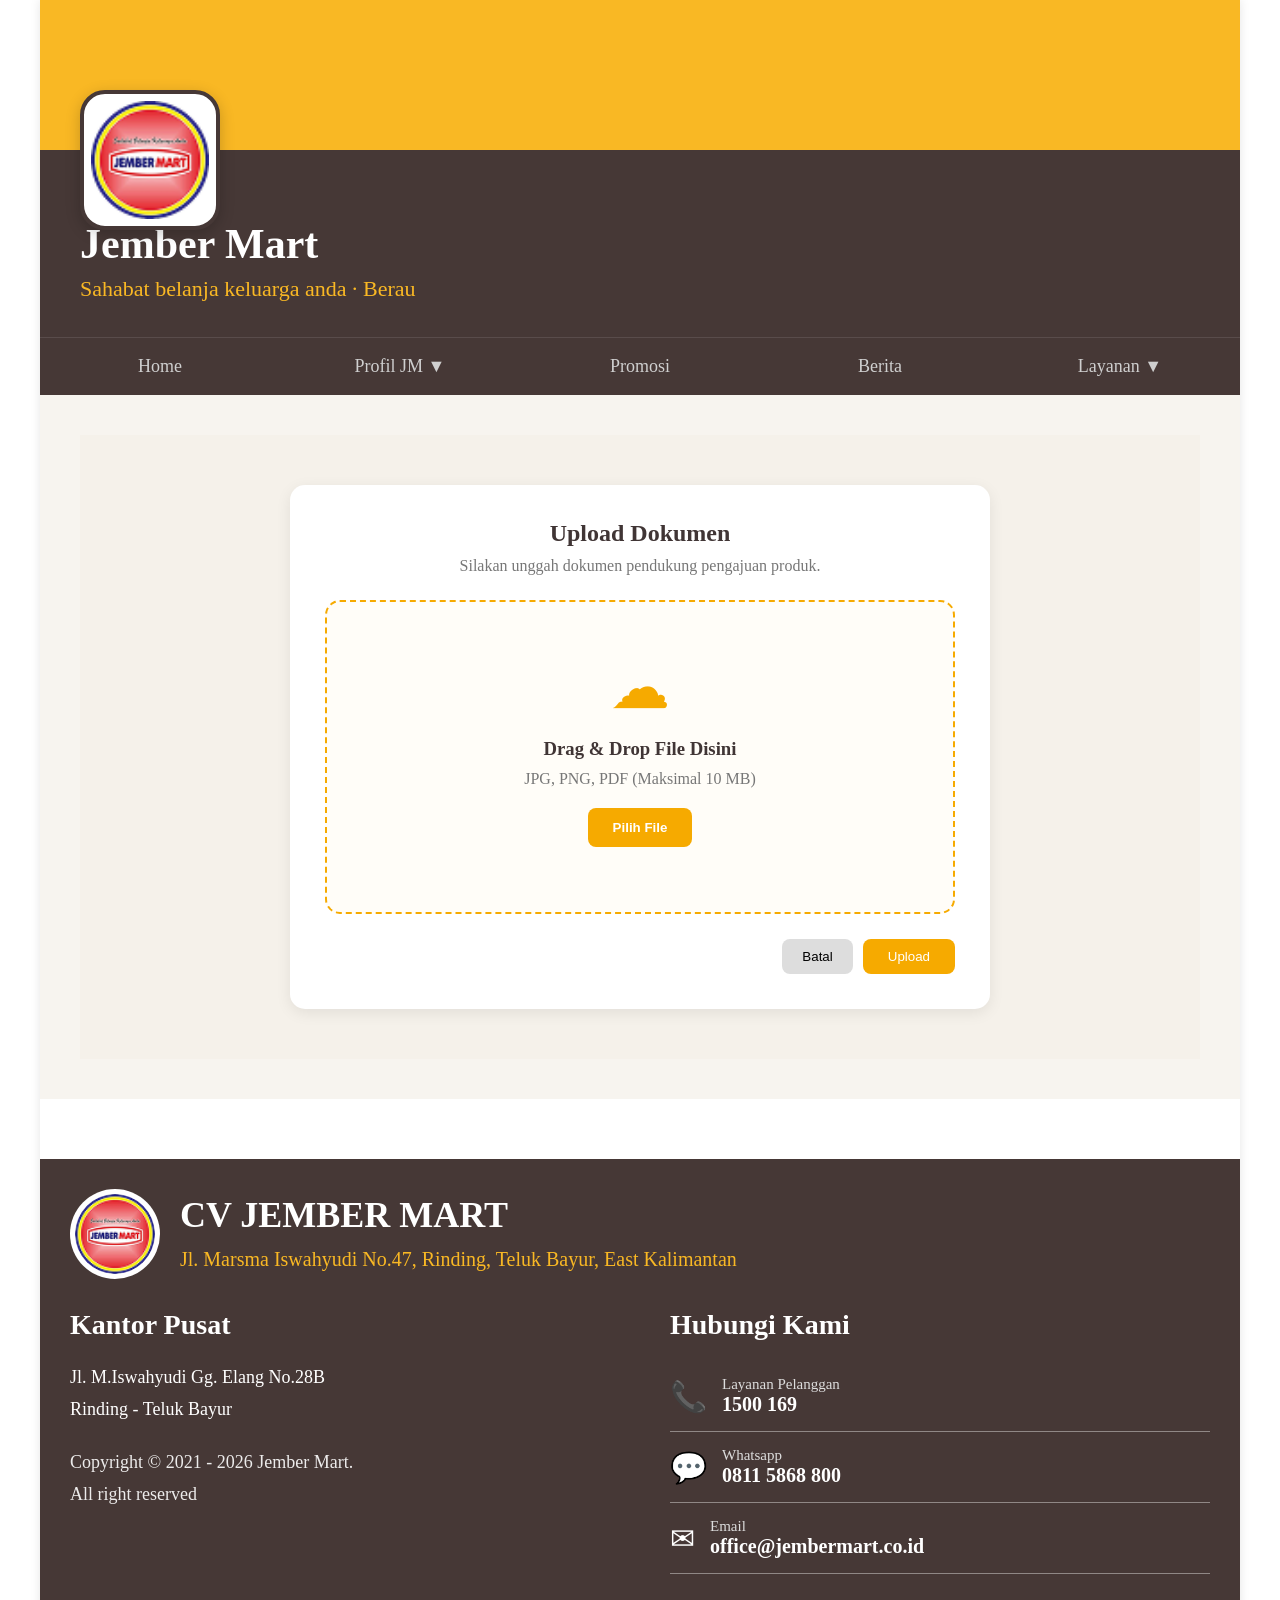
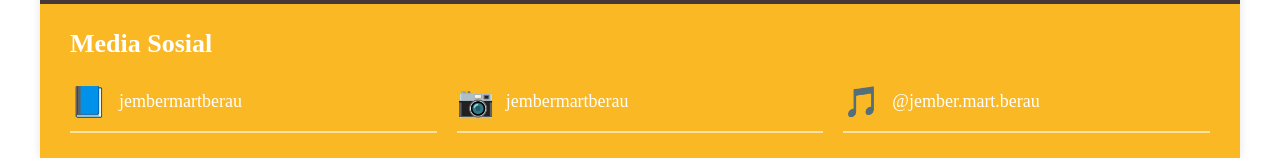
<file: upload_dokumen.html>
<!DOCTYPE html>
<html lang="id">

<head>
    <meta charset="UTF-8">
    <meta name="viewport" content="width=device-width, initial-scale=1.0">
    <title>Jember Mart - Berau</title>
    <link rel="stylesheet" href="style.css">
    <style>
        .container {
            max-width: 1200px;
            margin: 0 auto;
            background-color: #ffffff;
            box-shadow: 0 0 10px rgba(0, 0, 0, 0.1);
        }

        /* PENGAJUAN PRODUK */

        .content {
            padding: 40px;
            background: #f7f4ef;
        }

        .vendor-header {
            background: #fff;
            border: 1px solid #ddd;
            border-radius: 12px;
            padding: 20px;
            display: flex;
            align-items: center;
            gap: 15px;
            margin-bottom: 30px;
        }

        .vendor-icon {
            width: 60px;
            height: 60px;
            background: #ffe0a3;
            border-radius: 12px;
            display: flex;
            justify-content: center;
            align-items: center;
            font-size: 30px;
        }

        .vendor-header h2 {
            color: #f6a000;
            margin-bottom: 5px;
        }

        .vendor-header p {
            color: #777;
        }

        .step-wrapper {
            display: flex;
            align-items: center;
            margin-bottom: 30px;
        }

        .step {
            display: flex;
            align-items: center;
            gap: 10px;
        }

        .step span {
            width: 35px;
            height: 35px;
            border-radius: 50%;
            background: #ffd27a;
            display: flex;
            justify-content: center;
            align-items: center;
            font-weight: bold;
        }

        .step.active span {
            background: #f6a000;
            color: white;
        }

        .line {
            flex: 1;
            height: 2px;
            background: #ddd;
            margin: 0 10px;
        }

        .vendor-form {
            display: flex;
            flex-direction: column;
            gap: 25px;
        }

        .form-card {
            background: white;
            border-radius: 12px;
            border: 1px solid #ddd;
            padding: 25px;
        }

        .form-card h3 {
            margin-bottom: 20px;
            color: #444;
        }

        .form-grid {
            display: grid;
            grid-template-columns: repeat(2, 1fr);
            gap: 20px;
        }

        .form-group {
            display: flex;
            flex-direction: column;
        }

        .form-group label {
            margin-bottom: 8px;
            color: #555;
            font-size: 14px;
        }

        .form-group input,
        .form-group select,
        .form-group textarea {
            padding: 12px;
            border: 1px solid #ccc;
            border-radius: 8px;
        }

        .form-group textarea {
            resize: none;
        }

        .card-title {
            display: flex;
            justify-content: space-between;
            align-items: center;
            margin-bottom: 20px;
        }

        .badge {
            background: #ffd27a;
            color: #8b5a00;
            padding: 5px 10px;
            border-radius: 20px;
            font-size: 12px;
        }

        .btn-area {
            text-align: right;
            margin-top: 20px;
        }

        .btn-next {
            background: #f6a000;
            color: white;
            border: none;
            padding: 12px 25px;
            border-radius: 8px;
            cursor: pointer;
            font-weight: bold;
        }

        .btn-next:hover {
            background: #df8f00;
        }

        @media(max-width:768px) {

            .content {
                padding: 20px;
            }

            .form-grid {
                grid-template-columns: 1fr;
            }

        }

        /* STEP PRODUK */

        .step.done span {
            background: #f6a000;
            color: #fff;
        }

        .line.active {
            background: #f6a000;
        }

        .button-group {
            display: flex;
            justify-content: space-between;
            margin-top: 25px;
        }

        .btn-back {
            background: #ffd27a;
            border: none;
            color: #fff;
            padding: 12px 30px;
            border-radius: 8px;
            cursor: pointer;
            font-weight: 600;
        }

        .btn-next {
            background: #f6a000;
            border: none;
            color: white;
            padding: 12px 30px;
            border-radius: 8px;
            cursor: pointer;
            font-weight: 600;
        }

        .btn-back:hover {
            opacity: .9;
        }

        .btn-next:hover {
            background: #df8f00;
        }
        .upload-wrapper{
    padding:50px 20px;
    background:#f5f1ea;
    display:flex;
    justify-content:center;
}

.upload-card{
    width:100%;
    max-width:700px;
    background:#fff;
    border-radius:15px;
    padding:35px;
    box-shadow:0 4px 15px rgba(0,0,0,.08);
}

.upload-card h2{
    text-align:center;
    color:#403535;
    margin-bottom:10px;
}

.upload-card p{
    text-align:center;
    color:#777;
    margin-bottom:25px;
}

.drop-area{
    border:2px dashed #f6aa00;
    border-radius:15px;
    padding:50px 20px;
    text-align:center;
    transition:.3s;
    background:#fffdf8;
}

.drop-area.active{
    background:#fff4d9;
    border-color:#ff9800;
}

.upload-icon{
    font-size:60px;
    color:#f6aa00;
    margin-bottom:15px;
}

.drop-area h3{
    color:#403535;
    margin-bottom:10px;
}

.drop-area p{
    margin-bottom:20px;
}

.btn-upload{
    background:#f6aa00;
    color:white;
    border:none;
    padding:12px 25px;
    border-radius:8px;
    cursor:pointer;
    font-weight:bold;
}

.btn-upload:hover{
    background:#e09600;
}

#fileName{
    margin-top:15px;
    font-weight:600;
    color:#403535;
}

.upload-action{
    margin-top:25px;
    display:flex;
    justify-content:flex-end;
    gap:10px;
}

.btn-batal{
    background:#ddd;
    border:none;
    padding:10px 20px;
    border-radius:8px;
    cursor:pointer;
}

.btn-kirim{
    background:#f6aa00;
    color:white;
    border:none;
    padding:10px 25px;
    border-radius:8px;
    cursor:pointer;
}
    </style>
    <script>

const dropArea = document.getElementById("dropArea");
const fileInput = document.getElementById("fileInput");
const fileName = document.getElementById("fileName");

dropArea.addEventListener("dragover", (e)=>{
    e.preventDefault();
    dropArea.classList.add("active");
});

dropArea.addEventListener("dragleave", ()=>{
    dropArea.classList.remove("active");
});

dropArea.addEventListener("drop", (e)=>{
    e.preventDefault();

    dropArea.classList.remove("active");

    const file = e.dataTransfer.files[0];

    if(file){
        fileInput.files = e.dataTransfer.files;
        fileName.innerHTML =
            "📄 " + file.name;
    }
});

fileInput.addEventListener("change", ()=>{
    if(fileInput.files.length > 0){
        fileName.innerHTML =
            "📄 " + fileInput.files[0].name;
    }
});

</script>
</head>

<body>

    <div class="container">

        <!-- HEADER -->
        <header class="header-cover">

            <div class="cover-kuning"></div>

            <div class="profil-header">

                <div class="logo-box">
                    <img src="Asset/OIP (1) 1-2.png" alt="Logo Jember Mart">
                </div>

                <div class="info-header">
                    <h1>Jember Mart</h1>
                    <p>Sahabat belanja keluarga anda · Berau</p>
                </div>

            </div>

        </header>

        <nav class="navbar">
            <a href="index.html" class="nav-link active">Home</a>

            <div class="dropdown">
                <a href="profilJM.html" class="nav-link">
                    Profil JM ▼
                </a>

                <div class="dropdown-content">
                    <a href="profilJM.html#tentang">Tentang Jember Mart</a>
                    <a href="sejarah.html">Sejarah Jember Mart</a>
                </div>
            </div>

            <a href="promosi.html" class="nav-link">Promosi</a>
            <a href="berita.html" class="nav-link">Berita</a>

<div class="dropdown">
    <a href="#" class="nav-link">
        Layanan ▼
    </a>

    <div class="dropdown-content">
        <a href="pengajuan_produk.html">
            Pengajuan Produk
        </a>

        <a href="verifikasi_produk.html">
            Verifikasi Produk
        </a>
    </div>
</div>
        </nav>


        <!-- CONTENT -->
<main class="content">

    <section class="upload-wrapper">

        <div class="upload-card">

            <h2>Upload Dokumen</h2>

            <p>
                Silakan unggah dokumen pendukung pengajuan produk.
            </p>

            <form id="uploadForm">

                <div class="drop-area" id="dropArea">

                    <div class="upload-icon">
                        ☁
                    </div>

                    <h3>
                        Drag & Drop File Disini
                    </h3>

                    <p>
                        JPG, PNG, PDF (Maksimal 10 MB)
                    </p>

                    <input
                        type="file"
                        id="fileInput"
                        hidden
                    >

                    <button
                        type="button"
                        class="btn-upload"
                        onclick="document.getElementById('fileInput').click()">
                        Pilih File
                    </button>

                    <div id="fileName"></div>

                </div>

                <div class="upload-action">

                    <button
                        type="reset"
                        class="btn-batal">
                        Batal
                    </button>

                    <button
                        type="submit"
                        class="btn-kirim">
                        Upload
                    </button>

                </div>

            </form>

        </div>

    </section>

</main>
        <footer class="footer">

            <!-- BAGIAN ATAS -->
            <div class="footer-main">

                <div class="footer-header">

                    <img src="Asset/OIP (1) 1-2.png" alt="Logo">

                    <div>
                        <h2>CV JEMBER MART</h2>

                        <p>
                            Jl. Marsma Iswahyudi No.47,
                            Rinding, Teluk Bayur,
                            East Kalimantan
                        </p>
                    </div>

                </div>

                <div class="footer-content">

                    <div class="footer-section">

                        <h3>Kantor Pusat</h3>

                        <p>
                            Jl. M.Iswahyudi Gg. Elang No.28B<br>
                            Rinding - Teluk Bayur
                        </p>

                        <p class="copyright">
                            Copyright © 2021 - 2026 Jember Mart.<br>
                            All right reserved
                        </p>

                    </div>

                    <div class="footer-section">

                        <h3>Hubungi Kami</h3>

                        <div class="kontak-item">
                            <span>📞</span>
                            <div>
                                <small>Layanan Pelanggan</small>
                                <strong>1500 169</strong>
                            </div>
                        </div>

                        <div class="kontak-item">
                            <span>💬</span>
                            <div>
                                <small>Whatsapp</small>
                                <strong>0811 5868 800</strong>
                            </div>
                        </div>

                        <div class="kontak-item">
                            <span>✉</span>
                            <div>
                                <small>Email</small>
                                <strong>office@jembermart.co.id</strong>
                            </div>
                        </div>

                    </div>

                </div>

            </div>

            <!-- BAGIAN BAWAH -->
            <div class="footer-social">

                <h3>Media Sosial</h3>

                <div class="social-grid">

                    <div class="social-item">
                        <span>📘</span>
                        <p>jembermartberau</p>
                    </div>

                    <div class="social-item">
                        <span>📷</span>
                        <p>jembermartberau</p>
                    </div>

                    <div class="social-item">
                        <span>🎵</span>
                        <p>@jember.mart.berau</p>
                    </div>

                </div>

            </div>

        </footer>

    </div>

</body>

</html>
</file>
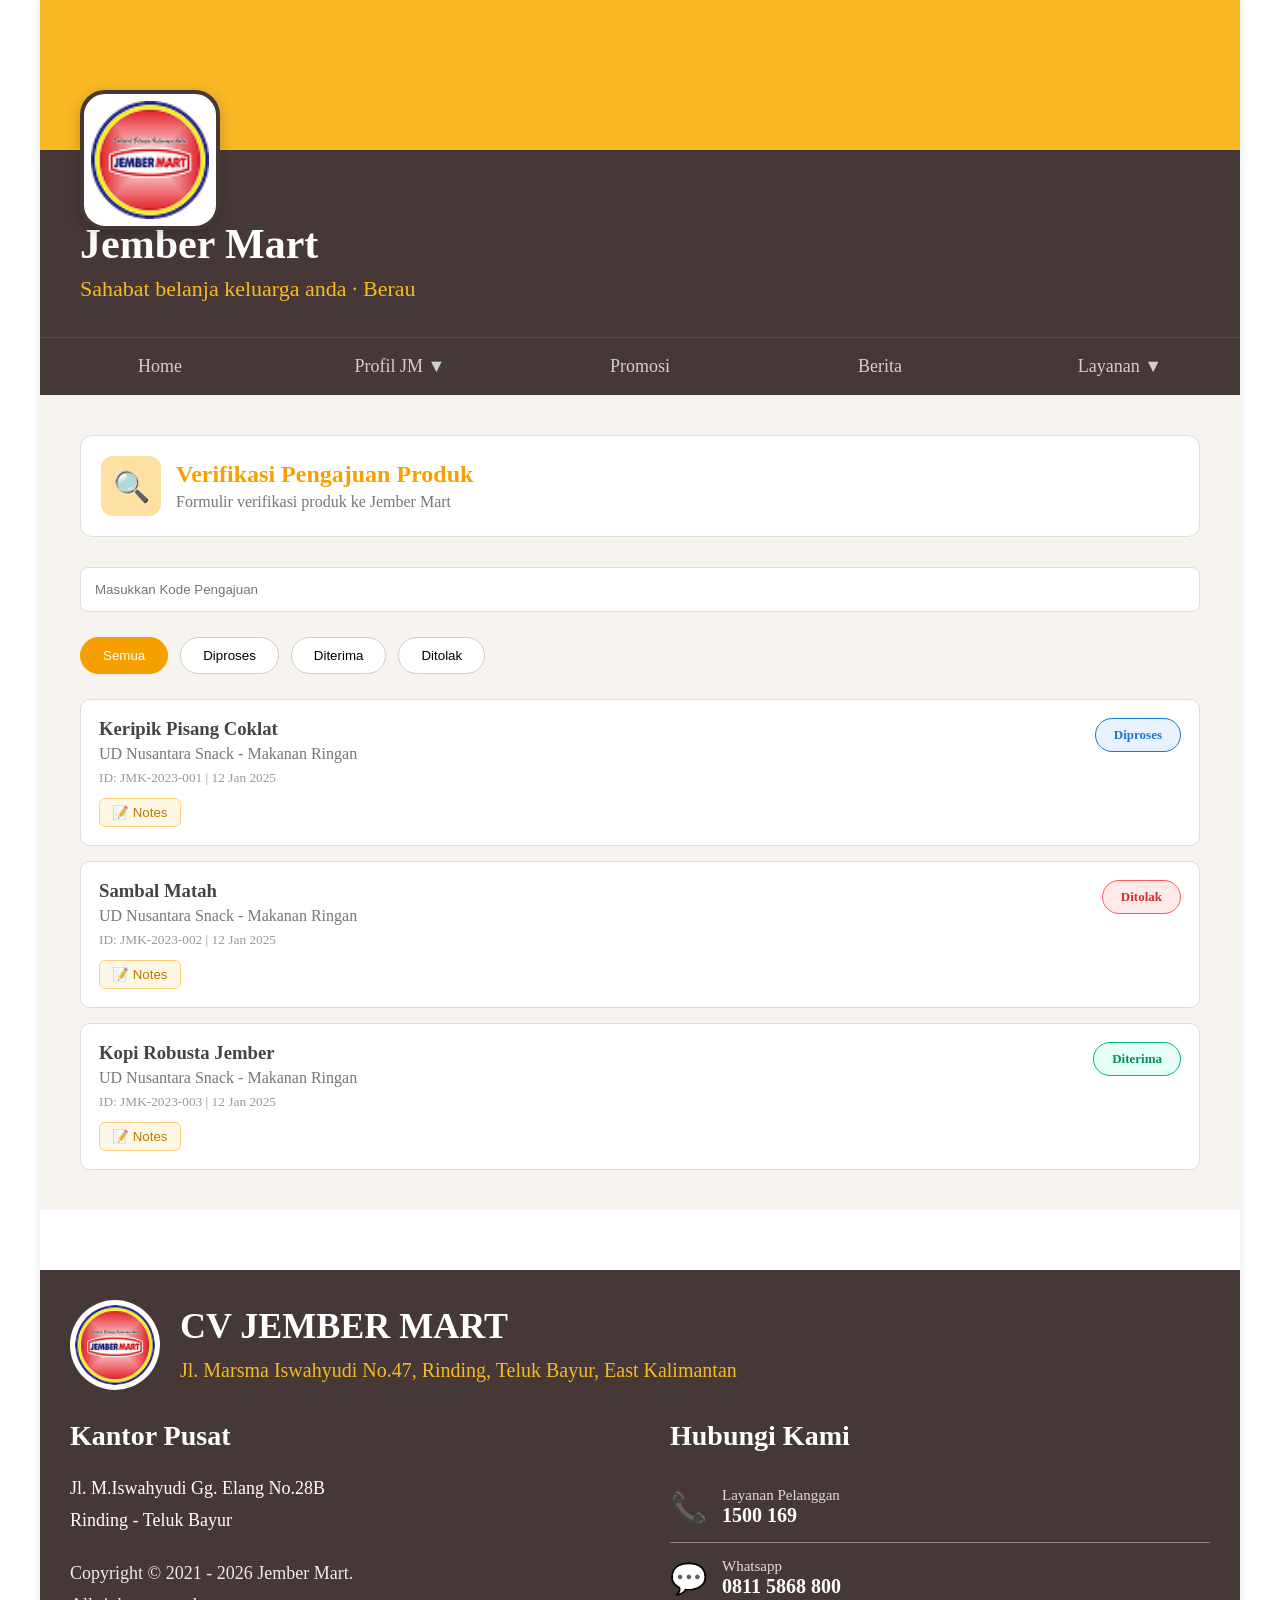
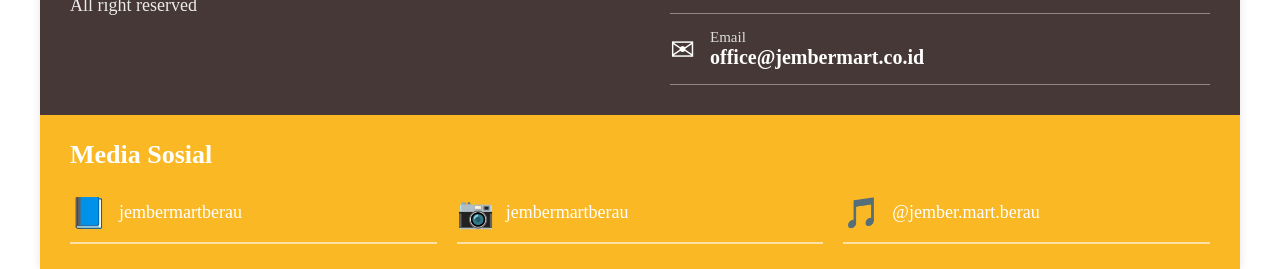
<file: verifikasi_produk.html>
<!DOCTYPE html>
<html lang="id">

<head>
    <meta charset="UTF-8">
    <meta name="viewport" content="width=device-width, initial-scale=1.0">
    <title>Jember Mart - Berau</title>
    <link rel="stylesheet" href="style.css">
    <style>
        .container {
            max-width: 1200px;
            margin: 0 auto;
            background-color: #ffffff;
            box-shadow: 0 0 10px rgba(0, 0, 0, 0.1);
        }

        /* PENGAJUAN PRODUK */

        .content {
            padding: 40px;
            background: #f7f4ef;
        }

        .vendor-header {
            background: #fff;
            border: 1px solid #ddd;
            border-radius: 12px;
            padding: 20px;
            display: flex;
            align-items: center;
            gap: 15px;
            margin-bottom: 30px;
        }

        .vendor-icon {
            width: 60px;
            height: 60px;
            background: #ffe0a3;
            border-radius: 12px;
            display: flex;
            justify-content: center;
            align-items: center;
            font-size: 30px;
        }

        .vendor-header h2 {
            color: #f6a000;
            margin-bottom: 5px;
        }

        .vendor-header p {
            color: #777;
        }

        .step-wrapper {
            display: flex;
            align-items: center;
            margin-bottom: 30px;
        }

        .step {
            display: flex;
            align-items: center;
            gap: 10px;
        }

        .step span {
            width: 35px;
            height: 35px;
            border-radius: 50%;
            background: #ffd27a;
            display: flex;
            justify-content: center;
            align-items: center;
            font-weight: bold;
        }

        .step.active span {
            background: #f6a000;
            color: white;
        }

        .line {
            flex: 1;
            height: 2px;
            background: #ddd;
            margin: 0 10px;
        }

        .vendor-form {
            display: flex;
            flex-direction: column;
            gap: 25px;
        }

        .form-card {
            background: white;
            border-radius: 12px;
            border: 1px solid #ddd;
            padding: 25px;
        }

        .form-card h3 {
            margin-bottom: 20px;
            color: #444;
        }

        .form-grid {
            display: grid;
            grid-template-columns: repeat(2, 1fr);
            gap: 20px;
        }

        .form-group {
            display: flex;
            flex-direction: column;
        }

        .form-group label {
            margin-bottom: 8px;
            color: #555;
            font-size: 14px;
        }

        .form-group input,
        .form-group select,
        .form-group textarea {
            padding: 12px;
            border: 1px solid #ccc;
            border-radius: 8px;
        }

        .form-group textarea {
            resize: none;
        }

        .card-title {
            display: flex;
            justify-content: space-between;
            align-items: center;
            margin-bottom: 20px;
        }

        .badge {
            background: #ffd27a;
            color: #8b5a00;
            padding: 5px 10px;
            border-radius: 20px;
            font-size: 12px;
        }

        .btn-area {
            text-align: right;
            margin-top: 20px;
        }

        .btn-next {
            background: #f6a000;
            color: white;
            border: none;
            padding: 12px 25px;
            border-radius: 8px;
            cursor: pointer;
            font-weight: bold;
        }

        .btn-next:hover {
            background: #df8f00;
        }

        @media(max-width:768px) {

            .content {
                padding: 20px;
            }

            .form-grid {
                grid-template-columns: 1fr;
            }

        }

        /* STEP PRODUK */

        .step.done span {
            background: #f6a000;
            color: #fff;
        }

        .line.active {
            background: #f6a000;
        }

        .button-group {
            display: flex;
            justify-content: space-between;
            margin-top: 25px;
        }

        .btn-back {
            background: #ffd27a;
            border: none;
            color: #fff;
            padding: 12px 30px;
            border-radius: 8px;
            cursor: pointer;
            font-weight: 600;
        }

        .btn-next {
            background: #f6a000;
            border: none;
            color: white;
            padding: 12px 30px;
            border-radius: 8px;
            cursor: pointer;
            font-weight: 600;
        }

        .btn-back:hover {
            opacity: .9;
        }

        .btn-next:hover {
            background: #df8f00;
        }

        /* VERIFIKASI PRODUK */

        .search-box {
            margin: 25px 0;
        }

        .search-box input {
            width: 100%;
            padding: 14px;
            border: 1px solid #ddd;
            border-radius: 8px;
        }

        .filter-status {
            display: flex;
            gap: 12px;
            flex-wrap: wrap;
            margin-bottom: 25px;
        }

        .filter {
            padding: 10px 22px;
            border: 1px solid #ccc;
            border-radius: 30px;
            background: white;
            cursor: pointer;
        }

        .filter.active {
            background: #f6a000;
            color: white;
            border-color: #f6a000;
        }

        .pengajuan-list {
            display: flex;
            flex-direction: column;
            gap: 15px;
        }

        .pengajuan-card {
            background: white;
            border: 1px solid #ddd;
            border-radius: 10px;
            padding: 18px;
        }

        .card-top {
            display: flex;
            justify-content: space-between;
            align-items: flex-start;
        }

        .card-top h3 {
            margin-bottom: 5px;
            color: #444;
        }

        .card-top p {
            color: #777;
            margin-bottom: 5px;
        }

        .card-top small {
            color: #999;
        }

        .status {
            padding: 8px 18px;
            border-radius: 20px;
            font-size: 13px;
            font-weight: 600;
        }

        .proses {
            color: #1976d2;
            background: #e8f2ff;
            border: 1px solid #1976d2;
        }

        .ditolak {
            color: #d32f2f;
            background: #ffeaea;
            border: 1px solid #ff5a5a;
        }

        .diterima {
            color: #008f5d;
            background: #e5fff5;
            border: 1px solid #00b57d;
        }

        .catatan-btn {
            margin-top: 12px;
            background: #fff7e5;
            color: #b87a00;
            border: 1px solid #ffd27a;
            border-radius: 6px;
            padding: 6px 12px;
            cursor: pointer;
        }
    </style>
    <script>
        function filterStatus(status, btn) {

            // reset tombol aktif
            document.querySelectorAll('.filter').forEach(button => {
                button.classList.remove('active');
            });

            btn.classList.add('active');

            // semua card
            const cards = document.querySelectorAll('.pengajuan-card');

            cards.forEach(card => {

                if (status === 'all') {
                    card.style.display = 'block';
                }
                else if (status === 'proses') {
                    card.style.display =
                        card.classList.contains('proses-card')
                            ? 'block'
                            : 'none';
                }
                else if (status === 'diterima') {
                    card.style.display =
                        card.classList.contains('diterima-card')
                            ? 'block'
                            : 'none';
                }
                else if (status === 'ditolak') {
                    card.style.display =
                        card.classList.contains('ditolak-card')
                            ? 'block'
                            : 'none';
                }

            });

        }
    </script>
</head>

<body>

    <div class="container">

        <!-- HEADER -->
        <header class="header-cover">

            <div class="cover-kuning"></div>

            <div class="profil-header">

                <div class="logo-box">
                    <img src="Asset/OIP (1) 1-2.png" alt="Logo Jember Mart">
                </div>

                <div class="info-header">
                    <h1>Jember Mart</h1>
                    <p>Sahabat belanja keluarga anda · Berau</p>
                </div>

            </div>

        </header>

        <nav class="navbar">
            <a href="index.html" class="nav-link active">Home</a>

            <div class="dropdown">
                <a href="profilJM.html" class="nav-link">
                    Profil JM ▼
                </a>

                <div class="dropdown-content">
                    <a href="profilJM.html#tentang">Tentang Jember Mart</a>
                    <a href="sejarah.html">Sejarah Jember Mart</a>
                </div>
            </div>

            <a href="promosi.html" class="nav-link">Promosi</a>
            <a href="berita.html" class="nav-link">Berita</a>

            <div class="dropdown">
                <a href="#" class="nav-link">
                    Layanan ▼
                </a>

                <div class="dropdown-content">
                    <a href="pengajuan_produk.html">
                        Pengajuan Produk
                    </a>

                    <a href="verifikasi_produk.html">
                        Verifikasi Produk
                    </a>
                </div>
            </div>
        </nav>


        <!-- CONTENT -->
        <main class="content">

            <section class="vendor-header">

                <div class="vendor-icon">
                    🔍
                </div>

                <div>
                    <h2>Verifikasi Pengajuan Produk</h2>
                    <p>Formulir verifikasi produk ke Jember Mart</p>
                </div>

            </section>

            <section class="search-box">

                <input type="text" placeholder="Masukkan Kode Pengajuan">

            </section>

            <div class="filter-status">

                <button class="filter active" onclick="filterStatus('all', this)">
                    Semua
                </button>

                <button class="filter" onclick="filterStatus('proses', this)">
                    Diproses
                </button>

                <button class="filter" onclick="filterStatus('diterima', this)">
                    Diterima
                </button>

                <button class="filter" onclick="filterStatus('ditolak', this)">
                    Ditolak
                </button>

            </div>
            <section class="pengajuan-list">

                <!-- DIPROSES -->

                <div class="pengajuan-card proses-card">

                    <div class="card-top">

                        <div>
                            <h3>Keripik Pisang Coklat</h3>

                            <p>
                                UD Nusantara Snack - Makanan Ringan
                            </p>

                            <small>
                                ID: JMK-2023-001 | 12 Jan 2025
                            </small>
                        </div>

                        <span class="status proses">
                            Diproses
                        </span>

                    </div>

                    <button class="catatan-btn">
                        📝 Notes
                    </button>

                </div>

                <!-- DITOLAK -->

                <div class="pengajuan-card ditolak-card">

                    <div class="card-top">

                        <div>
                            <h3>Sambal Matah</h3>

                            <p>
                                UD Nusantara Snack - Makanan Ringan
                            </p>

                            <small>
                                ID: JMK-2023-002 | 12 Jan 2025
                            </small>
                        </div>

                        <span class="status ditolak">
                            Ditolak
                        </span>

                    </div>

                    <button class="catatan-btn">
                        📝 Notes
                    </button>

                </div>

                <!-- DITERIMA -->

                <div class="pengajuan-card diterima-card">

                    <div class="card-top">

                        <div>
                            <h3>Kopi Robusta Jember</h3>

                            <p>
                                UD Nusantara Snack - Makanan Ringan
                            </p>

                            <small>
                                ID: JMK-2023-003 | 12 Jan 2025
                            </small>
                        </div>

                        <span class="status diterima">
                            Diterima
                        </span>

                    </div>

                    <button class="catatan-btn">
                        📝 Notes
                    </button>

                </div>

            </section>

        </main>

        <footer class="footer">

            <!-- BAGIAN ATAS -->
            <div class="footer-main">

                <div class="footer-header">

                    <img src="Asset/OIP (1) 1-2.png" alt="Logo">

                    <div>
                        <h2>CV JEMBER MART</h2>

                        <p>
                            Jl. Marsma Iswahyudi No.47,
                            Rinding, Teluk Bayur,
                            East Kalimantan
                        </p>
                    </div>

                </div>

                <div class="footer-content">

                    <div class="footer-section">

                        <h3>Kantor Pusat</h3>

                        <p>
                            Jl. M.Iswahyudi Gg. Elang No.28B<br>
                            Rinding - Teluk Bayur
                        </p>

                        <p class="copyright">
                            Copyright © 2021 - 2026 Jember Mart.<br>
                            All right reserved
                        </p>

                    </div>

                    <div class="footer-section">

                        <h3>Hubungi Kami</h3>

                        <div class="kontak-item">
                            <span>📞</span>
                            <div>
                                <small>Layanan Pelanggan</small>
                                <strong>1500 169</strong>
                            </div>
                        </div>

                        <div class="kontak-item">
                            <span>💬</span>
                            <div>
                                <small>Whatsapp</small>
                                <strong>0811 5868 800</strong>
                            </div>
                        </div>

                        <div class="kontak-item">
                            <span>✉</span>
                            <div>
                                <small>Email</small>
                                <strong>office@jembermart.co.id</strong>
                            </div>
                        </div>

                    </div>

                </div>

            </div>

            <!-- BAGIAN BAWAH -->
            <div class="footer-social">

                <h3>Media Sosial</h3>

                <div class="social-grid">

                    <div class="social-item">
                        <span>📘</span>
                        <p>jembermartberau</p>
                    </div>

                    <div class="social-item">
                        <span>📷</span>
                        <p>jembermartberau</p>
                    </div>

                    <div class="social-item">
                        <span>🎵</span>
                        <p>@jember.mart.berau</p>
                    </div>

                </div>

            </div>

        </footer>

    </div>

</body>

</html>
</file>
<file: style.css>
* {
  margin: 0;
  padding: 0;
  box-sizing: border-box;
}

html,
body {
  width: 100%;
  height: 100%;
}

.container {
  width: 100%;
  min-height: 100vh;
  background-color: #ffffff;
}

/* HEADER */
.header {
  background: #f9b824;
  padding: 20px 5% 60px;
  position: relative;
}

.logo-box {
  width: 100px;
  height: 100px;
  border-radius: 20px;
  background: white;
  display: flex;
  justify-content: center;
  align-items: center;
  box-shadow: 0 4px 10px rgba(0, 0, 0, 0.2);
  position: relative;
  z-index: 2;
}

.logo-box img {
  width: 90%;
}

.header-below {
  background: #3a2e2c;
  padding: 10px 5% 0;
  margin-top: -40px;
  padding-top: 50px;
  color: white;
}

/* ===== HEADER FACEBOOK STYLE ===== */

.header-cover {
  position: relative;
  background: #463836;
}

.cover-kuning {
  height: 180px;
  background: #f9b824;
}

.profil-header {
  background: #463836;
  padding: 0 40px 20px;
  position: relative;
}

.logo-box {
  width: 120px;
  height: 120px;
  border-radius: 25px;
  background: white;
  display: flex;
  justify-content: center;
  align-items: center;
  position: absolute;
  top: -60px;
  left: 40px;
  overflow: hidden;
  border: 4px solid #463836;
  box-shadow: 0 4px 12px rgba(0, 0, 0, 0.2);
}

.logo-box img {
  width: 90%;
}

.info-header {
  padding-top: 70px;
  color: white;
}

.info-header h1 {
  font-size: 42px;
  font-weight: 700;
  margin-bottom: 5px;
}

.info-header p {
  color: #f9b824;
  font-size: 22px;
}

/* ====================================
   HEADER
==================================== */

.header-cover {
  background: #463836;
}

.cover-kuning {
  height: 220px;
  background: #f9b824;
}

.profil-header {
  background: #463836;
  display: flex;
  align-items: flex-end;
  gap: 25px;
  padding: 0 40px 25px;
  margin-top: -70px;
  position: relative;
  z-index: 2;
}

.logo-box {
  width: 140px;
  height: 140px;
  background: #fff;
  border-radius: 25px;
  border: 4px solid #463836;
  box-shadow: 0 4px 15px rgba(0, 0, 0, 0.2);

  display: flex;
  justify-content: center;
  align-items: center;

  overflow: hidden;
  flex-shrink: 0;
}

.logo-box img {
  width: 90%;
  height: auto;
}

.info-header {
  padding-bottom: 10px;
}

.info-header h1 {
  color: #fff;
  font-size: 42px;
  font-weight: 700;
  margin-bottom: 8px;
}

.info-header p {
  color: #f9b824;
  font-size: 22px;
}

/* ====================================
   NAVBAR
==================================== */

.navbar {
  background: #463836;
  display: flex;
  width: 100%;
  border-top: 1px solid rgba(255, 255, 255, 0.1);
}

.nav-link {
  flex: 1;
  text-align: center;
  padding: 18px 0;
  text-decoration: none;
  color: #cfcfcf;
  position: relative;
  font-size: 18px;
}

.dropdown {
  flex: 1;
  text-align: center;
}

.dropdown .nav-link {
  display: block;
}

/* ====================================
   DROPDOWN
==================================== */

.dropdown {
  position: relative;
}

.dropdown-content {
  display: none;
  position: absolute;

  top: 100%;
  left: 0;

  min-width: 230px;

  background: #fff;
  border-radius: 10px;

  overflow: hidden;

  box-shadow: 0 5px 15px rgba(0, 0, 0, 0.2);

  z-index: 999;
}

.dropdown-content a {
  display: block;
  padding: 12px 15px;

  color: #333;
  text-decoration: none;
}

.dropdown-content a:hover {
  background: #f9b824;
}

.dropdown:hover .dropdown-content {
  display: block;
}

/* CONTENT */
.content {
  padding: 40px 5%;
}

.row {
  display: flex;
  gap: 30px;
  margin-bottom: 50px;
}

.col-left {
  flex: 1;
}

.col-right {
  flex: 1;
}

/* CARD */
.card-style {
  background: white;
  border-radius: 15px;
  overflow: hidden;
  box-shadow: 0 4px 15px rgba(0, 0, 0, 0.1);
}

.foto-kartu {
  width: 100%;
  display: block;
}

.card-style h4 {
  padding: 20px 20px 10px;
}

.card-style p {
  padding: 0 20px 15px;
  line-height: 1.6;
}

.btn {
  margin: 0 20px 20px;
  background: #f9b824;
  border: none;
  padding: 12px 24px;
  border-radius: 30px;
  font-weight: bold;
  cursor: pointer;
  transition: 0.3s;
}

.btn:hover {
  background: #e4a400;
}

/* QRIS */
.qris {
  align-items: center;
}

.qris .col-right {
  background: #fff4d8;
  padding: 30px;
  border-radius: 15px;
}

.qris h3 {
  margin-bottom: 15px;
  color: #3a2e2c;
}

/* SECTION */
.section {
  margin-bottom: 50px;
}

.badge {
  display: inline-block;
  background: #f9b824;
  padding: 10px 20px;
  border-radius: 25px;
  font-weight: bold;
  margin-bottom: 20px;
}

.desc {
  font-size: 18px;
  line-height: 1.8;
}

.card-container {
  background: none !important;
  display: flex;
  justify-content: flex-end;
}

/* PROMO HOMEPAGE */
.promo {
  align-items: stretch;
}

.promo-dark {
  background: #3a2e2c;
  color: white;
  border-radius: 15px;
  padding: 25px;
  text-align: center;
}

.promo-tag {
  background: #f9b824;
  color: #222;
  padding: 10px 18px;
  display: inline-block;
  border-radius: 20px;
  font-weight: bold;
  margin-bottom: 20px;
}

.promo-tag span {
  display: block;
  font-size: 13px;
}

.promo-dark h3 {
  margin-bottom: 15px;
}

.promo-dark p {
  margin-bottom: 20px;
}

.promo-light {
  background: #fff4d8;
  border-radius: 15px;
  padding: 30px;
  display: flex;
  flex-direction: column;
  justify-content: center;
}

.promo-light h3 {
  margin-bottom: 15px;
}

/* ==================================
   FOOTER
================================== */

.footer {
  margin-top: 60px;
}

/* BAGIAN COKLAT */

.footer-main {
  background: #463836;
  color: white;
  padding: 30px;
}

.footer-header {
  display: flex;
  align-items: center;
  gap: 20px;
  margin-bottom: 30px;
}

.footer-header img {
  width: 90px;
  height: 90px;
  border-radius: 50%;
  background: white;
  padding: 5px;
}

.footer-header h2 {
  font-size: 36px;
  margin-bottom: 8px;
}

.footer-header p {
  color: #f9b824;
  font-size: 20px;
  line-height: 1.5;
}

.footer-content {
  display: flex;
  gap: 60px;
  flex-wrap: wrap;
}

.footer-section {
  flex: 1;
  min-width: 300px;
}

.footer-section h3 {
  margin-bottom: 20px;
  font-size: 28px;
}

.footer-section p {
  line-height: 1.8;
  font-size: 18px;
}

.copyright {
  margin-top: 20px;
  opacity: 0.9;
}

/* KONTAK */

.kontak-item {
  display: flex;
  align-items: center;
  gap: 15px;

  padding: 15px 0;

  border-bottom: 1px solid rgba(255, 255, 255, 0.4);
}

.kontak-item span {
  font-size: 30px;
}

.kontak-item small {
  display: block;
  color: #ddd;
  font-size: 15px;
}

.kontak-item strong {
  font-size: 20px;
}

/* BAGIAN KUNING */

.footer-social {
  background: #f9b824;
  padding: 25px 30px;
}

.footer-social h3 {
  color: white;
  margin-bottom: 25px;
  font-size: 26px;
}

.social-grid {
  display: grid;
  grid-template-columns: repeat(3, 1fr);
  gap: 20px;
}

.social-item {
  display: flex;
  align-items: center;
  gap: 12px;

  padding-bottom: 12px;

  border-bottom: 2px solid rgba(255, 255, 255, 0.6);
}

.social-item span {
  font-size: 30px;
}

.social-item p {
  color: white;
  font-size: 18px;
  font-weight: 500;
}

@media (max-width: 768px) {
  .footer-header {
    flex-direction: column;
    text-align: center;
  }

  .footer-header h2 {
    font-size: 28px;
  }

  .footer-header p {
    font-size: 16px;
  }

  .footer-content {
    flex-direction: column;
    gap: 30px;
  }

  .social-grid {
    grid-template-columns: 1fr;
  }
}

/* ===== PROFIL JM ===== */
.judul-halaman {
  font-size: 22px;
  color: #c48b26;
  margin-bottom: 25px;
  padding-bottom: 8px;
  border-bottom: 1px solid #c48b26;
  display: inline-block;
}

.kotak-kuning {
  background-color: #f9b824;
  border-radius: 12px;
  overflow: hidden;
  margin-bottom: 25px;
  box-shadow: 0 2px 5px rgba(0, 0, 0, 0.08);
}

.judul-kuning {
  padding: 12px 20px;
  border-bottom: 2px solid #ffffff;
}

.judul-kuning h3 {
  color: #ffffff;
  font-size: 22px;
}

.baris-flex {
  display: flex;
  align-items: stretch;
  border-bottom: 2px solid #ffffff;
}

.bagian-gambar {
  width: 60%;
}

.bagian-gambar img {
  width: 100%;
  height: 100%;
  object-fit: cover;
  display: block;
}

.bagian-teks {
  width: 40%;
  padding: 20px;
  display: flex;
  flex-direction: column;
  justify-content: center;
}

.bagian-teks h3 {
  font-size: 22px;
  color: #ffffff;
  margin-bottom: 15px;
  line-height: 1.4;
}

.bagian-teks p {
  font-size: 17px;
  color: #222;
  line-height: 1.6;
}

.bagian-bawah-krem {
  background-color: #f9f0d8;
  padding: 20px;
}

.bagian-bawah-krem p {
  font-size: 17px;
  color: #333;
  line-height: 1.7;
}

.kotak-putih {
  background-color: #ffffff;
  border-radius: 12px;
  padding: 20px;
  margin-bottom: 25px;
  box-shadow: 0 2px 5px rgba(0, 0, 0, 0.08);
  border: 1px solid #e5e5e5;
}

.sub-judul {
  font-size: 20px;
  color: #c48b26;
  margin-bottom: 20px;
}

.peta {
  width: 100%;
  overflow: hidden;
  border-radius: 12px;
  margin-bottom: 20px;
}

.peta img {
  width: 100%;
  height: auto;
  display: block;
}

.peta iframe {
  width: 100%;
  height: 450px;
  border: none;
}

.daftar-cabang {
  display: flex;
  flex-direction: column;
  gap: 12px;
}

.item-cabang {
  display: flex;
  gap: 12px;
  align-items: flex-start;
}

.nomor {
  background-color: #f9b824;
  color: #ffffff;
  width: 28px;
  height: 28px;
  border-radius: 50%;
  display: flex;
  align-items: center;
  justify-content: center;
  font-weight: bold;
  flex-shrink: 0;
}

.item-cabang p {
  font-size: 16px;
  color: #333;
  line-height: 1.5;
}

.garis-pemisah {
  width: 100%;
  height: 1px;
  background-color: #e5e5e5;
}

.footer-panjang {
  margin-top: 20px;
}

.footer-kuning {
  background-color: #f9b824;
  padding: 25px 3%;
  border-radius: 12px 12px 0 0;
}

.logo-footer {
  text-align: center;
  margin-bottom: 25px;
  padding-bottom: 15px;
  border-bottom: 2px solid #ffffff;
}

.logo-footer img {
  width: 60px;
  height: 60px;
  border-radius: 50%;
  background: #ffffff;
  padding: 6px;
  margin-bottom: 10px;
}

.logo-footer h3 {
  font-size: 20px;
  color: #222;
  margin-bottom: 8px;
}

.logo-footer p {
  font-size: 15px;
  color: #333;
}

.info-footer {
  display: flex;
  gap: 25px;
  flex-wrap: wrap;
}

.bagian-footer {
  flex: 1;
  min-width: 220px;
}

.bagian-footer h4 {
  font-size: 17px;
  color: #ffffff;
  margin-bottom: 10px;
}

.bagian-footer p {
  font-size: 15px;
  color: #333;
  line-height: 1.6;
  margin-bottom: 8px;
}

.hak-cipta {
  margin-top: 15px;
  font-size: 13px;
  opacity: 0.8;
}

/* ===== SEJARAH ===== */
.judul-halaman {
  color: #d49a22;
  margin-bottom: 35px;
  font-size: 32px;
  position: relative;
}

.judul-halaman::after {
  content: "";
  display: block;
  width: 250px;
  height: 3px;
  background: #d49a22;
  margin-top: 8px;
}

.history-card {
  background: #fff;
  border-radius: 18px;
  overflow: hidden;
  box-shadow: 0 3px 12px rgba(0, 0, 0, 0.15);
  margin-bottom: 35px;
}

.history-card img {
  width: 100%;
  height: 350px;
  object-fit: cover;
}

.history-content {
  padding: 25px;
}

.history-content h3 {
  color: #d49a22;
  font-size: 28px;
  margin-bottom: 15px;
}

.history-content p {
  line-height: 1.8;
  font-size: 18px;
  color: #444;
}

.visi-card {
  background: #fff;
  border-radius: 18px;
  padding: 15px;
  display: flex;
  gap: 20px;
  align-items: center;
  margin-bottom: 50px;
  box-shadow: 0 3px 12px rgba(0, 0, 0, 0.15);
}

.visi-card img {
  width: 280px;
  height: 180px;
  object-fit: cover;
  border-radius: 12px;
}

.visi-content {
  flex: 1;
}

.visi-content h3 {
  color: #d49a22;
  margin-bottom: 12px;
  font-size: 26px;
}

.visi-content p {
  font-size: 18px;
  line-height: 1.7;
}

.judul-galeri {
  color: #d49a22;
  margin-bottom: 30px;
  font-size: 30px;
  position: relative;
}

.judul-galeri::after {
  content: "";
  display: block;
  width: 280px;
  height: 3px;
  background: #d49a22;
  margin-top: 8px;
}

.galeri-slider {
  width: 100%;
  overflow: hidden;
  position: relative;
  margin-bottom: 40px;
}

.galeri-track {
  display: flex;
  gap: 20px;
  width: max-content;
  animation: scrollGaleri 20s linear infinite;
}

.galeri-track img {
  width: 350px;
  height: 250px;
  object-fit: cover;
  border-radius: 15px;
  box-shadow: 0 3px 10px rgba(0, 0, 0, 0.15);
  flex-shrink: 0;
}

@keyframes scrollGaleri {
  from {
    transform: translateX(0);
  }
  to {
    transform: translateX(-50%);
  }
}

/* Pause saat cursor di atas gambar */
.galeri-track:hover {
  animation-play-state: paused;
}

/* ===== PROMOSI ===== */
.banner-promosi {
  display: flex;
  overflow: hidden;
  border-radius: 10px;
  margin-bottom: 30px;
}

.banner-text {
  width: 40%;
  background: #dd930f;
  color: white;
  padding: 25px;
  display: flex;
  flex-direction: column;
  justify-content: center;
}

.banner-text h2 {
  font-size: 40px;
  margin-bottom: 10px;
}

.garis {
  width: 100px;
  height: 3px;
  background: white;
  margin: 10px 0 20px;
}

.banner-text p {
  font-size: 20px;
  line-height: 1.5;
}

.banner-image {
  width: 60%;
}

.banner-image img {
  width: 100%;
  height: 100%;
  object-fit: cover;
  display: block;
}

.judul-katalog {
  text-align: center;
  color: #d49a22;
  font-size: 36px;
  margin-bottom: 40px;
  position: relative;
}

.judul-katalog::after {
  content: "";
  display: block;
  width: 450px;
  max-width: 80%;
  height: 3px;
  background: #d49a22;
  margin: 10px auto 0;
}

.promo-card {
  background: white;
  border-radius: 18px;
  display: flex;
  overflow: hidden;
  margin-bottom: 25px;
  box-shadow: 0 4px 12px rgba(0, 0, 0, 0.15);
}

.voucher-box {
  width: 180px;
  background: #f6c13d;
  text-align: center;
  padding: 20px;
  flex-shrink: 0;
}

.voucher {
  background: #603813;
  color: #f6c13d;
  font-weight: bold;
  font-size: 16px;
  border-radius: 10px;
  padding: 15px 10px;
  margin-bottom: 15px;
  word-break: break-word;
}

.voucher-box span {
  color: white;
  font-size: 28px;
  font-weight: bold;
}

.promo-info {
  padding: 25px;
  flex: 1;
}

.promo-info h3 {
  color: #d49a22;
  font-size: 32px;
  margin-bottom: 10px;
}

.periode {
  color: #555;
  font-size: 22px;
  margin-bottom: 15px;
}

.promo-info p {
  font-size: 20px;
  line-height: 1.5;
}

/* ===== RESPONSIVE ===== */
@media (max-width: 768px) {
  .header {
    flex-direction: column;
    text-align: center;
  }

  .navbar {
    flex-wrap: wrap;
    justify-content: center;
  }

  .row {
    flex-direction: column;
  }

  .card-container {
    justify-content: center;
  }

  .footer-top {
    display: flex;
    align-items: center;
    gap: 20px;
    border-bottom: 1px solid rgba(255, 255, 255, 0.2);
    padding-bottom: 20px;
    margin-bottom: 25px;
    justify-content: center;
  }

  .footer-row {
    flex-direction: column;
  }

  .history-card img {
    height: 220px;
  }

  .visi-card {
    flex-direction: column;
  }

  .visi-card img {
    width: 100%;
    height: 220px;
  }

  .galeri {
    grid-template-columns: 1fr;
  }

  .banner-promosi {
    flex-direction: column;
  }

  .banner-text,
  .banner-image {
    width: 100%;
  }

  .promo-card {
    flex-direction: column;
  }

  .voucher-box {
    width: 100%;
  }

  .judul-katalog {
    font-size: 24px;
  }

  .promo-info h3 {
    font-size: 24px;
  }

  .promo-info p,
  .periode {
    font-size: 16px;
  }
}
</file>
